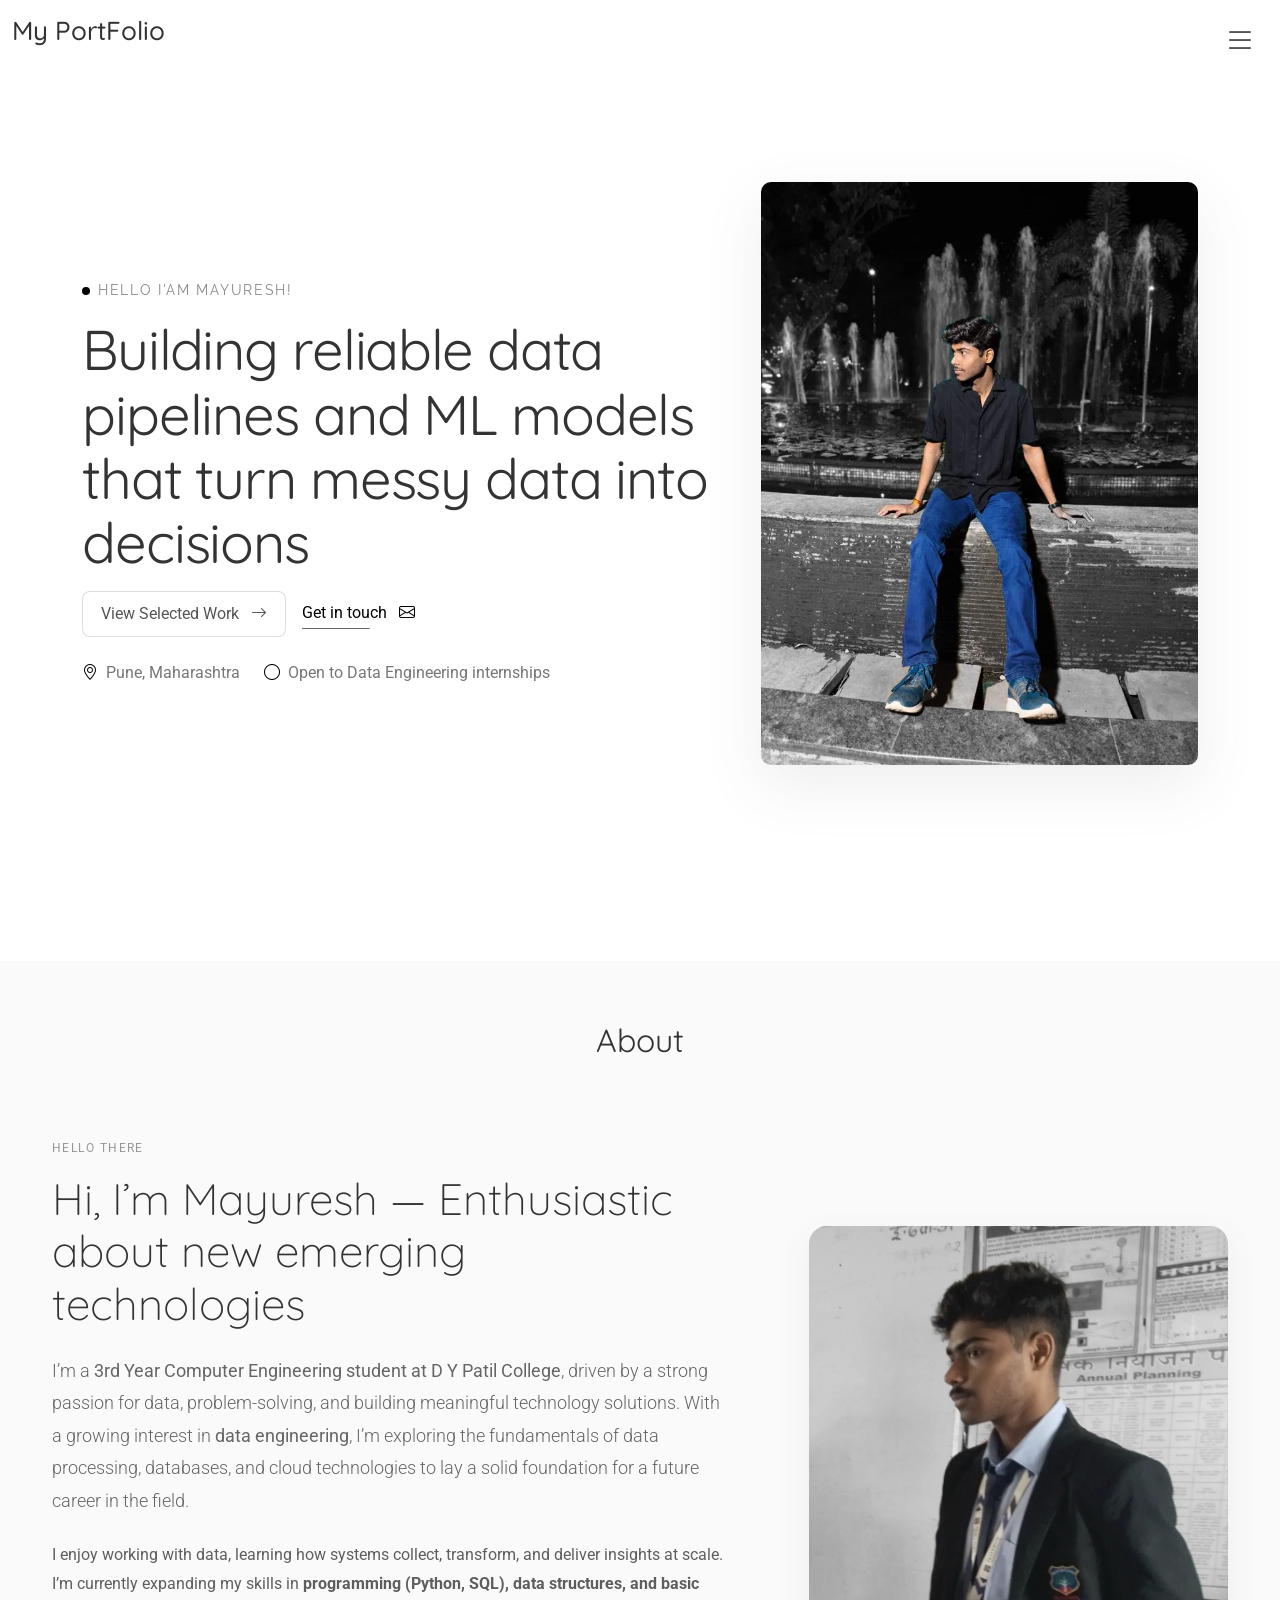
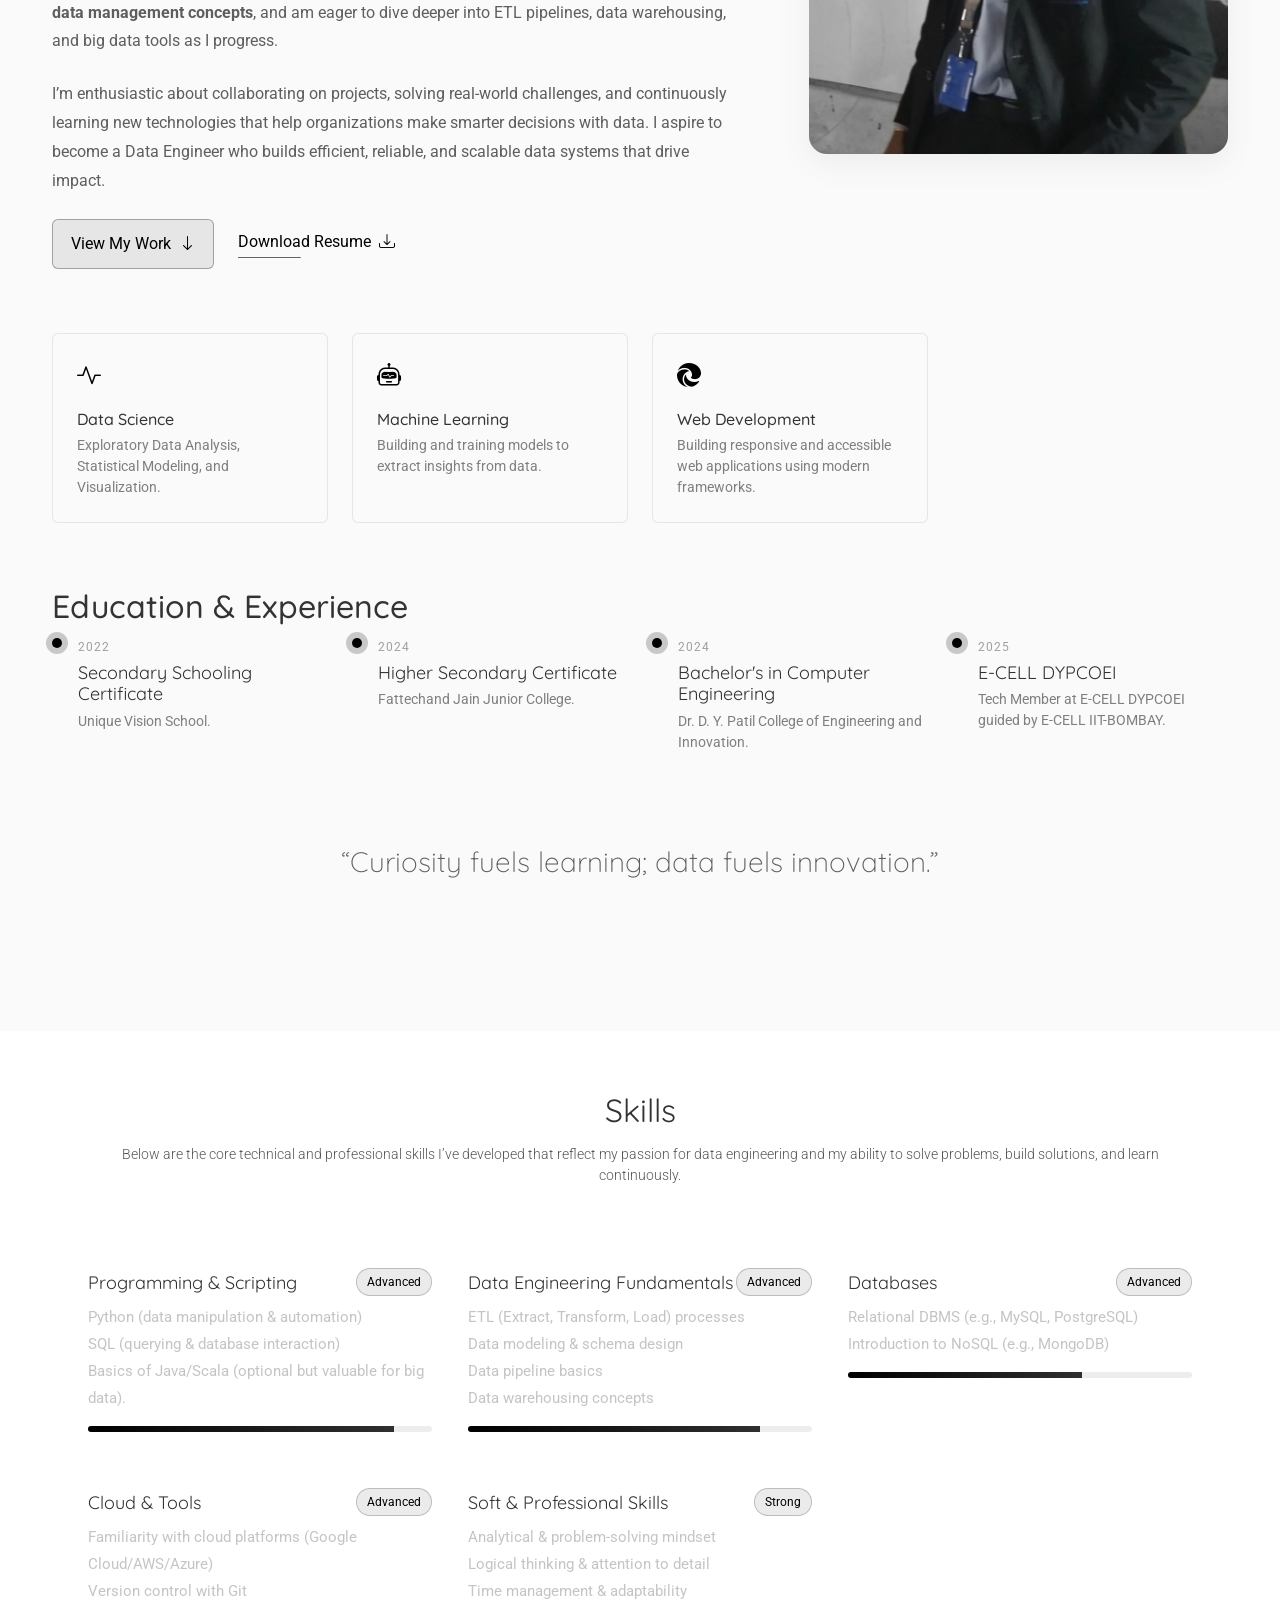
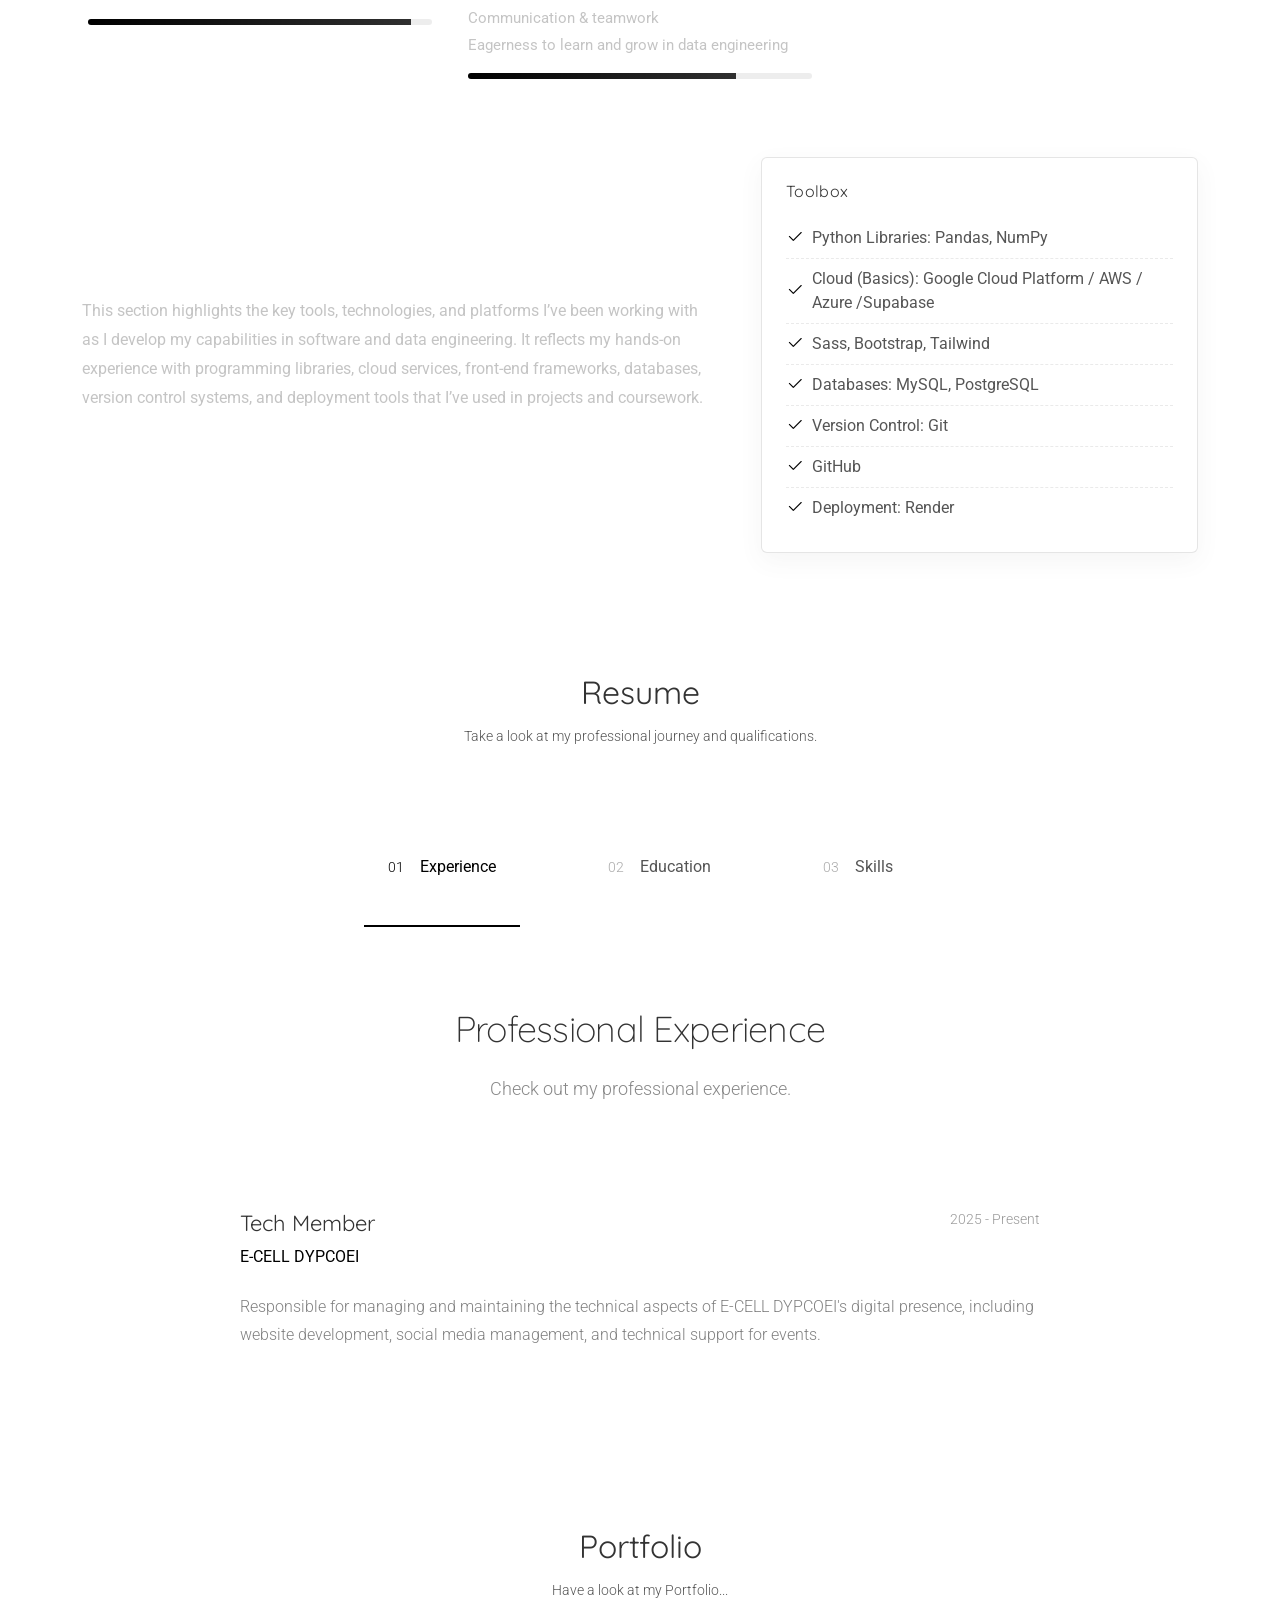
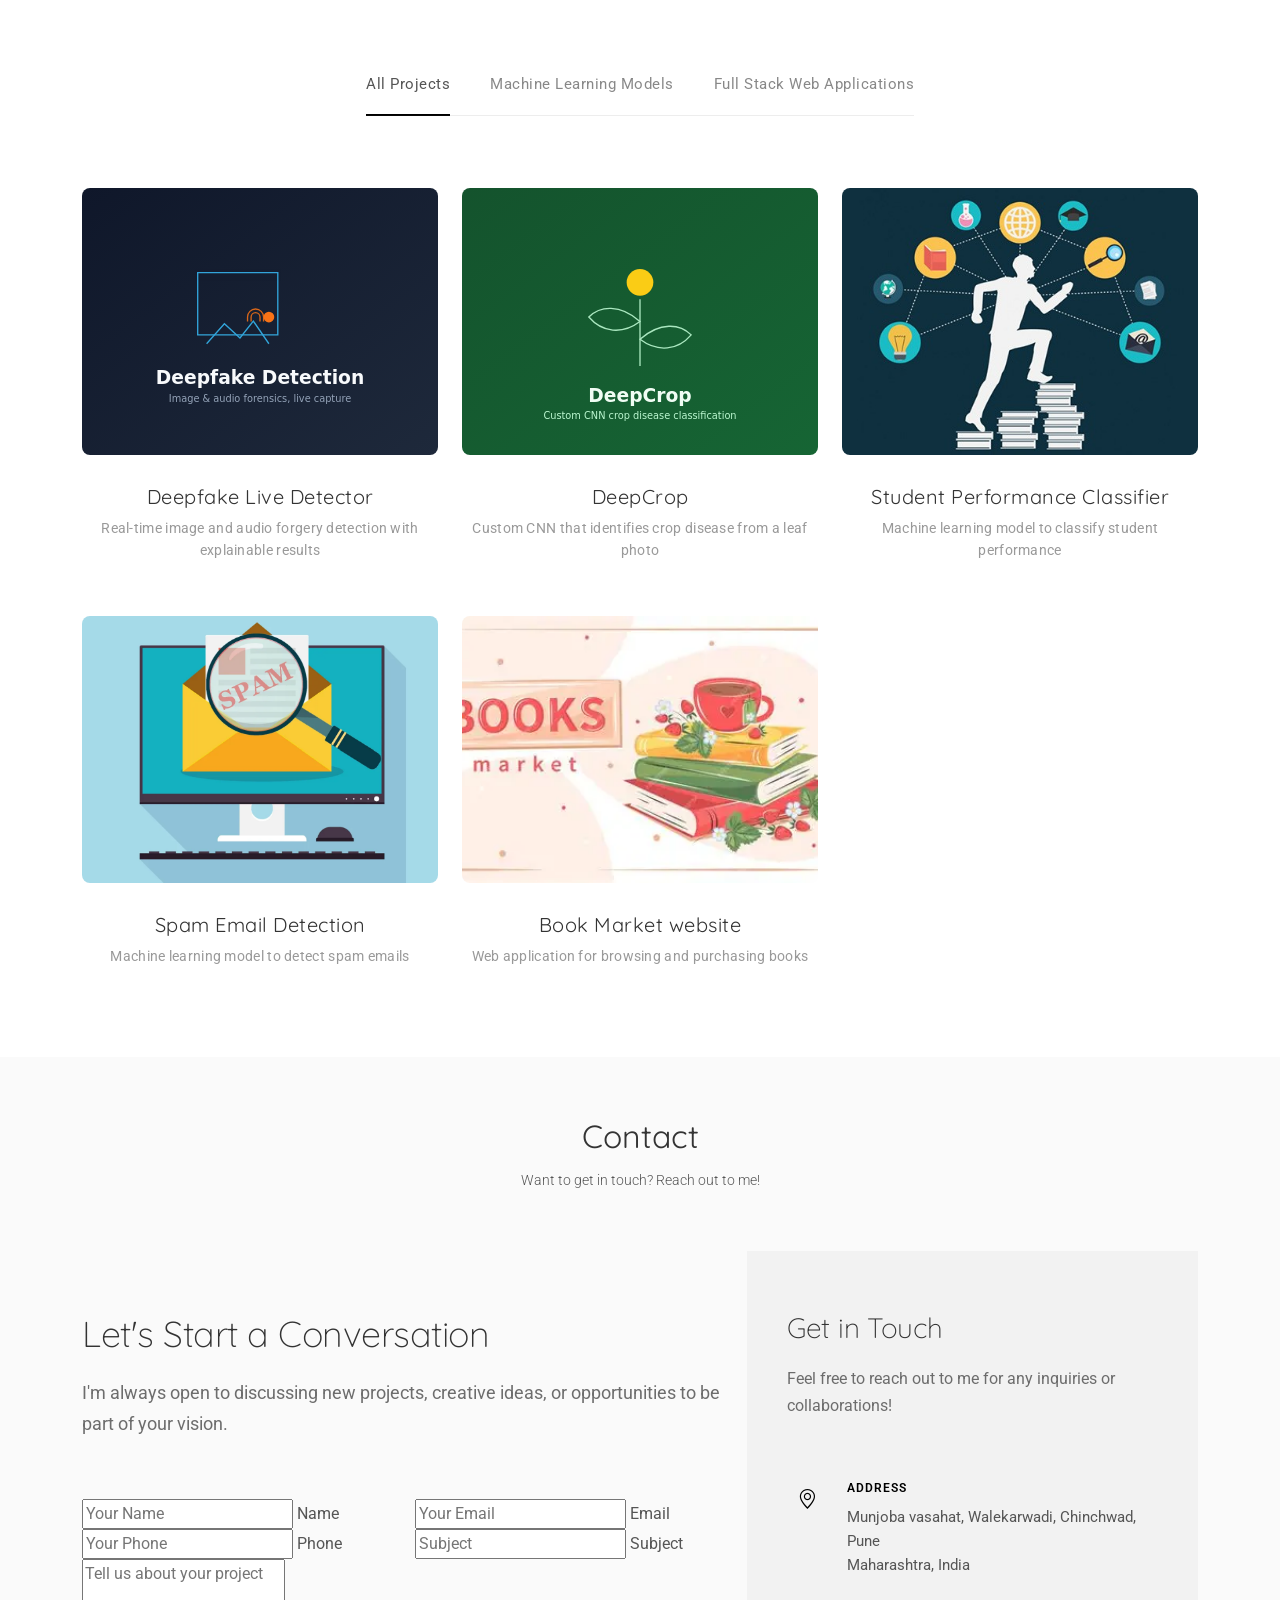
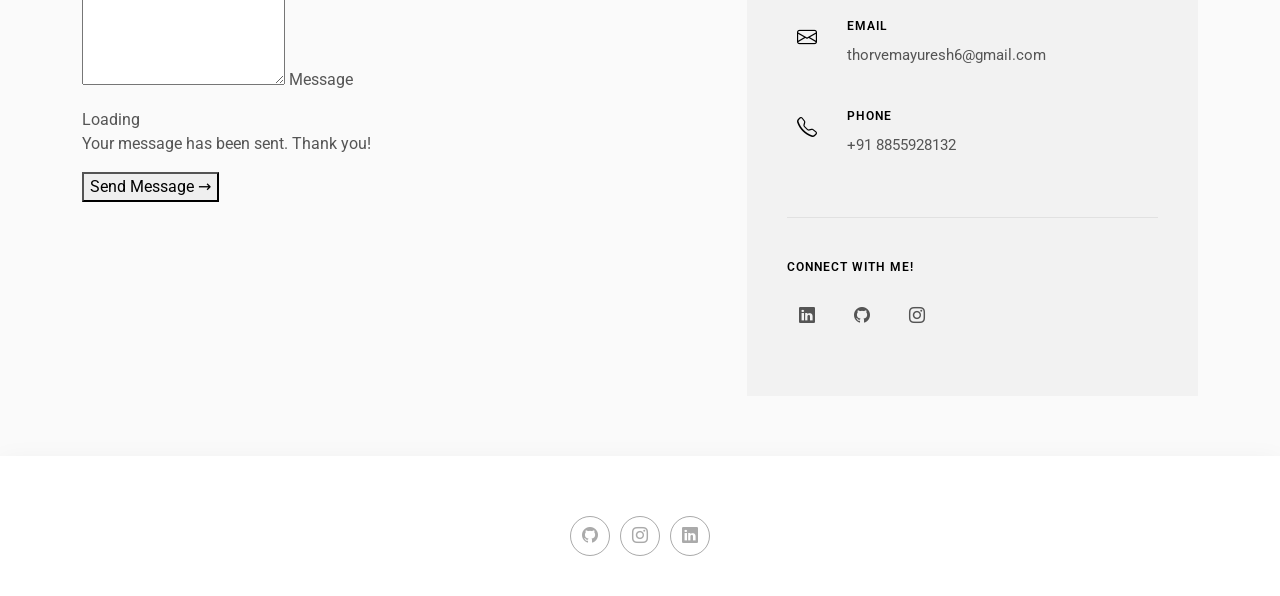
<file: index.html>
<!DOCTYPE html>
<html lang="en">

<head>
  <meta charset="utf-8">
  <meta content="width=device-width, initial-scale=1.0" name="viewport">
  <title>Mayuresh Thorve | Data Engineering &amp; Machine Learning Portfolio</title>
  <meta name="description" content="Portfolio of Mayuresh Thorve, a Computer Engineering student at Dr. D. Y. Patil College of Engineering and Innovation working on data engineering, machine learning and computer vision.">
  <link rel="canonical" href="https://mayuresh-portfolio.onrender.com/">
  <meta property="og:type" content="profile">
  <meta property="og:title" content="Mayuresh Thorve | Data Engineering &amp; Machine Learning">
  <meta property="og:description" content="Data pipelines, machine learning models and computer vision projects by Mayuresh Thorve.">
  <meta property="og:url" content="https://mayuresh-portfolio.onrender.com/">
  <meta property="og:image" content="https://mayuresh-portfolio.onrender.com/assets/img/profile/portrait-hero.webp">
  <meta name="twitter:card" content="summary_large_image">
  <meta name="google-site-verification" content="3MATs6XAEeKwX1gHBbcw1UhDrYw-JZIZGClc1vETygA" />

  <script type="application/ld+json">
  {
    "@context": "https://schema.org",
    "@type": "Person",
    "name": "Mayuresh Thorve",
    "url": "https://mayuresh-portfolio.onrender.com/",
    "image": "https://mayuresh-portfolio.onrender.com/assets/img/profile/portrait-hero.webp",
    "email": "mailto:thorvemayuresh6@gmail.com",
    "jobTitle": "Data Engineering Student",
    "alumniOf": {
      "@type": "CollegeOrUniversity",
      "name": "Dr. D. Y. Patil College of Engineering and Innovation"
    },
    "address": {
      "@type": "PostalAddress",
      "addressLocality": "Pune",
      "addressRegion": "Maharashtra",
      "addressCountry": "IN"
    },
    "sameAs": [
      "https://github.com/Mayurroro",
      "https://www.linkedin.com/in/mayuresh-thorve-762656309"
    ],
    "knowsAbout": [
      "Data Engineering",
      "Machine Learning",
      "Computer Vision",
      "Python",
      "SQL",
      "ETL"
    ]
  }
  </script>
  <!-- Favicons -->
  <link href="assets/img/Zoro_fevicon.jpg" rel="apple-touch-icon">
  <link href="assets/img/zoro-jolly-roger-joaks.jpg" rel="icon">

  <!-- Fonts -->
  <link href="https://fonts.googleapis.com" rel="preconnect">
  <link href="https://fonts.gstatic.com" rel="preconnect" crossorigin>
  <link
    href="https://fonts.googleapis.com/css2?family=Roboto:ital,wght@0,100;0,300;0,400;0,500;0,700;0,900;1,100;1,300;1,400;1,500;1,700;1,900&family=Raleway:ital,wght@0,100;0,200;0,300;0,400;0,500;0,600;0,700;0,800;0,900;1,100;1,200;1,300;1,400;1,500;1,600;1,700;1,800;1,900&family=Quicksand:wght@300;400;500;600;700&display=swap"
    rel="stylesheet">

  <!-- Vendor CSS Files -->
  <link href="assets/vendor/bootstrap/css/bootstrap.min.css" rel="stylesheet">
  <link href="assets/vendor/bootstrap-icons/bootstrap-icons.css" rel="stylesheet">
  <link href="assets/vendor/aos/aos.css" rel="stylesheet">
  <link href="assets/vendor/glightbox/css/glightbox.min.css" rel="stylesheet">
  <link href="assets/vendor/swiper/swiper-bundle.min.css" rel="stylesheet">

  <!-- Main CSS File -->
  <link href="assets/css/main.css" rel="stylesheet">

</head>

<body class="index-page">

  <header id="header" class="header d-flex align-items-center position-relative">
    <div class="container-fluid position-relative d-flex align-items-center justify-content-between">

      <a href="index.html" class="logo d-flex align-items-center">
        <!-- Uncomment the line below if you also wish to use an image logo -->
        <!-- <img src="assets/img/logo.webp" alt=""> -->
        <h1 class="sitename">My PortFolio</h1>
      </a>

      <nav id="navmenu" class="navmenu">
        <ul>
          <li><a href="#hero" class="active">Home</a></li>
          <li><a href="#about">About</a></li>
          <li><a href="#resume">Resume</a></li>
          <li><a href="#portfolio">Portfolio</a></li>
          <li><a href="#contact">Contact</a></li>
        </ul>
        <i class="mobile-nav-toggle d-xl-none bi bi-list"></i>
      </nav>

    </div>
  </header>

  <main class="main">

    <!-- Hero Section -->
    <section id="hero" class="hero section">

      <div class="container" data-aos="fade-up" data-aos-delay="100">

        <div class="row align-items-center gx-5 gy-5">

          <div class="col-lg-7">
            <div class="intro" data-aos="fade-right" data-aos-delay="150">
              <div class="eyebrow d-inline-flex align-items-center gap-2 mb-3">
                <span class="dot"></span>
                <span class="text">Hello I'am Mayuresh!</span>
              </div>

              <h1 class="display-heading mb-3">
                <strong>Building reliable data pipelines and ML models that turn messy data into decisions</strong>
              </h1>

              <div class="cta-group d-flex flex-wrap align-items-center gap-3" data-aos="zoom-in" data-aos-delay="250">
                <a href="#portfolio" class="btn btn-ghost">
                  View Selected Work
                  <i class="bi bi-arrow-right ms-2"></i>
                </a>
                <a href="#contact" class="link-underline">
                  Get in touch
                  <i class="bi bi-envelope ms-2"></i>
                </a>
              </div>

              <div class="meta mt-4 d-flex flex-wrap align-items-center gap-4" data-aos="fade-up" data-aos-delay="300">
                <div class="meta-item d-flex align-items-center gap-2">
                  <i class="bi bi-geo-alt"></i>
                  <span>Pune, Maharashtra</span>
                </div>
                <div class="meta-item d-flex align-items-center gap-2">
                  <i class="bi bi-circle"></i>
                  <span>Open to Data Engineering internships</span>
                </div>
              </div>
            </div>
          </div>

          <div class="col-lg-5">
            <figure class="portrait-wrap position-relative" data-aos="fade-left" data-aos-delay="200">
              <img src="assets/img/profile/portrait-hero.webp" alt="Profile Portrait" width="700" height="934"
                class="img-fluid portrait-img">
              <figcaption class="visually-hidden">Mayuresh Thorve</figcaption>
            </figure>
          </div>

        </div>

      </div>

    </section><!-- /Hero Section -->

    <!-- About Section -->
    <section id="about" class="about section light-background">

      <!-- Section Title -->
      <div class="container section-title" data-aos="fade-up">
        <h2>About</h2>
      </div><!-- End Section Title -->

      <div class="container" data-aos="fade-up" data-aos-delay="100">

        <!-- Intro + Photo -->
        <div class="row align-items-center justify-content-between intro-wrap gy-5">
          <div class="col-lg-7" data-aos="fade-right" data-aos-delay="150">
            <div class="intro-content">
              <span class="eyebrow">Hello there</span>
              <h2 class="headline">Hi, I’m Mayuresh — Enthusiastic about new emerging technologies</h2>
              <p class="lead">
                I’m a <strong>3rd Year Computer Engineering student at D Y Patil College</strong>, driven by a strong
                passion for data, problem-solving, and building meaningful technology solutions. With a growing interest
                in <strong>data engineering</strong>, I’m exploring the fundamentals of data processing, databases, and
                cloud technologies to lay a solid foundation for a future career in the field.
              </p>
              <p>
                I enjoy working with data, learning how systems collect, transform, and deliver insights at scale. I’m
                currently expanding my skills in <strong>programming (Python, SQL), data structures, and basic data
                  management concepts</strong>, and am eager to dive deeper into ETL pipelines, data warehousing, and
                big data tools as I progress.
              </p>
              <p>
                I’m enthusiastic about collaborating on projects, solving real-world challenges, and continuously
                learning new technologies that help organizations make smarter decisions with data. I aspire to become a
                Data Engineer who builds efficient, reliable, and scalable data systems that drive impact.
              </p>


              <div class="cta-group">
                <a href="#portfolio" class="btn-ghost">
                  View My Work <i class="bi bi-arrow-down"></i>
                </a>
                <a href="assets/resume.pdf" class="link-underline" download>
                  Download Resume <i class="bi bi-download"></i>
                </a>
              </div>
            </div>
          </div>

          <div class="col-lg-5" data-aos="zoom-in" data-aos-delay="250">
            <figure class="profile-figure text-center text-lg-end">
              <img src="assets/img/profile/portrait.webp" alt="Portrait of Mayuresh" width="900" height="1134"
                class="img-fluid profile-photo">
              <figcaption class="profile-caption d-flex justify-content-end">
              </figcaption>
            </figure>
          </div>
        </div>
        <!-- End Intro + Photo -->

        <!-- Skills Grid -->
        <div class="skills-wrap">
          <div class="row g-4">
            <div class="col-6 col-md-4 col-lg-3" data-aos="fade-up" data-aos-delay="120">
              <div class="skill-item">
                <i class="bi bi-activity"></i>
                <h3>Data Science</h3>
                <p>Exploratory Data Analysis, Statistical Modeling, and Visualization.</p>
              </div>
            </div>
            <div class="col-6 col-md-4 col-lg-3" data-aos="fade-up" data-aos-delay="180">
              <div class="skill-item">
                <i class="bi bi-robot"></i>
                <h3>Machine Learning</h3>
                <p>Building and training models to extract insights from data.</p>
              </div>
            </div>
            <div class="col-6 col-md-4 col-lg-3" data-aos="fade-up" data-aos-delay="240">
              <div class="skill-item">
                <i class="bi bi-browser-edge"></i>
                <h3>Web Development</h3>
                <p>Building responsive and accessible web applications using modern frameworks.</p>
              </div>
            </div>
          </div>
        </div>
        <!-- End Skills Grid -->

        <!-- Journey Timeline -->
        <div class="journey-wrap">
          <h2 class="journey-title" data-aos="fade-up" data-aos-delay="100">Education & Experience</h2>
          <div class="row g-4">
            <div class="col-md-6 col-lg-3" data-aos="fade-up" data-aos-delay="120">
              <article class="timeline-item">
                <span class="dot"></span>
                <time>2022</time>
                <h4>Secondary Schooling Certificate</h4>
                <p>Unique Vision School.</p>
              </article>
            </div>
            <div class="col-md-6 col-lg-3" data-aos="fade-up" data-aos-delay="180">
              <article class="timeline-item">
                <span class="dot"></span>
                <time>2024</time>
                <h4>Higher Secondary Certificate</h4>
                <p>Fattechand Jain Junior College.</p>
              </article>
            </div>
            <div class="col-md-6 col-lg-3" data-aos="fade-up" data-aos-delay="240">
              <article class="timeline-item">
                <span class="dot"></span>
                <time>2024</time>
                <h4>Bachelor's in Computer Engineering</h4>
                <p>Dr. D. Y. Patil College of Engineering and Innovation.</p>
              </article>
            </div>
            <div class="col-md-6 col-lg-3" data-aos="fade-up" data-aos-delay="300">
              <article class="timeline-item">
                <span class="dot"></span>
                <time>2025</time>
                <h4>E-CELL DYPCOEI</h4>
                <p>Tech Member at E-CELL DYPCOEI guided by E-CELL IIT-BOMBAY.</p>
              </article>
            </div>
          </div>
        </div>
        <!-- End Journey Timeline -->

        <!-- Quote -->
        <blockquote class="personal-quote" data-aos="fade-down" data-aos-delay="200">
          <p>“Curiosity fuels learning; data fuels innovation.”</p>
        </blockquote>
        <!-- End Quote -->
      </div>

    </section><!-- /About Section -->

    <!-- Skills Section -->
    <section id="skills" class="skills section">

      <!-- Section Title -->
      <div class="container section-title" data-aos="fade-up">
        <h2>Skills</h2>
        <p>Below are the core technical and professional skills I’ve developed that reflect my passion for data
          engineering and my ability to solve problems, build solutions, and learn continuously.</p>
      </div><!-- End Section Title -->

      <div class="container" data-aos="fade-up" data-aos-delay="100">

        <div class="row gy-4">
          <div class="col-lg-4" data-aos="fade-up" data-aos-delay="150">
            <article class="skill-block skills-animation">
              <header class="d-flex align-items-center justify-content-between mb-2">
                <h3 class="skill-title">Programming & Scripting</h3>
                <span class="skill-badge">Advanced</span>
              </header>
              <p class="skill-desc">Python (data manipulation & automation)<br>SQL (querying & database
                interaction)<br>Basics of Java/Scala (optional but valuable for big data).</p>
              <div class="progress slim">
                <div class="progress-bar" role="progressbar" aria-valuenow="89" aria-valuemin="0" aria-valuemax="100">
                </div>
              </div>
            </article>
          </div>

          <div class="col-lg-4" data-aos="fade-up" data-aos-delay="200">
            <article class="skill-block skills-animation">
              <header class="d-flex align-items-center justify-content-between mb-2">
                <h3 class="skill-title">Data Engineering Fundamentals</h3>
                <span class="skill-badge">Advanced</span>
              </header>
              <p class="skill-desc">ETL (Extract, Transform, Load) processes<br>Data modeling & schema design<br>Data
                pipeline basics<br>Data warehousing concepts</p>
              <div class="progress slim">
                <div class="progress-bar" role="progressbar" aria-valuenow="85" aria-valuemin="0" aria-valuemax="100">
                </div>
              </div>
            </article>
          </div>

          <div class="col-lg-4" data-aos="fade-up" data-aos-delay="250">
            <article class="skill-block skills-animation">
              <header class="d-flex align-items-center justify-content-between mb-2">
                <h3 class="skill-title">Databases</h3>
                <span class="skill-badge">Advanced</span>
              </header>
              <p class="skill-desc">Relational DBMS (e.g., MySQL, PostgreSQL)<br>Introduction to NoSQL (e.g., MongoDB)
              </p>
              <div class="progress slim">
                <div class="progress-bar" role="progressbar" aria-valuenow="68" aria-valuemin="0" aria-valuemax="100">
                </div>
              </div>
            </article>
          </div>
        </div><!-- End Skill Row 1 -->

        <div class="row gy-4 mt-1">
          <div class="col-lg-4" data-aos="fade-up" data-aos-delay="150">
            <article class="skill-block skills-animation">
              <header class="d-flex align-items-center justify-content-between mb-2">
                <h3 class="skill-title">Cloud & Tools</h3>
                <span class="skill-badge">Advanced</span>
              </header>
              <p class="skill-desc">Familiarity with cloud platforms (Google Cloud/AWS/Azure)<br>Version control with
                Git</p>
              <div class="progress slim">
                <div class="progress-bar" role="progressbar" aria-valuenow="94" aria-valuemin="0" aria-valuemax="100">
                </div>
              </div>
            </article>
          </div>

          <div class="col-lg-4" data-aos="fade-up" data-aos-delay="200">
            <article class="skill-block skills-animation">
              <header class="d-flex align-items-center justify-content-between mb-2">
                <h3 class="skill-title">Soft & Professional Skills</h3>
                <span class="skill-badge">Strong</span>
              </header>
              <p class="skill-desc">Analytical & problem-solving mindset<br>Logical thinking & attention to
                detail<br>Time management & adaptability <br>Communication & teamwork<br>Eagerness to learn and grow in
                data engineering</p>
              <div class="progress slim">
                <div class="progress-bar" role="progressbar" aria-valuenow="78" aria-valuemin="0" aria-valuemax="100">
                </div>
              </div>
            </article>
          </div>
        </div><!-- End Skill Row 2 -->

        <div class="row gx-5 gy-4 mt-5 align-items-center alt-grid">
          <div class="col-lg-5 order-lg-2" data-aos="fade-left" data-aos-delay="150">
            <div class="soft-card p-4 rounded-2">
              <h4 class="mini-head mb-3">Toolbox</h4>
              <ul class="list-unstyled tool-list mb-0">
                <li class="d-flex align-items-center gap-2"><i class="bi bi-check2"></i><span>Python Libraries: Pandas,
                    NumPy</span></li>
                <li class="d-flex align-items-center gap-2"><i class="bi bi-check2"></i><span>Cloud (Basics): Google
                    Cloud Platform / AWS / Azure /Supabase</span></li>
                <li class="d-flex align-items-center gap-2"><i class="bi bi-check2"></i><span>Sass, Bootstrap,
                    Tailwind</span></li>
                <li class="d-flex align-items-center gap-2"><i class="bi bi-check2"></i><span>Databases: MySQL,
                    PostgreSQL</span></li>
                <li class="d-flex align-items-center gap-2"><i class="bi bi-check2"></i><span>Version Control:
                    Git</span></li>
                <li class="d-flex align-items-center gap-2"><i class="bi bi-check2"></i><span>GitHub</span></li>
                <li class="d-flex align-items-center gap-2"><i class="bi bi-check2"></i><span>Deployment: Render</span>
                </li>
              </ul>
            </div>
          </div>

          <div class="col-lg-7 order-lg-1" data-aos="fade-up" data-aos-delay="200">
            <div class="note">
              <p class="mb-0">This section highlights the key tools, technologies, and platforms I’ve been working with
                as I develop my capabilities in software and data engineering. It reflects my hands-on experience with
                programming libraries, cloud services, front-end frameworks, databases, version control systems, and
                deployment tools that I’ve used in projects and coursework.</p>
            </div>
          </div>
        </div>

      </div>

    </section><!-- /Skills Section -->

    <!-- Resume Section -->
    <section id="resume" class="resume section">

      <!-- Section Title -->
      <div class="container section-title" data-aos="fade-up">
        <h2>Resume</h2>
        <p>Take a look at my professional journey and qualifications.</p>
      </div><!-- End Section Title -->

      <div class="container" data-aos="fade-up" data-aos-delay="100">

        <div class="row">
          <div class="col-lg-12">
            <ul class="nav nav-pills resume-navigation justify-content-center" id="resume-resume-tabs" role="tablist"
              data-aos="fade-up" data-aos-delay="200">
              <li class="nav-item" role="presentation">
                <button class="nav-link active" id="resume-experience-tab" data-bs-toggle="pill"
                  data-bs-target="#resume-experience" type="button" role="tab" aria-controls="resume-experience"
                  aria-selected="true">
                  <span class="nav-number">01</span>
                  <span class="nav-label">Experience</span>
                </button>
              </li>
              <li class="nav-item" role="presentation">
                <button class="nav-link" id="resume-education-tab" data-bs-toggle="pill"
                  data-bs-target="#resume-education" type="button" role="tab" aria-controls="resume-education"
                  aria-selected="false">
                  <span class="nav-number">02</span>
                  <span class="nav-label">Education</span>
                </button>
              </li>
              <li class="nav-item" role="presentation">
                <button class="nav-link" id="resume-skills-tab" data-bs-toggle="pill" data-bs-target="#resume-skills"
                  type="button" role="tab" aria-controls="resume-skills" aria-selected="false">
                  <span class="nav-number">03</span>
                  <span class="nav-label">Skills</span>
                </button>
              </li>
            </ul>
          </div>
        </div>

        <div class="tab-content resume-content" id="resume-resume-tabContent">
          <div class="tab-pane fade show active" id="resume-experience" role="tabpanel"
            aria-labelledby="resume-experience-tab" tabindex="0" data-aos="fade-up" data-aos-delay="300">
            <div class="section-intro">
              <h2>Professional Experience</h2>
              <p>Check out my professional experience.</p>
            </div>

            <div class="experience-grid">
              <div class="experience-item" data-aos="fade-up" data-aos-delay="400">
                <div class="item-header">
                  <div class="position-info">
                    <h3>Tech Member</h3>
                    <div class="company">E-CELL DYPCOEI</div>
                  </div>
                  <div class="period">2025 - Present</div>
                </div>
                <div class="item-content">
                  <p>Responsible for managing and maintaining the technical aspects of E-CELL DYPCOEI's digital
                    presence, including website development, social media management, and technical support for events.
                  </p>
                </div>
              </div>
            </div>
          </div>

          <div class="tab-pane fade" id="resume-education" role="tabpanel" aria-labelledby="resume-education-tab"
            tabindex="0" data-aos="fade-up" data-aos-delay="300">
            <div class="section-intro">
              <h2>Check out my Educational Background</h2>
              <p></p>
            </div>

            <div class="education-list">
              <div class="education-entry" data-aos="fade-up" data-aos-delay="400">
                <div class="degree-year">2022</div>
                <div class="degree-details">
                  <h3>Secondary Education</h3>
                  <div class="institution">Unique Vision School</div>
                  <p>Completed my secondary education with a focus on science and mathematics.</p>
                </div>
              </div>

              <div class="education-entry" data-aos="fade-up" data-aos-delay="450">
                <div class="degree-year">2024</div>
                <div class="degree-details">
                  <h3>Higher Secondary Education</h3>
                  <div class="institution">Fattechand Jain Junior College</div>
                  <p>Completed my higher secondary education with a focus on science and mathematics.</p>
                </div>
              </div>

              <div class="education-entry" data-aos="fade-up" data-aos-delay="500">
                <div class="row">
                  <div class="degree-year">2024</div>
                  <div class="period">Present</div>
                </div>
                <div class="degree-details">
                  <h3>Bachelor of Engineering, Computer Engineering</h3>
                  <div class="institution">Dr. D. Y. Patil College of Engineering and Innovation</div>
                  <p>Currently pursuing a Bachelor of Engineering degree with a focus on computer science and
                    engineering principles.</p>
                </div>
              </div>
            </div>
          </div>

          <div class="tab-pane fade" id="resume-skills" role="tabpanel" aria-labelledby="resume-skills-tab" tabindex="0"
            data-aos="fade-up" data-aos-delay="300">
            <div class="section-intro">
              <h2>Core Skills</h2>
              <p>Take a sneak peek at my core skills.</p>
            </div>

            <div class="skills-categories">
              <div class="skill-category" data-aos="fade-up" data-aos-delay="400">
                <h3>Languages</h3>
                <div class="skill-tags">
                  <span class="skill-tag">Python</span>
                  <span class="skill-tag">JavaScript</span>
                  <span class="skill-tag">Java</span>
                  <span class="skill-tag">SQL</span>
                  <span class="skill-tag">HTML</span>
                  <span class="skill-tag">CSS</span>
                </div>
              </div>

              <div class="skill-category" data-aos="fade-up" data-aos-delay="450">
                <h3>Machine Learning &amp; AI</h3>
                <div class="skill-tags">
                  <span class="skill-tag">PyTorch</span>
                  <span class="skill-tag">Computer Vision</span>
                  <span class="skill-tag">Audio ML</span>
                  <span class="skill-tag">Grad-CAM</span>
                  <span class="skill-tag">ONNX</span>
                  <span class="skill-tag">Jupyter</span>
                  <span class="skill-tag">Claude AI</span>
                </div>
              </div>

              <div class="skill-category" data-aos="fade-up" data-aos-delay="500">
                <h3>Backend &amp; Tools</h3>
                <div class="skill-tags">
                  <span class="skill-tag">FastAPI</span>
                  <span class="skill-tag">REST APIs</span>
                  <span class="skill-tag">Streamlit</span>
                  <span class="skill-tag">OpenCV</span>
                  <span class="skill-tag">Docker</span>
                  <span class="skill-tag">Git &amp; GitHub</span>
                  <span class="skill-tag">Power BI</span>
                  <span class="skill-tag">Tableau</span>
                  <span class="skill-tag">Antigravity</span>
                </div>
              </div>

              <div class="skill-category" data-aos="fade-up" data-aos-delay="550">
                <h3>Collaboration</h3>
                <div class="skill-tags">
                  <span class="skill-tag">Leadership &amp; Teamwork</span>
                </div>
              </div>
            </div>
          </div>
        </div>

      </div>

    </section><!-- /Resume Section -->

    <!-- Portfolio Section -->
    <section id="portfolio" class="portfolio section">

      <!-- Section Title -->
      <div class="container section-title" data-aos="fade-up">
        <h2>Portfolio</h2>
        <p>Have a look at my Portfolio...</p>
      </div><!-- End Section Title -->

      <div class="container" data-aos="fade-up" data-aos-delay="100">

        <div class="isotope-layout" data-default-filter="*" data-layout="fitRows" data-sort="original-order">

          <div class="portfolio-filters-wrapper" data-aos="fade-up" data-aos-delay="100">
            <ul class="portfolio-filters isotope-filters">
              <li data-filter="*" class="filter-active">All Projects</li>
              <li data-filter=".filter-ml">Machine Learning Models</li>
              <li data-filter=".filter-web">Full Stack Web Applications</li>
            </ul>
          </div>

          <div class="row gy-4 portfolio-grid isotope-container" data-aos="fade-up" data-aos-delay="200">

            <div class="col-lg-4 col-md-6 portfolio-item isotope-item filter-ml">
              <div class="portfolio-card">
                <div class="image-container">
                  <img src="assets/img/portfolio/project-deepfake.svg" class="img-fluid"
                    alt="Deepfake Live Detector" loading="lazy">
                  <div class="overlay">
                    <div class="overlay-content">
                      <a href="portfolio-deepfake.html" class="glightbox zoom-link"
                        title="Deepfake Live Detector Project">
                        <i class="bi bi-zoom-in"></i>
                      </a>
                      <a href="portfolio-deepfake.html" class="details-link"
                        title="View Project Details">
                        <i class="bi bi-arrow-right"></i>
                      </a>
                    </div>
                  </div>
                </div>
                <div class="content">
                  <h3>Deepfake Live Detector</h3>
                  <p>Real-time image and audio forgery detection with explainable results</p>
                </div>
              </div>
            </div><!-- End Portfolio Item -->

            <div class="col-lg-4 col-md-6 portfolio-item isotope-item filter-ml">
              <div class="portfolio-card">
                <div class="image-container">
                  <img src="assets/img/portfolio/project-cropdisease.svg" class="img-fluid"
                    alt="DeepCrop crop disease detection" loading="lazy">
                  <div class="overlay">
                    <div class="overlay-content">
                      <a href="portfolio-cropdisease.html" class="glightbox zoom-link"
                        title="DeepCrop Project">
                        <i class="bi bi-zoom-in"></i>
                      </a>
                      <a href="portfolio-cropdisease.html" class="details-link"
                        title="View Project Details">
                        <i class="bi bi-arrow-right"></i>
                      </a>
                    </div>
                  </div>
                </div>
                <div class="content">
                  <h3>DeepCrop</h3>
                  <p>Custom CNN that identifies crop disease from a leaf photo</p>
                </div>
              </div>
            </div><!-- End Portfolio Item -->

            <div class="col-lg-4 col-md-6 portfolio-item isotope-item filter-ml">
              <div class="portfolio-card">
                <div class="image-container">
                  <img src="assets/img/portfolio/student_performance_classifier.jpg" class="img-fluid"
                    alt="Student Performance Classifier" loading="lazy">
                  <div class="overlay">
                    <div class="overlay-content">
                      <a href="portfolio-detailsstudentperformance.html" class="glightbox zoom-link"
                        title="Student Performance Classifier Project">
                        <i class="bi bi-zoom-in"></i>
                      </a>
                      <a href="portfolio-detailsstudentperformance.html" class="details-link"
                        title="View Project Details">
                        <i class="bi bi-arrow-right"></i>
                      </a>
                    </div>
                  </div>
                </div>
                <div class="content">
                  <h3>Student Performance Classifier</h3>
                  <p>Machine learning model to classify student performance</p>
                </div>
              </div>
            </div><!-- End Portfolio Item -->

              <div class="col-lg-4 col-md-6 portfolio-item isotope-item filter-ml">
                <div class="portfolio-card">
                  <div class="image-container">
                    <img src="assets/img/portfolio/spam-email.webp" class="img-fluid" alt="Spam Email Detection"
                    loading="lazy">
                  <div class="overlay">
                    <div class="overlay-content">
                      <a href="portfolio-spamemail.html" class="glightbox zoom-link"
                        title="Spam Email Detection Project">
                        <i class="bi bi-zoom-in"></i>
                      </a>
                      <a href="portfolio-spamemail.html" class="details-link" title="View Project Details">
                        <i class="bi bi-arrow-right"></i>
                      </a>
                    </div>
                  </div>
                </div>
                <div class="content">
                  <h3>Spam Email Detection</h3>
                  <p>Machine learning model to detect spam emails</p>
                </div>
              </div>
            </div><!-- End Portfolio Item -->

              <div class="col-lg-4 col-md-6 portfolio-item isotope-item filter-web">
              <div class="portfolio-card">
                <div class="image-container">
                  <img src="assets/img/portfolio/bookmarket.webp" class="img-fluid" alt="Book Market web application interface"
                    loading="lazy">
                  <div class="overlay">
                    <div class="overlay-content">
                      <a href="portfolio-bookmarket.html" class="glightbox zoom-link" title="bookmarket">
                        <i class="bi bi-zoom-in"></i>
                      </a>
                      <a href="portfolio-bookmarket.html" class="details-link" title="View Project Details">
                        <i class="bi bi-arrow-right"></i>
                      </a>
                    </div>
                  </div>
                </div>
                <div class="content">
                  <h3>Book Market website</h3>
                  <p>Web application for browsing and purchasing books</p>
                </div>
              </div>
            </div><!-- End Portfolio Item -->
          </div><!-- End Portfolio Grid -->
        </div><!-- End Isotope Layout -->
      </div><!-- End Container -->
    </section><!-- /Portfolio Section -->

    <!-- Contact Section -->
    <section id="contact" class="contact section light-background">
      <!-- Section Title -->
      <div class="container section-title" data-aos="fade-up">
        <h2>Contact</h2>
        <p>Want to get in touch? Reach out to me!</p>
      </div><!-- End Section Title -->

      <div class="container" data-aos="fade-up" data-aos-delay="100">
        <div class="row align-items-stretch">
          <div class="col-lg-7 order-lg-1 order-2" data-aos="fade-right" data-aos-delay="200">
            <div class="contact-form-container">
              <div class="form-intro">
                <h2>Let's Start a Conversation</h2>
                <p>I'm always open to discussing new projects, creative ideas, or opportunities to be part of your
                  vision.</p>
              </div>

              <form action="https://formspree.io/f/mvzlwdky" method="POST">
                <div class="row">
                  <div class="col-md-6">
                    <div class="form-field">
                      <input type="text" name="name" class="form-input" id="userName" placeholder="Your Name"
                        required="">
                      <label for="userName" class="field-label">Name</label>
                    </div>
                  </div>

                  <div class="col-md-6">
                    <div class="form-field">
                      <input type="email" class="form-input" name="email" id="userEmail" placeholder="Your Email"
                        required="">
                      <label for="userEmail" class="field-label">Email</label>
                    </div>
                  </div>
                </div>

                <div class="row">
                  <div class="col-md-6">
                    <div class="form-field">
                      <input type="tel" class="form-input" name="phone" id="userPhone" placeholder="Your Phone">
                      <label for="userPhone" class="field-label">Phone</label>
                    </div>
                  </div>

                  <div class="col-md-6">
                    <div class="form-field">
                      <input type="text" class="form-input" name="subject" id="messageSubject" placeholder="Subject"
                        required="">
                      <label for="messageSubject" class="field-label">Subject</label>
                    </div>
                  </div>
                </div>

                <div class="form-field message-field">
                  <textarea class="form-input message-input" name="message" id="userMessage" rows="5"
                    placeholder="Tell us about your project" required=""></textarea>
                  <label for="userMessage" class="field-label">Message</label>
                </div>

                <div class="my-3">
                  <div class="loading">Loading</div>
                  <div class="error-message"></div>
                  <div class="sent-message">Your message has been sent. Thank you!</div>
                </div>

                <button type="submit" class="send-button">
                  Send Message
                  <span class="button-arrow">→</span>
                </button>
              </form>
            </div>
          </div>

          <div class="col-lg-5 order-lg-2 order-1" data-aos="fade-left" data-aos-delay="300">
            <div class="contact-sidebar">
              <div class="contact-header">
                <h3>Get in Touch</h3>
                <p>Feel free to reach out to me for any inquiries or collaborations!</p>
              </div>

              <div class="contact-methods">
                <div class="contact-method" data-aos="fade-in" data-aos-delay="350">
                  <div class="contact-icon">
                    <i class="bi bi-geo-alt"></i>
                  </div>
                  <div class="contact-details">
                    <span class="method-label">Address</span>
                    <p>Munjoba vasahat, Walekarwadi, Chinchwad, Pune<br>Maharashtra, India</p>
                  </div>
                </div>

                <div class="contact-method" data-aos="fade-in" data-aos-delay="400">
                  <div class="contact-icon">
                    <i class="bi bi-envelope"></i>
                  </div>
                  <div class="contact-details">
                    <span class="method-label">Email</span>
                    <p>thorvemayuresh6@gmail.com</p>
                  </div>
                </div>

                <div class="contact-method" data-aos="fade-in" data-aos-delay="450">
                  <div class="contact-icon">
                    <i class="bi bi-telephone"></i>
                  </div>
                  <div class="contact-details">
                    <span class="method-label">Phone</span>
                    <p>+91 8855928132</p>
                  </div>
                </div>
              </div>

              <div class="connect-section" data-aos="fade-up" data-aos-delay="550">
                <span class="connect-label">Connect with me!</span>
                <div class="social-links">
                  <a href="https://www.linkedin.com/in/mayuresh-thorve-762656309" class="social-link">
                    <i class="bi bi-linkedin"></i>
                  </a>
                  <a href="https://github.com/Mayurroro" class="social-link">
                    <i class="bi bi-github"></i>
                  </a>
                  <a href="https://www.instagram.com/mayuresh348/" class="social-link">
                    <i class="bi bi-instagram"></i>
                  </a>
                </div>
              </div>
            </div>
          </div>
        </div>
      </div>
    </section><!-- /Contact Section -->

  </main>

  <footer id="footer" class="footer">

    <div class="container">
      <div class="social-links d-flex justify-content-center">
        <a href="https://github.com/Mayurroro"><i class="bi bi-github"></i></a>
        <a href="https://www.instagram.com/mayuresh348/"><i class="bi bi-instagram"></i></a>
        <a href="https://www.linkedin.com/in/mayuresh-thorve-762656309"><i class="bi bi-linkedin"></i></a>
      </div>
    </div>

  </footer>

  <!-- Scroll Top -->
  <a href="#" id="scroll-top" class="scroll-top d-flex align-items-center justify-content-center"><i
      class="bi bi-arrow-up-short"></i></a>

  <!-- Preloader -->
  <div id="preloader">
    <div></div>
    <div></div>
    <div></div>
    <div></div>
  </div>

  <!-- Vendor JS Files -->
  <script src="assets/vendor/bootstrap/js/bootstrap.bundle.min.js"></script>
  <script src="assets/vendor/aos/aos.js"></script>
  <script src="assets/vendor/waypoints/noframework.waypoints.js"></script>
  <script src="assets/vendor/imagesloaded/imagesloaded.pkgd.min.js"></script>
  <script src="assets/vendor/isotope-layout/isotope.pkgd.min.js"></script>
  <script src="assets/vendor/glightbox/js/glightbox.min.js"></script>
  <script src="assets/vendor/swiper/swiper-bundle.min.js"></script>

  <!-- Main JS File -->
  <script src="assets/js/main.js"></script>
  <!--Start of Tawk.to Script-->
  <script type="text/javascript">
    var Tawk_API = Tawk_API || {}, Tawk_LoadStart = new Date();
    (function () {
      var s1 = document.createElement("script"), s0 = document.getElementsByTagName("script")[0];
      s1.async = true;
      s1.src = 'https://embed.tawk.to/69a292f19d76e61c3879627a/1jihgs0gf';
      s1.charset = 'UTF-8';
      s1.setAttribute('crossorigin', '*');
      s0.parentNode.insertBefore(s1, s0);
    })();
  </script>
  <!-- Google tag (gtag.js) -->
  <script async src="https://www.googletagmanager.com/gtag/js?id=G-5RP12611H8"></script>
  <script>
    window.dataLayer = window.dataLayer || [];
    function gtag() { dataLayer.push(arguments); }
    gtag('js', new Date());

    gtag('config', 'G-5RP12611H8');
  </script>
  <!--End of Tawk.to Script-->
</body>

</html>
</file>
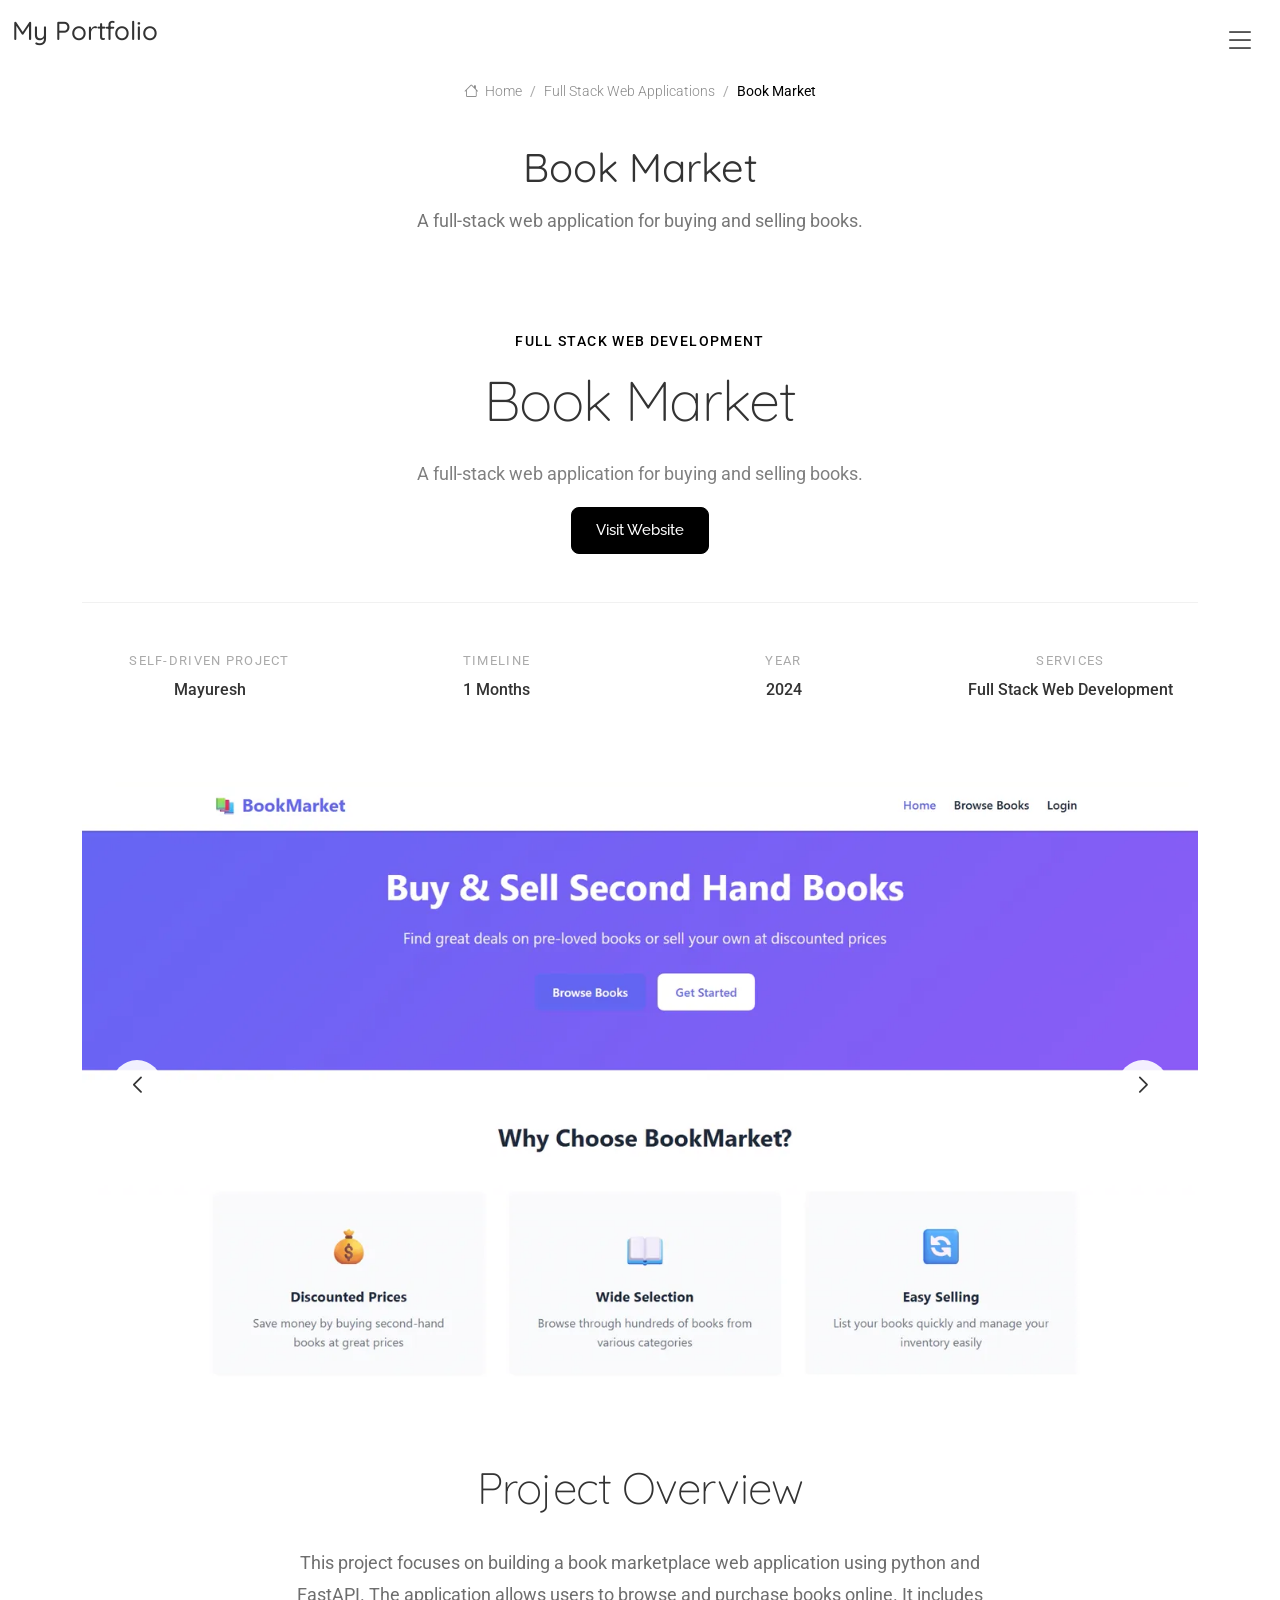
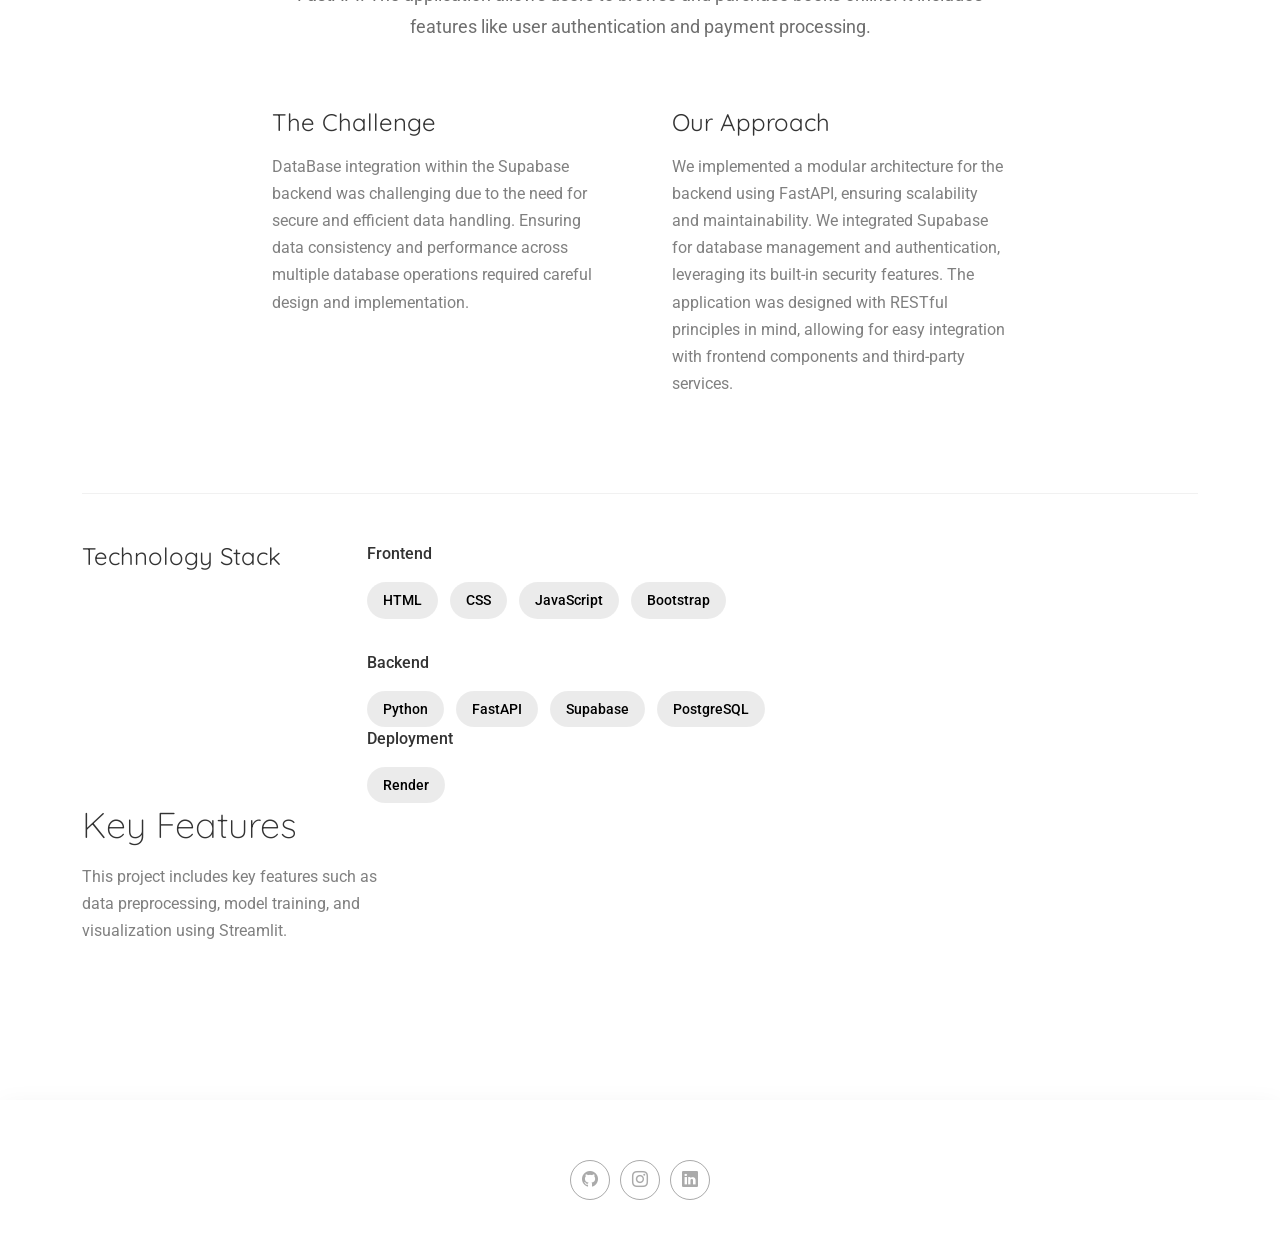
<file: portfolio-bookmarket.html>
<!DOCTYPE html>
<html lang="en">

<head>
  <meta charset="utf-8">
  <meta content="width=device-width, initial-scale=1.0" name="viewport">
  <title>Book Market | Full-Stack Web App by Mayuresh Thorve</title>
  <meta name="description" content="A full-stack web application for buying and selling books, with a responsive frontend, backend API and database, deployed on Render.">
  <link rel="canonical" href="https://mayuresh-portfolio.onrender.com/portfolio-bookmarket.html">
  <meta property="og:type" content="article">
  <meta property="og:title" content="Book Market">
  <meta property="og:description" content="A full-stack web application for buying and selling books.">
  <meta property="og:url" content="https://mayuresh-portfolio.onrender.com/portfolio-bookmarket.html">
  <meta property="og:image" content="https://mayuresh-portfolio.onrender.com/assets/img/portfolio/bookmarket.webp">
  <meta name="twitter:card" content="summary_large_image">

  <!-- Favicons -->
  <link href="assets/img/Zoro_fevicon.jpg" rel="icon">
  <link href="assets/img/zoro-jolly-roger-joaks.jpg" rel="apple-touch-icon">

  <!-- Fonts -->
  <link href="https://fonts.googleapis.com" rel="preconnect">
  <link href="https://fonts.gstatic.com" rel="preconnect" crossorigin>
  <link
    href="https://fonts.googleapis.com/css2?family=Roboto:ital,wght@0,100;0,300;0,400;0,500;0,700;0,900;1,100;1,300;1,400;1,500;1,700;1,900&family=Raleway:ital,wght@0,100;0,200;0,300;0,400;0,500;0,600;0,700;0,800;0,900;1,100;1,200;1,300;1,400;1,500;1,600;1,700;1,800;1,900&family=Quicksand:wght@300;400;500;600;700&display=swap"
    rel="stylesheet">

  <!-- Vendor CSS Files -->
  <link href="assets/vendor/bootstrap/css/bootstrap.min.css" rel="stylesheet">
  <link href="assets/vendor/bootstrap-icons/bootstrap-icons.css" rel="stylesheet">
  <link href="assets/vendor/aos/aos.css" rel="stylesheet">
  <link href="assets/vendor/glightbox/css/glightbox.min.css" rel="stylesheet">
  <link href="assets/vendor/swiper/swiper-bundle.min.css" rel="stylesheet">
  <!-- Main CSS File -->
  <link href="assets/css/main.css" rel="stylesheet">

</head>

<body class="portfolio-details-page">

  <header id="header" class="header d-flex align-items-center position-relative">
    <div class="container-fluid position-relative d-flex align-items-center justify-content-between">

      <a href="index.html" class="logo d-flex align-items-center">
        <!-- Uncomment the line below if you also wish to use an image logo -->
        <!-- <img src="assets/img/logo.webp" alt=""> -->
        <h1 class="sitename">My Portfolio</h1>
      </a>

      <nav id="navmenu" class="navmenu">
        <ul>
          <li><a href="index.html#hero">Home</a></li>
          <li><a href="index.html#about">About</a></li>
          <li><a href="index.html#resume">Resume</a></li>
          <li><a href="index.html#portfolio">Portfolio</a></li>
          <li><a href="index.html#contact">Contact</a></li>
        </ul>
        <i class="mobile-nav-toggle d-xl-none bi bi-list"></i>
      </nav>

    </div>
  </header>

  <main class="main">

    <!-- Page Title -->
    <div class="page-title">
      <div class="breadcrumbs">
        <nav aria-label="breadcrumb">
          <ol class="breadcrumb">
            <li class="breadcrumb-item"><a href="index.html"><i class="bi bi-house"></i> Home</a></li>
            <li class="breadcrumb-item"><a href="index.html#portfolio">Full Stack Web Applications</a></li>
            <li class="breadcrumb-item active current">Book Market</li>
          </ol>
        </nav>
      </div>

      <div class="title-wrapper">
          <h1>Book Market</h1>
          <p>A full-stack web application for buying and selling books.</p>
      </div>
    </div><!-- End Page Title -->

    <!-- Portfolio Details Section -->
    <section id="portfolio-details" class="portfolio-details section">

      <div class="container" data-aos="fade-up" data-aos-delay="100">

        <div class="project-hero">
          <div class="hero-content" data-aos="fade-up">
            <div class="project-category">Full Stack Web Development</div>
            <h1 class="project-title">Book Market</h1>
            <p class="project-subtitle">A full-stack web application for buying and selling books.</p>
            <a href="https://bookmarket-mayurroro.onrender.com/" class="visit-website-btn" target="_blank"
              rel="noopener">Visit Website</a>
          </div>

          <div class="project-meta-grid" data-aos="fade-up" data-aos-delay="200">
            <div class="meta-column">
              <div class="meta-label">Self-driven project</div>
              <div class="meta-value">Mayuresh</div>
            </div>
            <div class="meta-column">
              <div class="meta-label">Timeline</div>
              <div class="meta-value">1 Months</div>
            </div>
            <div class="meta-column">
              <div class="meta-label">Year</div>
              <div class="meta-value">2024</div>
            </div>
            <div class="meta-column">
              <div class="meta-label">Services</div>
              <div class="meta-value">Full Stack Web Development</div>
            </div>
          </div>
        </div>

        <div class="visual-showcase" data-aos="zoom-in" data-aos-delay="100">
          <div class="main-visual">
            <div class="portfolio-details-slider swiper init-swiper">
              <script type="application/json" class="swiper-config">
                {
                  "loop": true,
                  "speed": 600,
                  "autoplay": {
                    "delay": 4000
                  },
                  "effect": "creative",
                  "creativeEffect": {
                    "prev": {
                      "shadow": false,
                      "translate": ["-120%", 0, -500]
                    },
                    "next": {
                      "shadow": false,
                      "translate": ["120%", 0, -500]
                    }
                  },
                  "slidesPerView": 1,
                  "navigation": {
                    "nextEl": ".swiper-button-next",
                    "prevEl": ".swiper-button-prev"
                  }
                }
              </script>
              <div class="swiper-wrapper">
                <div class="swiper-slide">
                  <img src="assets/img/portfolio/bookmarket-1.webp" alt="Book Market web application interface, screenshot 1 of 5"
                    class="img-fluid" loading="lazy">
                </div>
                <div class="swiper-slide">
                  <img src="assets/img/portfolio/bookmarket-2.webp" alt="Book Market web application interface, screenshot 2 of 5"
                    class="img-fluid" loading="lazy">
                </div>
                <div class="swiper-slide">
                  <img src="assets/img/portfolio/bookmarket-mayurroro.onrender.com3.jpeg" alt="Book Market web application interface, screenshot 3 of 5"
                    class="img-fluid" loading="lazy">
                </div>
                <div class="swiper-slide">
                  <img src="assets/img/portfolio/bookmarket-mayurroro.onrender.com4.jpeg" alt="Book Market web application interface, screenshot 4 of 5"
                    class="img-fluid" loading="lazy">
                </div>
                <div class="swiper-slide">
                  <img src="assets/img/portfolio/bookmarket-mayurroro.onrender.com5.jpeg" alt="Book Market web application interface, screenshot 5 of 5"
                    class="img-fluid" loading="lazy">
                </div>
              </div>
              <div class="swiper-button-next"></div>
              <div class="swiper-button-prev"></div>
            </div>
          </div>
        </div>

      <div class="content-section">
        <div class="row">
          <div class="col-lg-8 offset-lg-2">
            <div class="project-overview" data-aos="fade-up">
              <h2>Project Overview</h2>
              <p class="overview-text">This project focuses on building a book marketplace web application using python
                and FastAPI. The application allows users to browse and purchase books online. It includes features like
                user authentication and payment processing.</p>

              <div class="challenge-solution">
                <div class="challenge-block" data-aos="fade-up" data-aos-delay="100">
                  <h3>The Challenge</h3>
                  <p>DataBase integration within the Supabase backend was challenging due to the need for secure and
                    efficient data handling. Ensuring data consistency and performance across multiple database
                    operations required careful design and implementation.</p>
                </div>

                <div class="solution-block" data-aos="fade-up" data-aos-delay="200">
                  <h3>Our Approach</h3>
                  <p>We implemented a modular architecture for the backend using FastAPI, ensuring scalability and
                    maintainability. We integrated Supabase for database management and authentication, leveraging its
                    built-in security features. The application was designed with RESTful principles in mind, allowing
                    for easy integration with frontend components and third-party services.</p>
                </div>
              </div>
            </div>
          </div>
        </div>
      </div>

      <div class="technology-stack" data-aos="fade-up" data-aos-delay="100">
        <div class="row">
          <div class="col-lg-3">
            <h3>Technology Stack</h3>
          </div>
          <div class="col-lg-9">
            <div class="tech-categories">
              <div class="tech-category" data-aos="fade-up" data-aos-delay="150">
                <div class="category-title">Frontend</div>
                <div class="tech-list">
                  <span class="tech-item">HTML</span>
                  <span class="tech-item">CSS</span>
                  <span class="tech-item">JavaScript</span>
                  <span class="tech-item">Bootstrap</span>
                </div>
              </div>
              <div class="tech-category" data-aos="fade-up" data-aos-delay="150">
                <div class="category-title">Backend</div>
                <div class="tech-list">
                  <span class="tech-item">Python</span>
                  <span class="tech-item">FastAPI</span>
                  <span class="tech-item">Supabase</span>
                  <span class="tech-item">PostgreSQL</span>
                </div>
                <div class="tech-category" data-aos="fade-up" data-aos-delay="150">
                  <div class="category-title">Deployment</div>
                  <div class="tech-list">
                    <span class="tech-item">Render</span>
                  </div>
                </div>
              </div>
            </div>
          </div>
        </div>

        <div class="key-features-section" data-aos="fade-up" data-aos-delay="100">
          <div class="row">
            <div class="col-lg-4">
              <div class="features-intro">
                <h3>Key Features</h3>
                <p>This project includes key features such as data preprocessing, model training, and visualization
                  using Streamlit.</p>
              </div>
            </div>
          </div>
        </div>
        </div>

      </div>

    </section><!-- /Portfolio Details Section -->
  </main>

  <footer id="footer" class="footer">

    <div class="container">
      <div class="social-links d-flex justify-content-center">
        <a href="https://github.com/Mayurroro"><i class="bi bi-github"></i></a>
        <a href="https://www.instagram.com/mayuresh348/"><i class="bi bi-instagram"></i></a>
        <a href="https://www.linkedin.com/in/mayuresh-thorve-762656309"><i class="bi bi-linkedin"></i></a>
      </div>
    </div>

  </footer>

  <!-- Scroll Top -->
  <a href="#" id="scroll-top" class="scroll-top d-flex align-items-center justify-content-center"><i
      class="bi bi-arrow-up-short"></i></a>

  <!-- Preloader -->
  <div id="preloader">
    <div></div>
    <div></div>
    <div></div>
    <div></div>
  </div>

  <!-- Vendor JS Files -->
  <script src="assets/vendor/bootstrap/js/bootstrap.bundle.min.js"></script>
  <script src="assets/vendor/aos/aos.js"></script>
  <script src="assets/vendor/waypoints/noframework.waypoints.js"></script>
  <script src="assets/vendor/imagesloaded/imagesloaded.pkgd.min.js"></script>
  <script src="assets/vendor/isotope-layout/isotope.pkgd.min.js"></script>
  <script src="assets/vendor/glightbox/js/glightbox.min.js"></script>
  <script src="assets/vendor/swiper/swiper-bundle.min.js"></script>

  <!-- Main JS File -->
  <script src="assets/js/main.js"></script>
  <!-- Google tag (gtag.js) -->
  <script async src="https://www.googletagmanager.com/gtag/js?id=G-5RP12611H8"></script>
  <script>
    window.dataLayer = window.dataLayer || [];
    function gtag() { dataLayer.push(arguments); }
    gtag('js', new Date());

    gtag('config', 'G-5RP12611H8');
  </script>

</body>

</html>
</file>
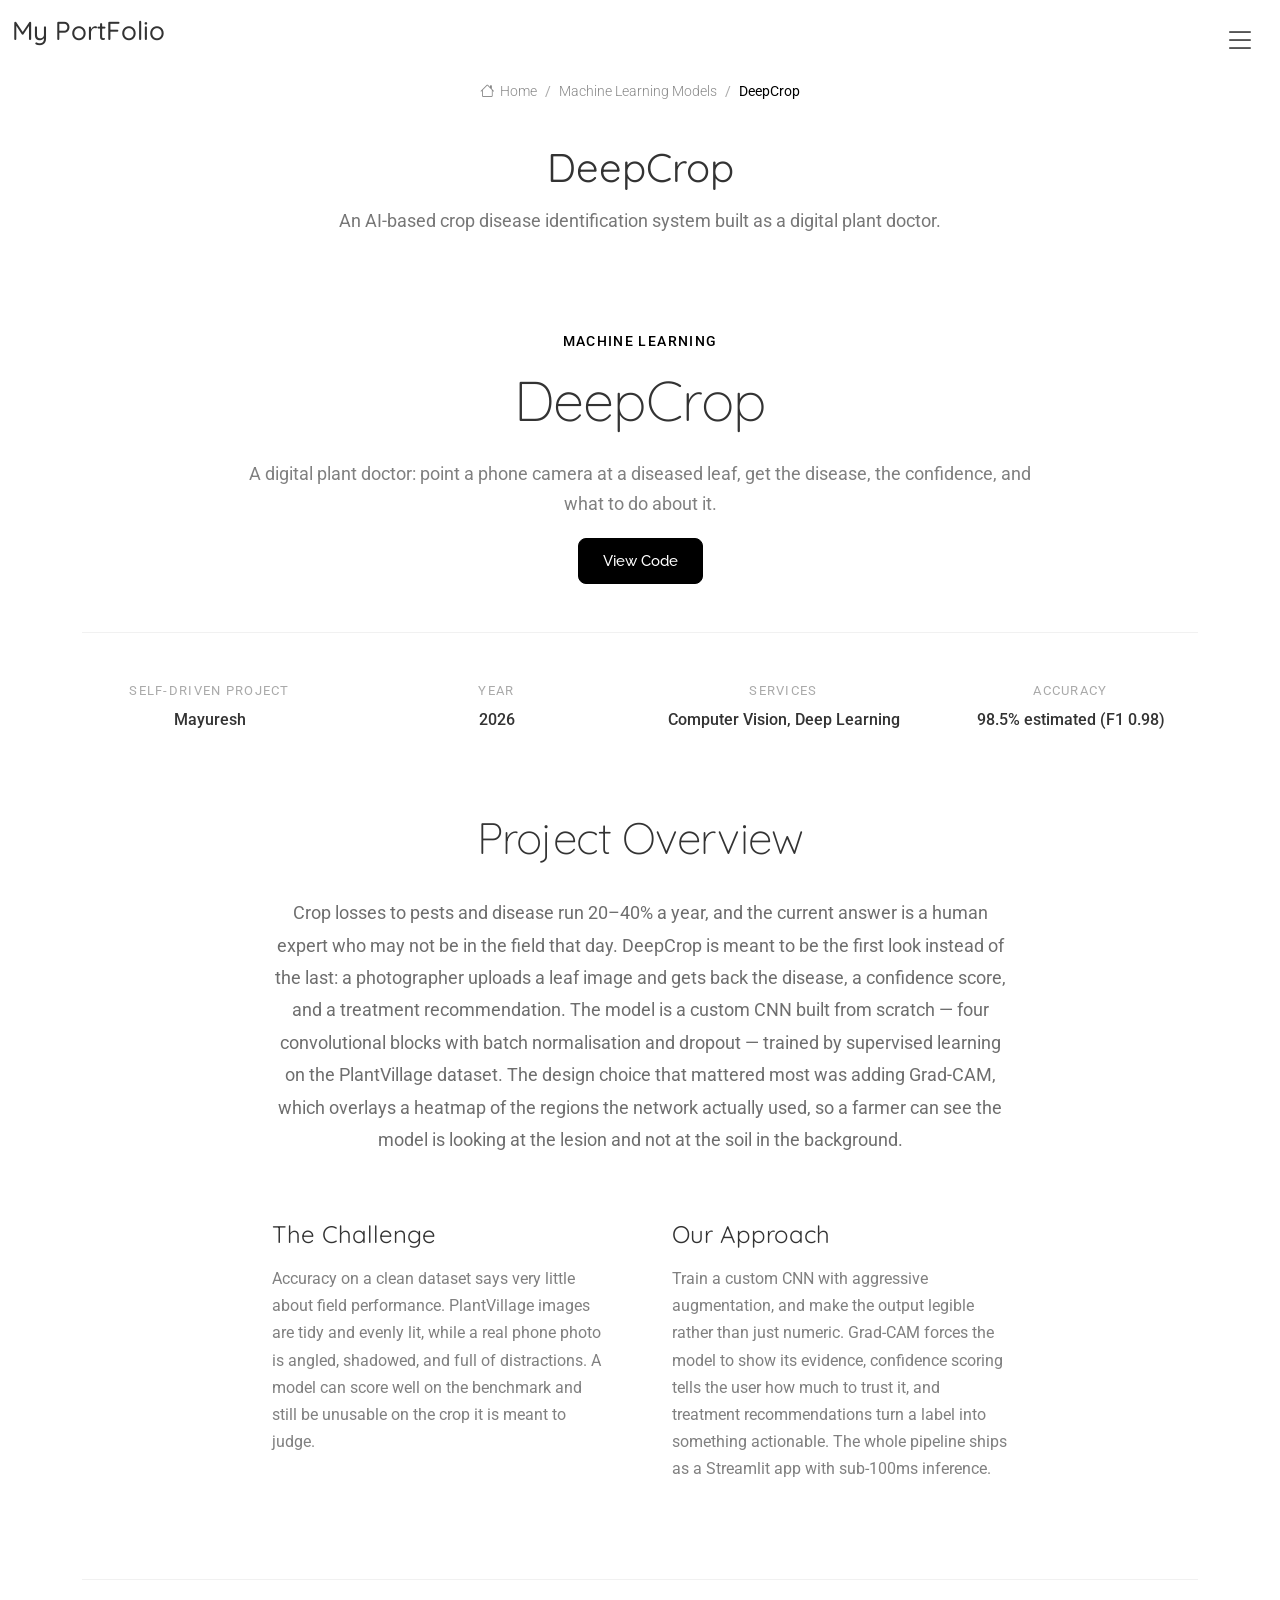
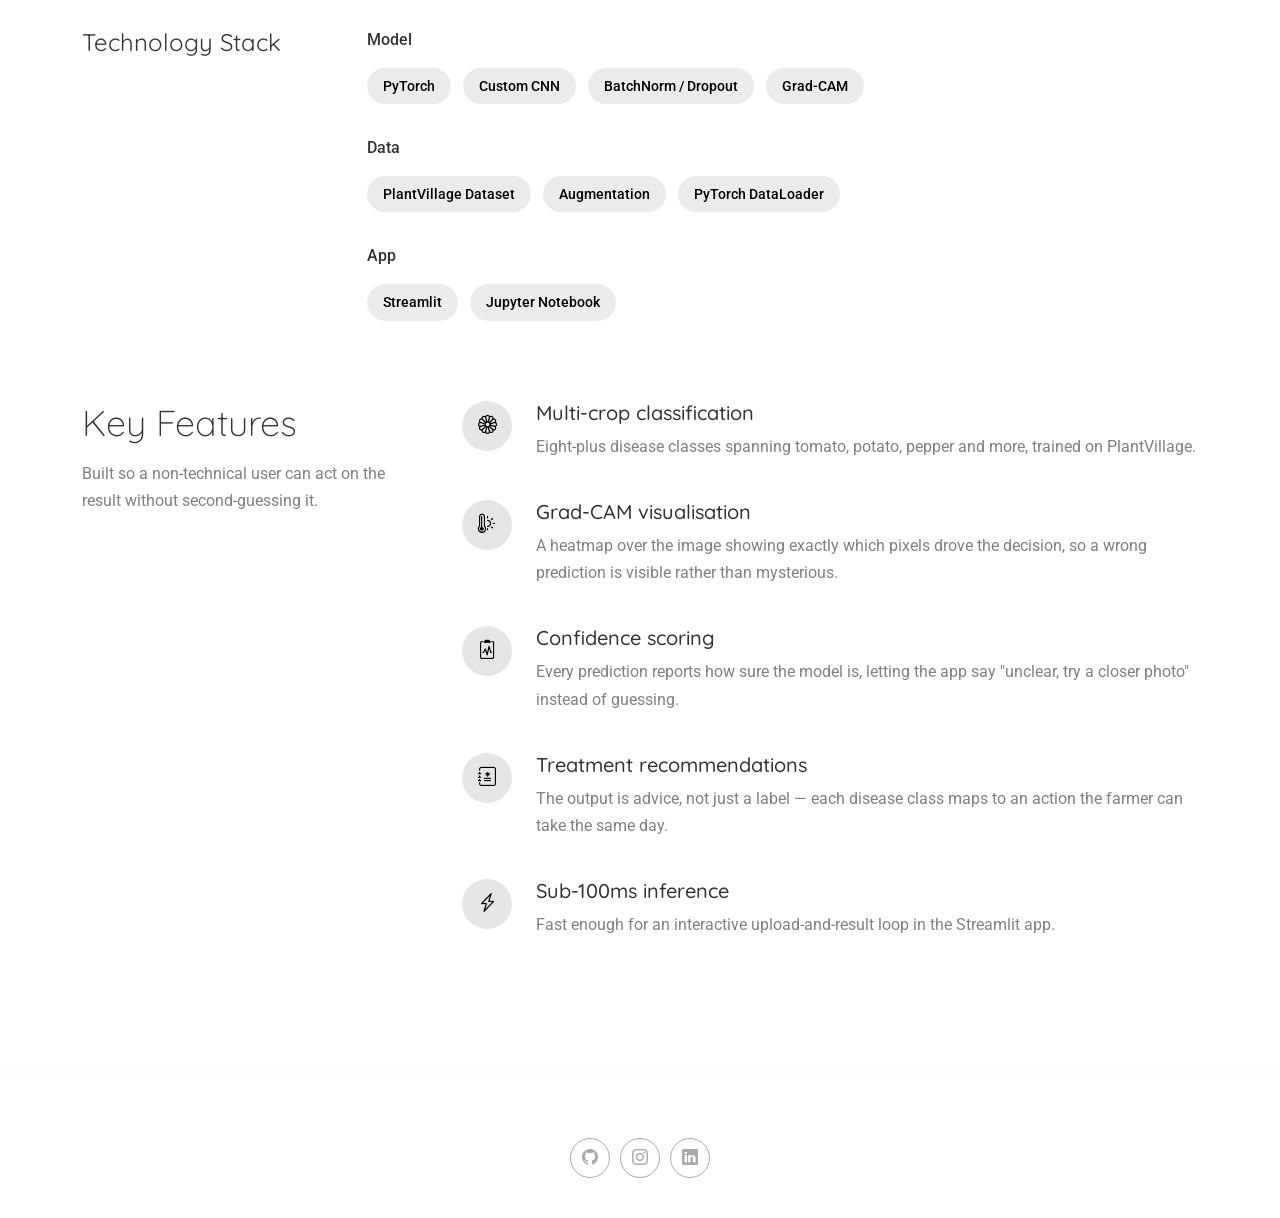
<file: portfolio-cropdisease.html>
<!DOCTYPE html>
<html lang="en">

<head>
  <meta charset="utf-8">
  <meta content="width=device-width, initial-scale=1.0" name="viewport">
  <title>DeepCrop Crop Disease Detection | Mayuresh Thorve</title>
  <meta name="description" content="A custom CNN trained from scratch on the PlantVillage dataset to classify crop diseases, with Grad-CAM visualisation and a Streamlit app. Estimated 98.5% accuracy.">
  <link rel="canonical" href="https://mayuresh-portfolio.onrender.com/portfolio-cropdisease.html">
  <meta property="og:type" content="article">
  <meta property="og:title" content="DeepCrop: Crop Disease Identification">
  <meta property="og:description" content="A custom CNN trained from scratch on PlantVillage, with Grad-CAM heatmaps and treatment recommendations.">
  <meta property="og:url" content="https://mayuresh-portfolio.onrender.com/portfolio-cropdisease.html">
  <meta property="og:image" content="https://mayuresh-portfolio.onrender.com/assets/img/portfolio/project-cropdisease.svg">
  <meta name="twitter:card" content="summary_large_image">

  <!-- Favicons -->
  <link href="assets/img/Zoro_fevicon.jpg" rel="icon">
  <link href="assets/img/zoro-jolly-roger-joaks.jpg" rel="apple-touch-icon">

  <!-- Fonts -->
  <link href="https://fonts.googleapis.com" rel="preconnect">
  <link href="https://fonts.gstatic.com" rel="preconnect" crossorigin>
  <link
    href="https://fonts.googleapis.com/css2?family=Roboto:ital,wght@0,100;0,300;0,400;0,500;0,700;0,900;1,100;1,300;1,400;1,500;1,700;1,900&family=Raleway:ital,wght@0,100;0,200;0,300;0,400;0,500;0,600;0,700;0,800;0,900;1,100;1,200;1,300;1,400;1,500;1,600;1,700;1,800;1,900&family=Quicksand:wght@300;400;500;600;700&display=swap"
    rel="stylesheet">

  <!-- Vendor CSS Files -->
  <link href="assets/vendor/bootstrap/css/bootstrap.min.css" rel="stylesheet">
  <link href="assets/vendor/bootstrap-icons/bootstrap-icons.css" rel="stylesheet">
  <link href="assets/vendor/aos/aos.css" rel="stylesheet">
  <link href="assets/vendor/glightbox/css/glightbox.min.css" rel="stylesheet">
  <link href="assets/vendor/swiper/swiper-bundle.min.css" rel="stylesheet">
  <!-- Main CSS File -->
  <link href="assets/css/main.css" rel="stylesheet">

</head>

<body class="portfolio-details-page">

  <header id="header" class="header d-flex align-items-center position-relative">
    <div class="container-fluid position-relative d-flex align-items-center justify-content-between">

      <a href="index.html" class="logo d-flex align-items-center">
        <h1 class="sitename">My PortFolio</h1>
      </a>

      <nav id="navmenu" class="navmenu">
        <ul>
          <li><a href="index.html#hero">Home</a></li>
          <li><a href="index.html#about">About</a></li>
          <li><a href="index.html#resume">Resume</a></li>
          <li><a href="index.html#portfolio">Portfolio</a></li>
          <li><a href="index.html#contact">Contact</a></li>
        </ul>
        <i class="mobile-nav-toggle d-xl-none bi bi-list"></i>
      </nav>

    </div>
  </header>

  <main class="main">

    <!-- Page Title -->
    <div class="page-title">
      <div class="breadcrumbs">
        <nav aria-label="breadcrumb">
          <ol class="breadcrumb">
            <li class="breadcrumb-item"><a href="index.html"><i class="bi bi-house"></i> Home</a></li>
            <li class="breadcrumb-item"><a href="index.html#portfolio">Machine Learning Models</a></li>
            <li class="breadcrumb-item active current">DeepCrop</li>
          </ol>
        </nav>
      </div>

      <div class="title-wrapper">
        <h1>DeepCrop</h1>
        <p>An AI-based crop disease identification system built as a digital plant doctor.</p>
      </div><!-- End Page Title -->
    </div>

    <section class="portfolio-details section">
      <div class="container" data-aos="fade-up" data-aos-delay="100">

        <div class="project-hero">
          <div class="hero-content" data-aos="fade-up">
            <div class="project-category">Machine Learning</div>
            <h2 class="project-title">DeepCrop</h2>
            <p class="project-subtitle">A digital plant doctor: point a phone camera at a diseased leaf, get the
              disease, the confidence, and what to do about it.</p>
            <a href="https://github.com/Mayurroro/Crop-Disease-Detection" class="visit-website-btn" target="_blank"
              rel="noopener">View Code</a>
          </div>

          <div class="project-meta-grid" data-aos="fade-up" data-aos-delay="200">
            <div class="meta-column">
              <div class="meta-label">Self-driven project</div>
              <div class="meta-value">Mayuresh</div>
            </div>
            <div class="meta-column">
              <div class="meta-label">Year</div>
              <div class="meta-value">2026</div>
            </div>
            <div class="meta-column">
              <div class="meta-label">Services</div>
              <div class="meta-value">Computer Vision, Deep Learning</div>
            </div>
            <div class="meta-column">
              <div class="meta-label">Accuracy</div>
              <div class="meta-value">98.5% estimated (F1 0.98)</div>
            </div>
          </div>
        </div>

        <div class="content-section">
          <div class="row">
            <div class="col-lg-8 offset-lg-2">
              <div class="project-overview" data-aos="fade-up">
                <h2>Project Overview</h2>
                <p class="overview-text">Crop losses to pests and disease run 20–40% a year, and the current answer
                  is a human expert who may not be in the field that day. DeepCrop is meant to be the first look
                  instead of the last: a photographer uploads a leaf image and gets back the disease, a confidence
                  score, and a treatment recommendation. The model is a custom CNN built from scratch — four
                  convolutional blocks with batch normalisation and dropout — trained by supervised learning on the
                  PlantVillage dataset. The design choice that mattered most was adding Grad-CAM, which overlays a
                  heatmap of the regions the network actually used, so a farmer can see the model is looking at the
                  lesion and not at the soil in the background.</p>

                <div class="challenge-solution">
                  <div class="challenge-block" data-aos="fade-up" data-aos-delay="100">
                    <h3>The Challenge</h3>
                    <p>Accuracy on a clean dataset says very little about field performance. PlantVillage images are
                      tidy and evenly lit, while a real phone photo is angled, shadowed, and full of distractions. A
                      model can score well on the benchmark and still be unusable on the crop it is meant to judge.</p>
                  </div>

                  <div class="solution-block" data-aos="fade-up" data-aos-delay="200">
                    <h3>Our Approach</h3>
                    <p>Train a custom CNN with aggressive augmentation, and make the output legible rather than
                      just numeric. Grad-CAM forces the model to show its evidence, confidence scoring tells the user
                      how much to trust it, and treatment recommendations turn a label into something actionable.
                      The whole pipeline ships as a Streamlit app with sub-100ms inference.</p>
                  </div>
                </div>
              </div>
            </div>
          </div>
        </div>

        <div class="technology-stack" data-aos="fade-up" data-aos-delay="100">
          <div class="row">
            <div class="col-lg-3">
              <h3>Technology Stack</h3>
            </div>
            <div class="col-lg-9">
              <div class="tech-categories">
                <div class="tech-category" data-aos="fade-up" data-aos-delay="150">
                  <div class="category-title">Model</div>
                  <div class="tech-list">
                    <span class="tech-item">PyTorch</span>
                    <span class="tech-item">Custom CNN</span>
                    <span class="tech-item">BatchNorm / Dropout</span>
                    <span class="tech-item">Grad-CAM</span>
                  </div>
                </div>
                <div class="tech-category" data-aos="fade-up" data-aos-delay="200">
                  <div class="category-title">Data</div>
                  <div class="tech-list">
                    <span class="tech-item">PlantVillage Dataset</span>
                    <span class="tech-item">Augmentation</span>
                    <span class="tech-item">PyTorch DataLoader</span>
                  </div>
                </div>
                <div class="tech-category" data-aos="fade-up" data-aos-delay="250">
                  <div class="category-title">App</div>
                  <div class="tech-list">
                    <span class="tech-item">Streamlit</span>
                    <span class="tech-item">Jupyter Notebook</span>
                  </div>
                </div>
              </div>
            </div>
          </div>
        </div>

        <div class="key-features-section" data-aos="fade-up" data-aos-delay="100">
          <div class="row">
            <div class="col-lg-4">
              <div class="features-intro">
                <h3>Key Features</h3>
                <p>Built so a non-technical user can act on the result without second-guessing it.</p>
              </div>
            </div>
            <div class="col-lg-8">
              <div class="features-list">
                <div class="feature-row">
                  <div class="feature-icon"><i class="bi bi-flower1"></i></div>
                  <div class="feature-content">
                    <h4>Multi-crop classification</h4>
                    <p>Eight-plus disease classes spanning tomato, potato, pepper and more, trained on PlantVillage.</p>
                  </div>
                </div>
                <div class="feature-row">
                  <div class="feature-icon"><i class="bi bi-thermometer-sun"></i></div>
                  <div class="feature-content">
                    <h4>Grad-CAM visualisation</h4>
                    <p>A heatmap over the image showing exactly which pixels drove the decision, so a wrong
                      prediction is visible rather than mysterious.</p>
                  </div>
                </div>
                <div class="feature-row">
                  <div class="feature-icon"><i class="bi bi-clipboard2-pulse"></i></div>
                  <div class="feature-content">
                    <h4>Confidence scoring</h4>
                    <p>Every prediction reports how sure the model is, letting the app say "unclear, try a closer
                      photo" instead of guessing.</p>
                  </div>
                </div>
                <div class="feature-row">
                  <div class="feature-icon"><i class="bi bi-journal-medical"></i></div>
                  <div class="feature-content">
                    <h4>Treatment recommendations</h4>
                    <p>The output is advice, not just a label — each disease class maps to an action the farmer can
                      take the same day.</p>
                  </div>
                </div>
                <div class="feature-row">
                  <div class="feature-icon"><i class="bi bi-lightning-charge"></i></div>
                  <div class="feature-content">
                    <h4>Sub-100ms inference</h4>
                    <p>Fast enough for an interactive upload-and-result loop in the Streamlit app.</p>
                  </div>
                </div>
              </div>
            </div>
          </div>
        </div>

      </div>
    </section><!-- /Portfolio Details Section -->
  </main>

  <footer id="footer" class="footer">

    <div class="container">
      <div class="social-links d-flex justify-content-center">
        <a href="https://github.com/Mayurroro"><i class="bi bi-github"></i></a>
        <a href="https://www.instagram.com/mayuresh348/"><i class="bi bi-instagram"></i></a>
        <a href="https://www.linkedin.com/in/mayuresh-thorve-762656309"><i class="bi bi-linkedin"></i></a>
      </div>
    </div>

  </footer>

  <!-- Scroll Top -->
  <a href="#" id="scroll-top" class="scroll-top d-flex align-items-center justify-content-center"><i
      class="bi bi-arrow-up-short"></i></a>

  <!-- Preloader -->
  <div id="preloader">
    <div></div>
    <div></div>
    <div></div>
    <div></div>
  </div>

  <!-- Vendor JS Files -->
  <script src="assets/vendor/bootstrap/js/bootstrap.bundle.min.js"></script>
  <script src="assets/vendor/aos/aos.js"></script>
  <script src="assets/vendor/waypoints/noframework.waypoints.js"></script>
  <script src="assets/vendor/glightbox/js/glightbox.min.js"></script>

  <!-- Main JS File -->
  <script src="assets/js/main.js"></script>
  <!-- Google tag (gtag.js) -->
  <script async src="https://www.googletagmanager.com/gtag/js?id=G-5RP12611H8"></script>
  <script>
    window.dataLayer = window.dataLayer || [];
    function gtag() { dataLayer.push(arguments); }
    gtag('js', new Date());

    gtag('config', 'G-5RP12611H8');
  </script>

</body>

</html>
</file>
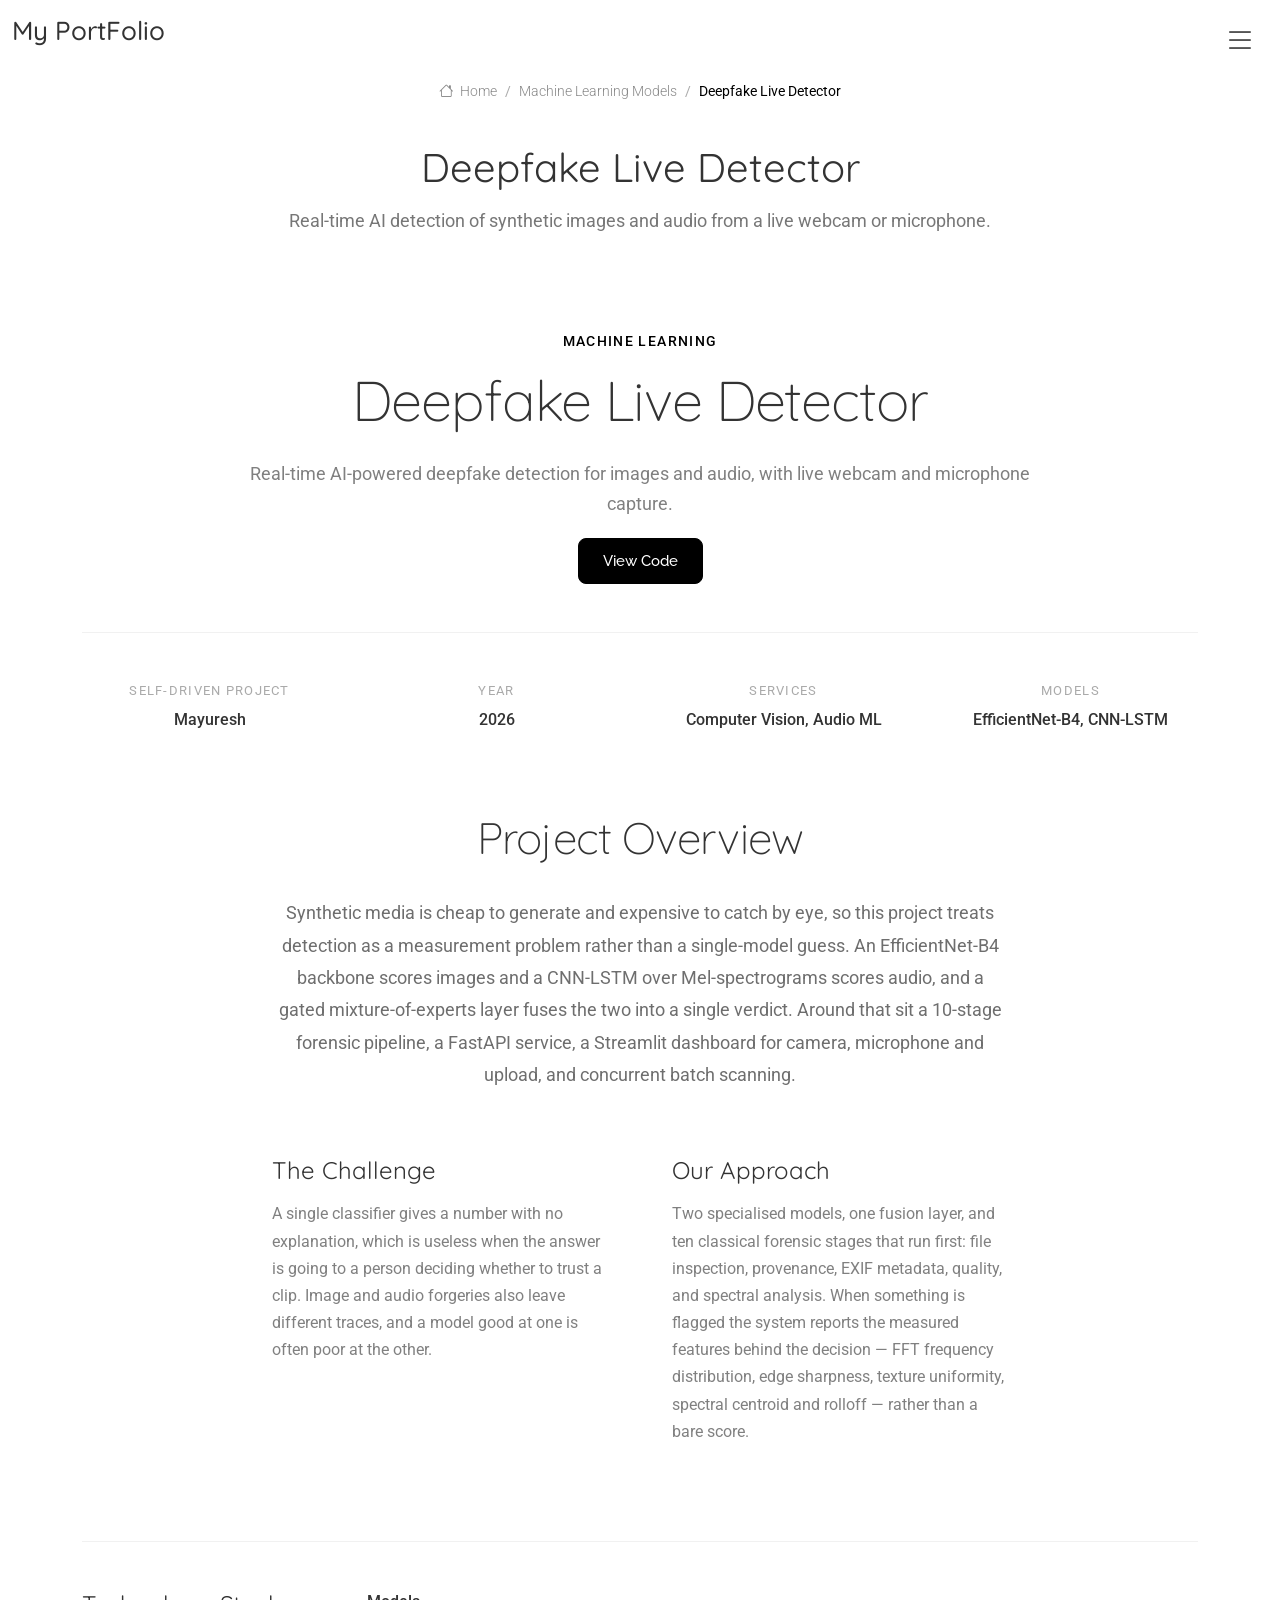
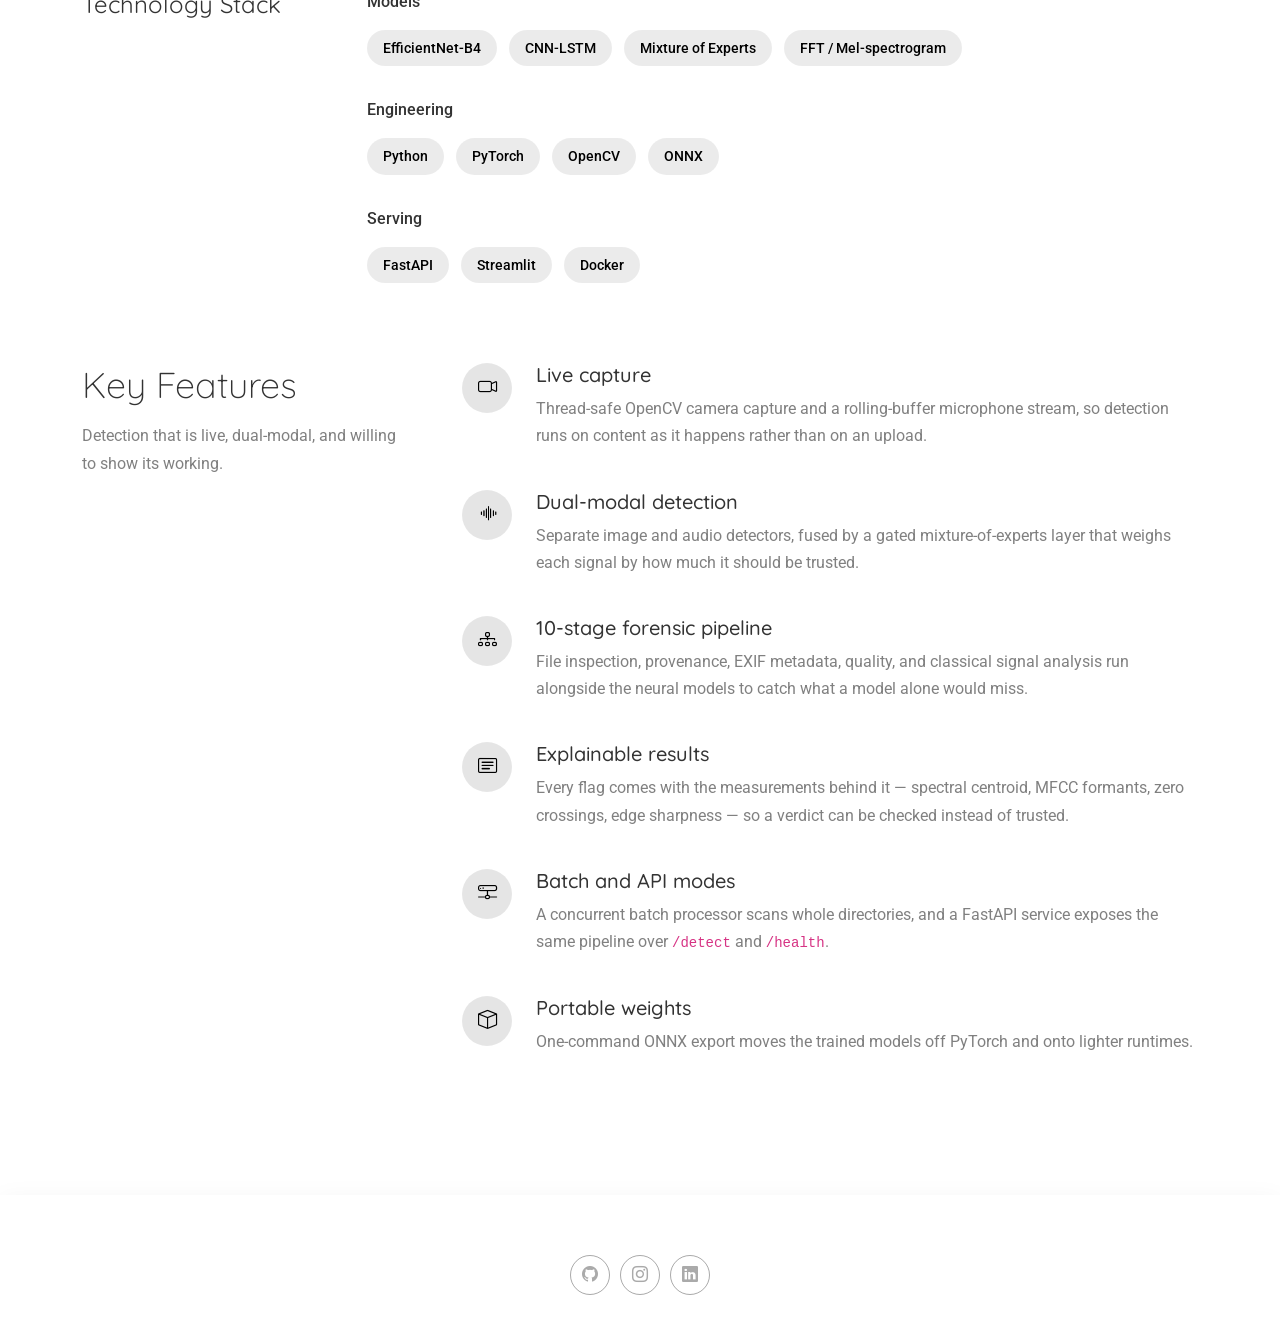
<file: portfolio-deepfake.html>
<!DOCTYPE html>
<html lang="en">

<head>
  <meta charset="utf-8">
  <meta content="width=device-width, initial-scale=1.0" name="viewport">
  <title>Deepfake Live Detector | Mayuresh Thorve</title>
  <meta name="description" content="Real-time AI deepfake detection for images and audio, built with EfficientNet-B4, CNN-LSTM and gated mixture-of-experts fusion. FastAPI, Streamlit and Docker.">
  <link rel="canonical" href="https://mayuresh-portfolio.onrender.com/portfolio-deepfake.html">
  <meta property="og:type" content="article">
  <meta property="og:title" content="Deepfake Live Detector">
  <meta property="og:description" content="Real-time image and audio deepfake detection with a 10-stage forensic pipeline and explainable flags.">
  <meta property="og:url" content="https://mayuresh-portfolio.onrender.com/portfolio-deepfake.html">
  <meta property="og:image" content="https://mayuresh-portfolio.onrender.com/assets/img/portfolio/project-deepfake.svg">
  <meta name="twitter:card" content="summary_large_image">

  <!-- Favicons -->
  <link href="assets/img/Zoro_fevicon.jpg" rel="icon">
  <link href="assets/img/zoro-jolly-roger-joaks.jpg" rel="apple-touch-icon">

  <!-- Fonts -->
  <link href="https://fonts.googleapis.com" rel="preconnect">
  <link href="https://fonts.gstatic.com" rel="preconnect" crossorigin>
  <link
    href="https://fonts.googleapis.com/css2?family=Roboto:ital,wght@0,100;0,300;0,400;0,500;0,700;0,900;1,100;1,300;1,400;1,500;1,700;1,900&family=Raleway:ital,wght@0,100;0,200;0,300;0,400;0,500;0,600;0,700;0,800;0,900;1,100;1,200;1,300;1,400;1,500;1,600;1,700;1,800;1,900&family=Quicksand:wght@300;400;500;600;700&display=swap"
    rel="stylesheet">

  <!-- Vendor CSS Files -->
  <link href="assets/vendor/bootstrap/css/bootstrap.min.css" rel="stylesheet">
  <link href="assets/vendor/bootstrap-icons/bootstrap-icons.css" rel="stylesheet">
  <link href="assets/vendor/aos/aos.css" rel="stylesheet">
  <link href="assets/vendor/glightbox/css/glightbox.min.css" rel="stylesheet">
  <link href="assets/vendor/swiper/swiper-bundle.min.css" rel="stylesheet">
  <!-- Main CSS File -->
  <link href="assets/css/main.css" rel="stylesheet">

</head>

<body class="portfolio-details-page">

  <header id="header" class="header d-flex align-items-center position-relative">
    <div class="container-fluid position-relative d-flex align-items-center justify-content-between">

      <a href="index.html" class="logo d-flex align-items-center">
        <h1 class="sitename">My PortFolio</h1>
      </a>

      <nav id="navmenu" class="navmenu">
        <ul>
          <li><a href="index.html#hero">Home</a></li>
          <li><a href="index.html#about">About</a></li>
          <li><a href="index.html#resume">Resume</a></li>
          <li><a href="index.html#portfolio">Portfolio</a></li>
          <li><a href="index.html#contact">Contact</a></li>
        </ul>
        <i class="mobile-nav-toggle d-xl-none bi bi-list"></i>
      </nav>

    </div>
  </header>

  <main class="main">

    <!-- Page Title -->
    <div class="page-title">
      <div class="breadcrumbs">
        <nav aria-label="breadcrumb">
          <ol class="breadcrumb">
            <li class="breadcrumb-item"><a href="index.html"><i class="bi bi-house"></i> Home</a></li>
            <li class="breadcrumb-item"><a href="index.html#portfolio">Machine Learning Models</a></li>
            <li class="breadcrumb-item active current">Deepfake Live Detector</li>
          </ol>
        </nav>
      </div>

      <div class="title-wrapper">
        <h1>Deepfake Live Detector</h1>
        <p>Real-time AI detection of synthetic images and audio from a live webcam or microphone.</p>
      </div><!-- End Page Title -->
    </div>

    <section class="portfolio-details section">
      <div class="container" data-aos="fade-up" data-aos-delay="100">

        <div class="project-hero">
          <div class="hero-content" data-aos="fade-up">
            <div class="project-category">Machine Learning</div>
            <h2 class="project-title">Deepfake Live Detector</h2>
            <p class="project-subtitle">Real-time AI-powered deepfake detection for images and audio, with live
              webcam and microphone capture.</p>
            <a href="https://github.com/Mayurroro/DeepFake" class="visit-website-btn" target="_blank"
              rel="noopener">View Code</a>
          </div>

          <div class="project-meta-grid" data-aos="fade-up" data-aos-delay="200">
            <div class="meta-column">
              <div class="meta-label">Self-driven project</div>
              <div class="meta-value">Mayuresh</div>
            </div>
            <div class="meta-column">
              <div class="meta-label">Year</div>
              <div class="meta-value">2026</div>
            </div>
            <div class="meta-column">
              <div class="meta-label">Services</div>
              <div class="meta-value">Computer Vision, Audio ML</div>
            </div>
            <div class="meta-column">
              <div class="meta-label">Models</div>
              <div class="meta-value">EfficientNet-B4, CNN-LSTM</div>
            </div>
          </div>
        </div>

        <div class="content-section">
          <div class="row">
            <div class="col-lg-8 offset-lg-2">
              <div class="project-overview" data-aos="fade-up">
                <h2>Project Overview</h2>
                <p class="overview-text">Synthetic media is cheap to generate and expensive to catch by eye, so this
                  project treats detection as a measurement problem rather than a single-model guess. An
                  EfficientNet-B4 backbone scores images and a CNN-LSTM over Mel-spectrograms scores audio, and a
                  gated mixture-of-experts layer fuses the two into a single verdict. Around that sit a 10-stage
                  forensic pipeline, a FastAPI service, a Streamlit dashboard for camera, microphone and upload, and
                  concurrent batch scanning.</p>

                <div class="challenge-solution">
                  <div class="challenge-block" data-aos="fade-up" data-aos-delay="100">
                    <h3>The Challenge</h3>
                    <p>A single classifier gives a number with no explanation, which is useless when the answer is
                      going to a person deciding whether to trust a clip. Image and audio forgeries also leave
                      different traces, and a model good at one is often poor at the other.</p>
                  </div>

                  <div class="solution-block" data-aos="fade-up" data-aos-delay="200">
                    <h3>Our Approach</h3>
                    <p>Two specialised models, one fusion layer, and ten classical forensic stages that run first:
                      file inspection, provenance, EXIF metadata, quality, and spectral analysis. When something is
                      flagged the system reports the measured features behind the decision — FFT frequency
                      distribution, edge sharpness, texture uniformity, spectral centroid and rolloff — rather than
                      a bare score.</p>
                  </div>
                </div>
              </div>
            </div>
          </div>
        </div>

        <div class="technology-stack" data-aos="fade-up" data-aos-delay="100">
          <div class="row">
            <div class="col-lg-3">
              <h3>Technology Stack</h3>
            </div>
            <div class="col-lg-9">
              <div class="tech-categories">
                <div class="tech-category" data-aos="fade-up" data-aos-delay="150">
                  <div class="category-title">Models</div>
                  <div class="tech-list">
                    <span class="tech-item">EfficientNet-B4</span>
                    <span class="tech-item">CNN-LSTM</span>
                    <span class="tech-item">Mixture of Experts</span>
                    <span class="tech-item">FFT / Mel-spectrogram</span>
                  </div>
                </div>
                <div class="tech-category" data-aos="fade-up" data-aos-delay="200">
                  <div class="category-title">Engineering</div>
                  <div class="tech-list">
                    <span class="tech-item">Python</span>
                    <span class="tech-item">PyTorch</span>
                    <span class="tech-item">OpenCV</span>
                    <span class="tech-item">ONNX</span>
                  </div>
                </div>
                <div class="tech-category" data-aos="fade-up" data-aos-delay="250">
                  <div class="category-title">Serving</div>
                  <div class="tech-list">
                    <span class="tech-item">FastAPI</span>
                    <span class="tech-item">Streamlit</span>
                    <span class="tech-item">Docker</span>
                  </div>
                </div>
              </div>
            </div>
          </div>
        </div>

        <div class="key-features-section" data-aos="fade-up" data-aos-delay="100">
          <div class="row">
            <div class="col-lg-4">
              <div class="features-intro">
                <h3>Key Features</h3>
                <p>Detection that is live, dual-modal, and willing to show its working.</p>
              </div>
            </div>
            <div class="col-lg-8">
              <div class="features-list">
                <div class="feature-row">
                  <div class="feature-icon"><i class="bi bi-camera-video"></i></div>
                  <div class="feature-content">
                    <h4>Live capture</h4>
                    <p>Thread-safe OpenCV camera capture and a rolling-buffer microphone stream, so detection runs on
                      content as it happens rather than on an upload.</p>
                  </div>
                </div>
                <div class="feature-row">
                  <div class="feature-icon"><i class="bi bi-soundwave"></i></div>
                  <div class="feature-content">
                    <h4>Dual-modal detection</h4>
                    <p>Separate image and audio detectors, fused by a gated mixture-of-experts layer that weighs
                      each signal by how much it should be trusted.</p>
                  </div>
                </div>
                <div class="feature-row">
                  <div class="feature-icon"><i class="bi bi-diagram-3"></i></div>
                  <div class="feature-content">
                    <h4>10-stage forensic pipeline</h4>
                    <p>File inspection, provenance, EXIF metadata, quality, and classical signal analysis run
                      alongside the neural models to catch what a model alone would miss.</p>
                  </div>
                </div>
                <div class="feature-row">
                  <div class="feature-icon"><i class="bi bi-card-text"></i></div>
                  <div class="feature-content">
                    <h4>Explainable results</h4>
                    <p>Every flag comes with the measurements behind it — spectral centroid, MFCC formants, zero
                      crossings, edge sharpness — so a verdict can be checked instead of trusted.</p>
                  </div>
                </div>
                <div class="feature-row">
                  <div class="feature-icon"><i class="bi bi-hdd-network"></i></div>
                  <div class="feature-content">
                    <h4>Batch and API modes</h4>
                    <p>A concurrent batch processor scans whole directories, and a FastAPI service exposes the same
                      pipeline over <code>/detect</code> and <code>/health</code>.</p>
                  </div>
                </div>
                <div class="feature-row">
                  <div class="feature-icon"><i class="bi bi-box"></i></div>
                  <div class="feature-content">
                    <h4>Portable weights</h4>
                    <p>One-command ONNX export moves the trained models off PyTorch and onto lighter runtimes.</p>
                  </div>
                </div>
              </div>
            </div>
          </div>
        </div>

      </div>
    </section><!-- /Portfolio Details Section -->
  </main>

  <footer id="footer" class="footer">

    <div class="container">
      <div class="social-links d-flex justify-content-center">
        <a href="https://github.com/Mayurroro"><i class="bi bi-github"></i></a>
        <a href="https://www.instagram.com/mayuresh348/"><i class="bi bi-instagram"></i></a>
        <a href="https://www.linkedin.com/in/mayuresh-thorve-762656309"><i class="bi bi-linkedin"></i></a>
      </div>
    </div>

  </footer>

  <!-- Scroll Top -->
  <a href="#" id="scroll-top" class="scroll-top d-flex align-items-center justify-content-center"><i
      class="bi bi-arrow-up-short"></i></a>

  <!-- Preloader -->
  <div id="preloader">
    <div></div>
    <div></div>
    <div></div>
    <div></div>
  </div>

  <!-- Vendor JS Files -->
  <script src="assets/vendor/bootstrap/js/bootstrap.bundle.min.js"></script>
  <script src="assets/vendor/aos/aos.js"></script>
  <script src="assets/vendor/waypoints/noframework.waypoints.js"></script>
  <script src="assets/vendor/glightbox/js/glightbox.min.js"></script>

  <!-- Main JS File -->
  <script src="assets/js/main.js"></script>
  <!-- Google tag (gtag.js) -->
  <script async src="https://www.googletagmanager.com/gtag/js?id=G-5RP12611H8"></script>
  <script>
    window.dataLayer = window.dataLayer || [];
    function gtag() { dataLayer.push(arguments); }
    gtag('js', new Date());

    gtag('config', 'G-5RP12611H8');
  </script>

</body>

</html>
</file>
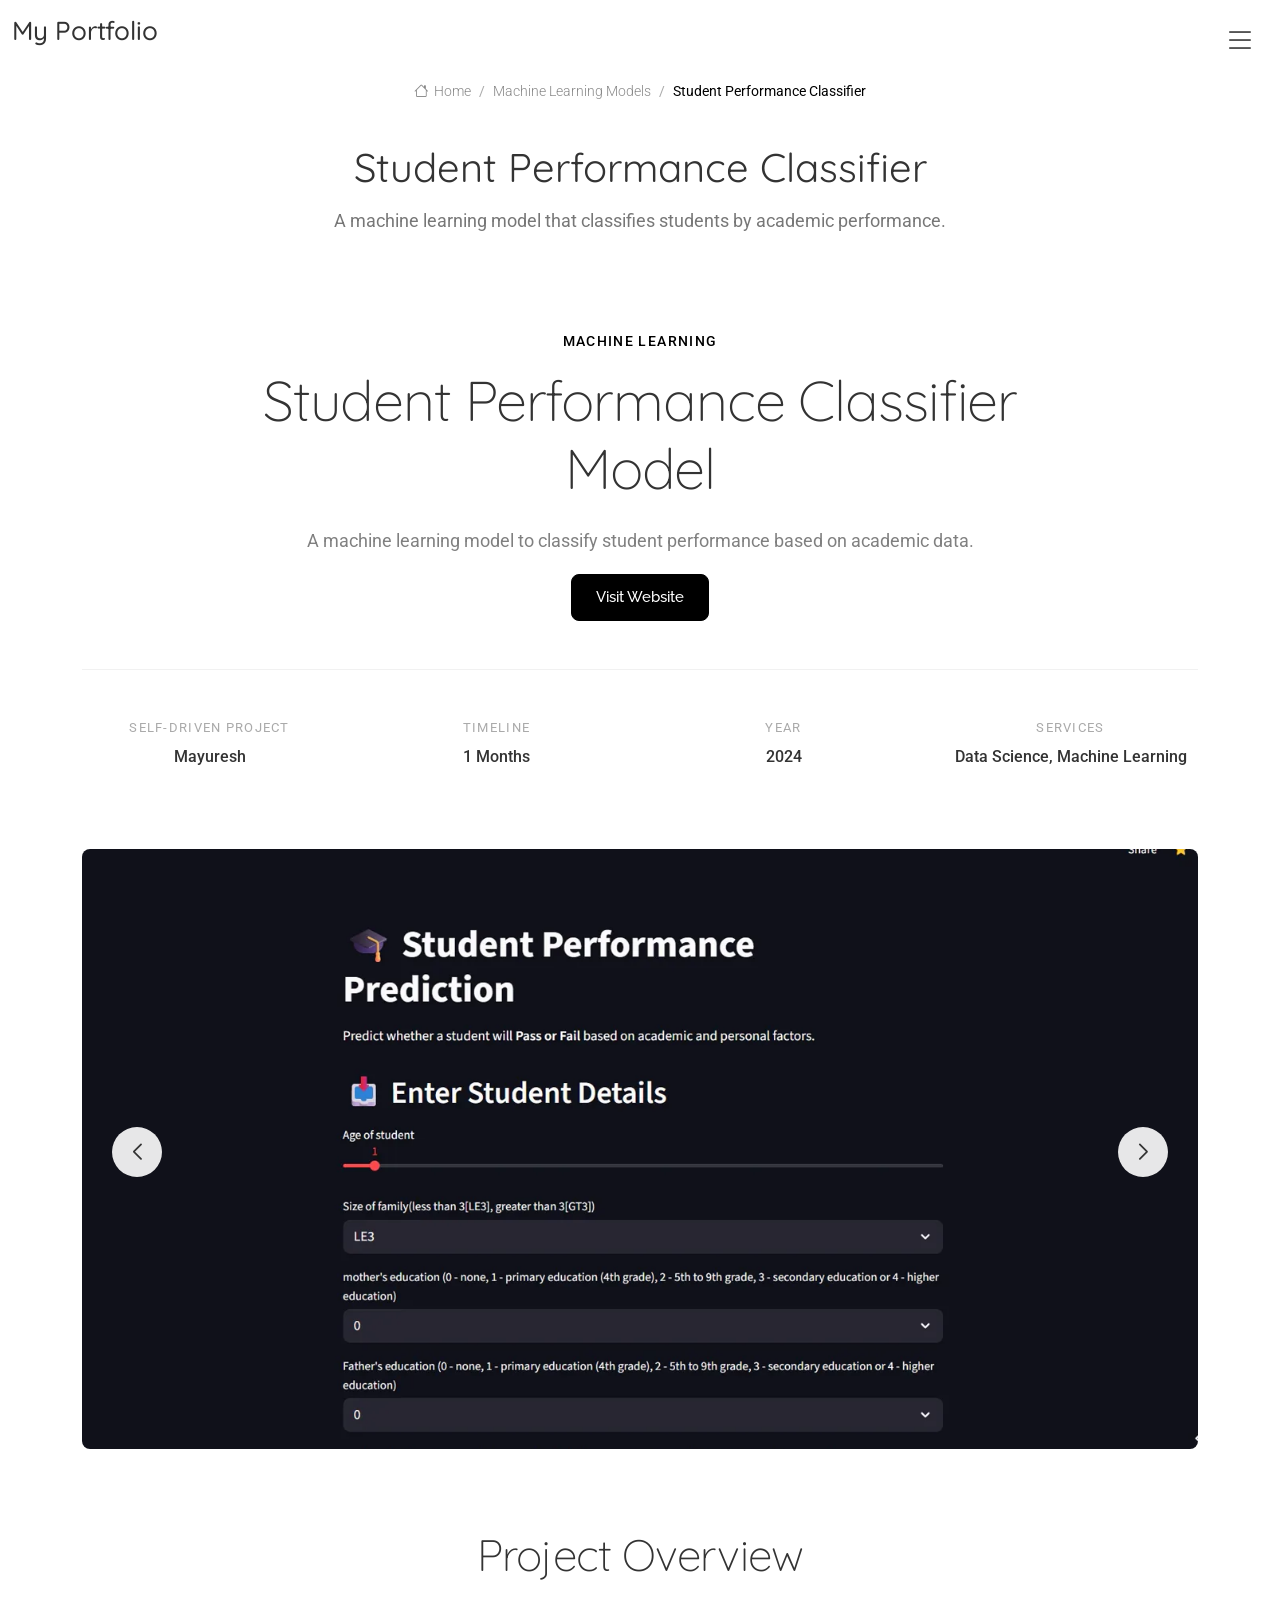
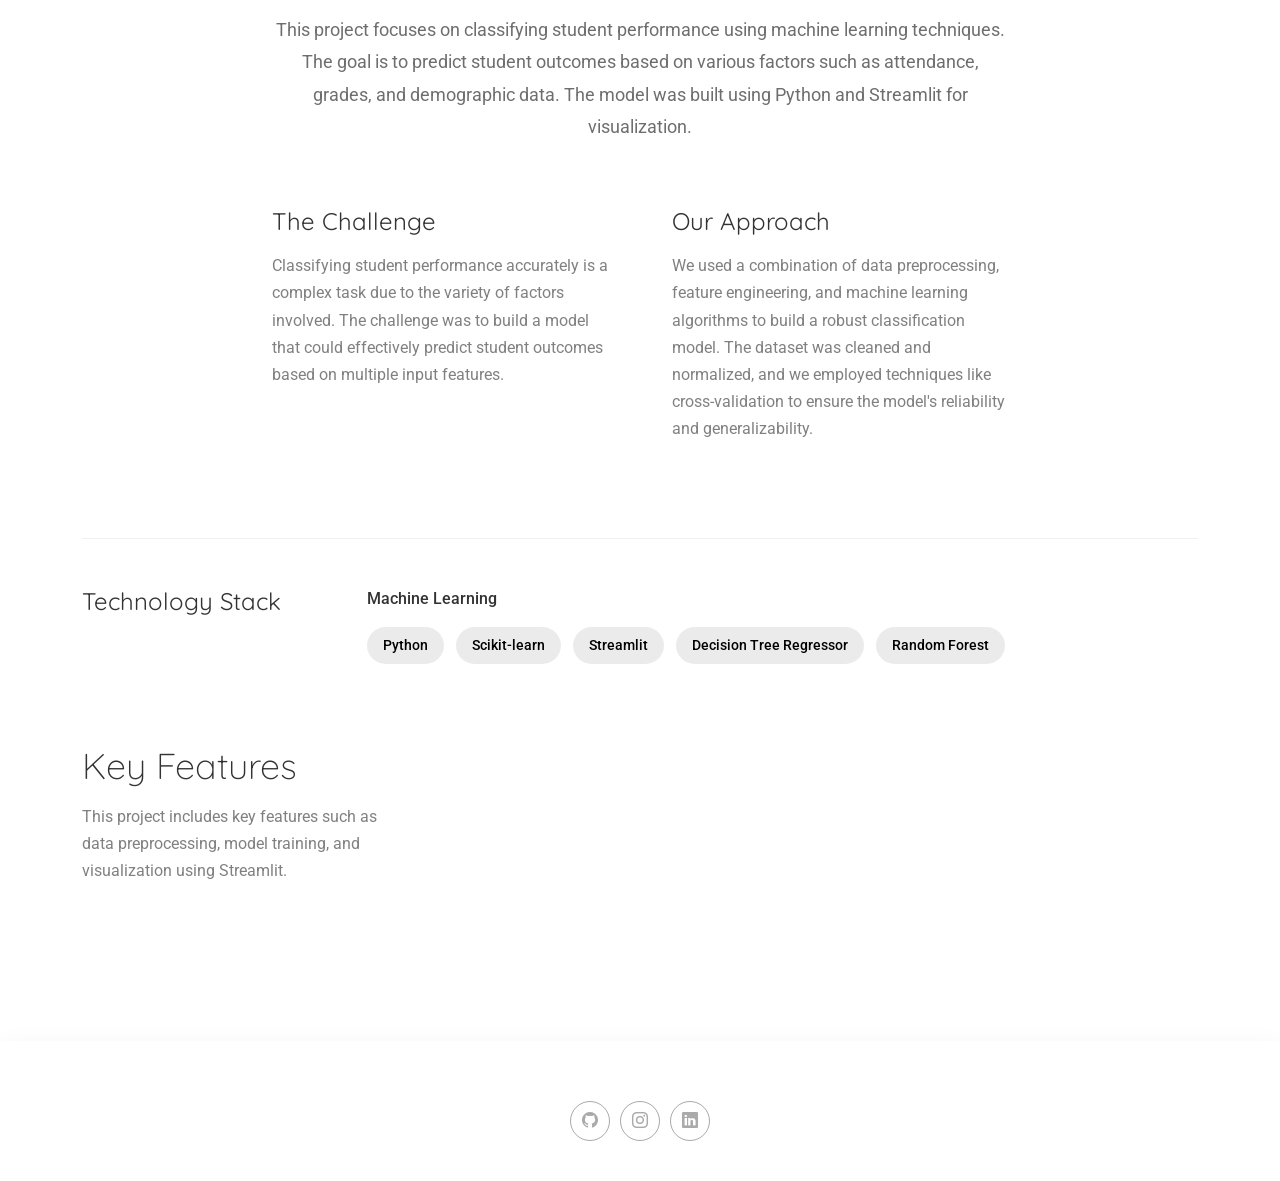
<file: portfolio-detailsstudentperformance.html>
<!DOCTYPE html>
<html lang="en">

<head>
  <meta charset="utf-8">
  <meta content="width=device-width, initial-scale=1.0" name="viewport">
  <title>Student Performance Classifier | Mayuresh Thorve</title>
  <meta name="description" content="A machine learning model that classifies students into performance bands from academic data, with an interactive Streamlit app.">
  <link rel="canonical" href="https://mayuresh-portfolio.onrender.com/portfolio-detailsstudentperformance.html">
  <meta property="og:type" content="article">
  <meta property="og:title" content="Student Performance Classifier">
  <meta property="og:description" content="A machine learning model that classifies students into performance bands from academic data.">
  <meta property="og:url" content="https://mayuresh-portfolio.onrender.com/portfolio-detailsstudentperformance.html">
  <meta property="og:image" content="https://mayuresh-portfolio.onrender.com/assets/img/portfolio/student_performance_classifier.jpg">
  <meta name="twitter:card" content="summary_large_image">

  <!-- Favicons -->
  <link href="assets/img/Zoro_fevicon.jpg" rel="icon">
  <link href="assets/img/zoro-jolly-roger-joaks.jpg" rel="apple-touch-icon">

  <!-- Fonts -->
  <link href="https://fonts.googleapis.com" rel="preconnect">
  <link href="https://fonts.gstatic.com" rel="preconnect" crossorigin>
  <link
    href="https://fonts.googleapis.com/css2?family=Roboto:ital,wght@0,100;0,300;0,400;0,500;0,700;0,900;1,100;1,300;1,400;1,500;1,700;1,900&family=Raleway:ital,wght@0,100;0,200;0,300;0,400;0,500;0,600;0,700;0,800;0,900;1,100;1,200;1,300;1,400;1,500;1,600;1,700;1,800;1,900&family=Quicksand:wght@300;400;500;600;700&display=swap"
    rel="stylesheet">

  <!-- Vendor CSS Files -->
  <link href="assets/vendor/bootstrap/css/bootstrap.min.css" rel="stylesheet">
  <link href="assets/vendor/bootstrap-icons/bootstrap-icons.css" rel="stylesheet">
  <link href="assets/vendor/aos/aos.css" rel="stylesheet">
  <link href="assets/vendor/glightbox/css/glightbox.min.css" rel="stylesheet">
  <link href="assets/vendor/swiper/swiper-bundle.min.css" rel="stylesheet">
  <!-- Main CSS File -->
  <link href="assets/css/main.css" rel="stylesheet">

</head>

<body class="portfolio-details-page">

  <header id="header" class="header d-flex align-items-center position-relative">
    <div class="container-fluid position-relative d-flex align-items-center justify-content-between">

      <a href="index.html" class="logo d-flex align-items-center">
        <!-- Uncomment the line below if you also wish to use an image logo -->
        <!-- <img src="assets/img/logo.webp" alt=""> -->
        <h1 class="sitename">My Portfolio</h1>
      </a>

      <nav id="navmenu" class="navmenu">
        <ul>
          <li><a href="index.html#hero">Home</a></li>
          <li><a href="index.html#about">About</a></li>
          <li><a href="index.html#resume">Resume</a></li>
          <li><a href="index.html#portfolio">Portfolio</a></li>
          <li><a href="index.html#contact">Contact</a></li>
        </ul>
        <i class="mobile-nav-toggle d-xl-none bi bi-list"></i>
      </nav>

    </div>
  </header>

  <main class="main">

    <!-- Page Title -->
    <div class="page-title">
      <div class="breadcrumbs">
        <nav aria-label="breadcrumb">
          <ol class="breadcrumb">
            <li class="breadcrumb-item"><a href="index.html"><i class="bi bi-house"></i> Home</a></li>
            <li class="breadcrumb-item"><a href="index.html#portfolio">Machine Learning Models</a></li>
            <li class="breadcrumb-item active current">Student Performance Classifier</li>
          </ol>
        </nav>
      </div>

      <div class="title-wrapper">
          <h1>Student Performance Classifier</h1>
          <p>A machine learning model that classifies students by academic performance.</p>
      </div>
    </div><!-- End Page Title -->

    <!-- Portfolio Details Section -->
    <section id="portfolio-details" class="portfolio-details section">

      <div class="container" data-aos="fade-up" data-aos-delay="100">

        <div class="project-hero">
          <div class="hero-content" data-aos="fade-up">
            <div class="project-category">Machine Learning</div>
            <h1 class="project-title">Student Performance Classifier Model</h1>
            <p class="project-subtitle">A machine learning model to classify student performance based on academic
              data.</p>
            <a href="https://student-performance-classification.streamlit.app/" class="visit-website-btn"
              target="_blank" rel="noopener">Visit Website</a>
          </div>

          <div class="project-meta-grid" data-aos="fade-up" data-aos-delay="200">
            <div class="meta-column">
              <div class="meta-label">Self-driven project</div>
              <div class="meta-value">Mayuresh</div>
            </div>
            <div class="meta-column">
              <div class="meta-label">Timeline</div>
              <div class="meta-value">1 Months</div>
            </div>
            <div class="meta-column">
              <div class="meta-label">Year</div>
              <div class="meta-value">2024</div>
            </div>
            <div class="meta-column">
              <div class="meta-label">Services</div>
              <div class="meta-value">Data Science, Machine Learning</div>
            </div>
          </div>
        </div>

        <div class="visual-showcase" data-aos="zoom-in" data-aos-delay="100">
          <div class="main-visual">
            <div class="portfolio-details-slider swiper init-swiper">
              <script type="application/json" class="swiper-config">
                {
                  "loop": true,
                  "speed": 600,
                  "autoplay": {
                    "delay": 4000
                  },
                  "effect": "creative",
                  "creativeEffect": {
                    "prev": {
                      "shadow": false,
                      "translate": ["-120%", 0, -500]
                    },
                    "next": {
                      "shadow": false,
                      "translate": ["120%", 0, -500]
                    }
                  },
                  "slidesPerView": 1,
                  "navigation": {
                    "nextEl": ".swiper-button-next",
                    "prevEl": ".swiper-button-prev"
                  }
                }
              </script>
              <div class="swiper-wrapper">
                <div class="swiper-slide">
                  <img src="assets/img/portfolio/student-perf-1.webp"
                    alt="Student performance classifier interface, screenshot 1 of 2" class="img-fluid" loading="lazy">
                </div>
                <div class="swiper-slide">
                  <img src="assets/img/portfolio/student-performance-classification.streamlit.app2.jpeg"
                    alt="Student performance classifier interface, screenshot 2 of 2" class="img-fluid" loading="lazy">
                </div>
              </div>
              <div class="swiper-button-next"></div>
              <div class="swiper-button-prev"></div>
            </div>
          </div>
        </div>

        <div class="content-section">
          <div class="row">
            <div class="col-lg-8 offset-lg-2">
              <div class="project-overview" data-aos="fade-up">
                <h2>Project Overview</h2>
                <p class="overview-text">This project focuses on classifying student performance using machine learning
                  techniques. The goal is to predict student outcomes based on various factors such as attendance,
                  grades, and demographic data. The model was built using Python and Streamlit for visualization.</p>

                <div class="challenge-solution">
                  <div class="challenge-block" data-aos="fade-up" data-aos-delay="100">
                    <h3>The Challenge</h3>
                    <p>Classifying student performance accurately is a complex task due to the variety of factors
                      involved. The challenge was to build a model that could effectively predict student outcomes based
                      on multiple input features.</p>
                  </div>

                  <div class="solution-block" data-aos="fade-up" data-aos-delay="200">
                    <h3>Our Approach</h3>
                    <p>We used a combination of data preprocessing, feature engineering, and machine learning algorithms
                      to build a robust classification model. The dataset was cleaned and normalized, and we employed
                      techniques like cross-validation to ensure the model's reliability and generalizability.</p>
                  </div>
                </div>
              </div>
            </div>
          </div>
        </div>

        <div class="technology-stack" data-aos="fade-up" data-aos-delay="100">
          <div class="row">
            <div class="col-lg-3">
              <h3>Technology Stack</h3>
            </div>
            <div class="col-lg-9">
              <div class="tech-categories">
                <div class="tech-category" data-aos="fade-up" data-aos-delay="150">
                  <div class="category-title">Machine Learning</div>
                  <div class="tech-list">
                    <span class="tech-item">Python</span>
                    <span class="tech-item">Scikit-learn</span>
                    <span class="tech-item">Streamlit</span>
                    <span class="tech-item">Decision Tree Regressor</span>
                    <span class="tech-item">Random Forest</span>
                  </div>
                </div>
              </div>
            </div>
          </div>
        </div>

        <div class="key-features-section" data-aos="fade-up" data-aos-delay="100">
          <div class="row">
            <div class="col-lg-4">
              <div class="features-intro">
                <h3>Key Features</h3>
                <p>This project includes key features such as data preprocessing, model training, and visualization
                  using Streamlit.</p>
              </div>
            </div>
          </div>
        </div>

      </div>

    </section><!-- /Portfolio Details Section -->
  </main>

  <footer id="footer" class="footer">

    <div class="container">
      <div class="social-links d-flex justify-content-center">
        <a href="https://github.com/Mayurroro"><i class="bi bi-github"></i></a>
        <a href="https://www.instagram.com/mayuresh348/"><i class="bi bi-instagram"></i></a>
        <a href="https://www.linkedin.com/in/mayuresh-thorve-762656309"><i class="bi bi-linkedin"></i></a>
      </div>
    </div>

  </footer>

  <!-- Scroll Top -->
  <a href="#" id="scroll-top" class="scroll-top d-flex align-items-center justify-content-center"><i
      class="bi bi-arrow-up-short"></i></a>

  <!-- Preloader -->
  <div id="preloader">
    <div></div>
    <div></div>
    <div></div>
    <div></div>
  </div>

  <!-- Vendor JS Files -->
  <script src="assets/vendor/bootstrap/js/bootstrap.bundle.min.js"></script>
  <script src="assets/vendor/aos/aos.js"></script>
  <script src="assets/vendor/waypoints/noframework.waypoints.js"></script>
  <script src="assets/vendor/imagesloaded/imagesloaded.pkgd.min.js"></script>
  <script src="assets/vendor/isotope-layout/isotope.pkgd.min.js"></script>
  <script src="assets/vendor/glightbox/js/glightbox.min.js"></script>
  <script src="assets/vendor/swiper/swiper-bundle.min.js"></script>

  <!-- Main JS File -->
  <script src="assets/js/main.js"></script>
  <!-- Google tag (gtag.js) -->
  <script async src="https://www.googletagmanager.com/gtag/js?id=G-5RP12611H8"></script>
  <script>
    window.dataLayer = window.dataLayer || [];
    function gtag() { dataLayer.push(arguments); }
    gtag('js', new Date());

    gtag('config', 'G-5RP12611H8');
  </script>

</body>

</html>
</file>
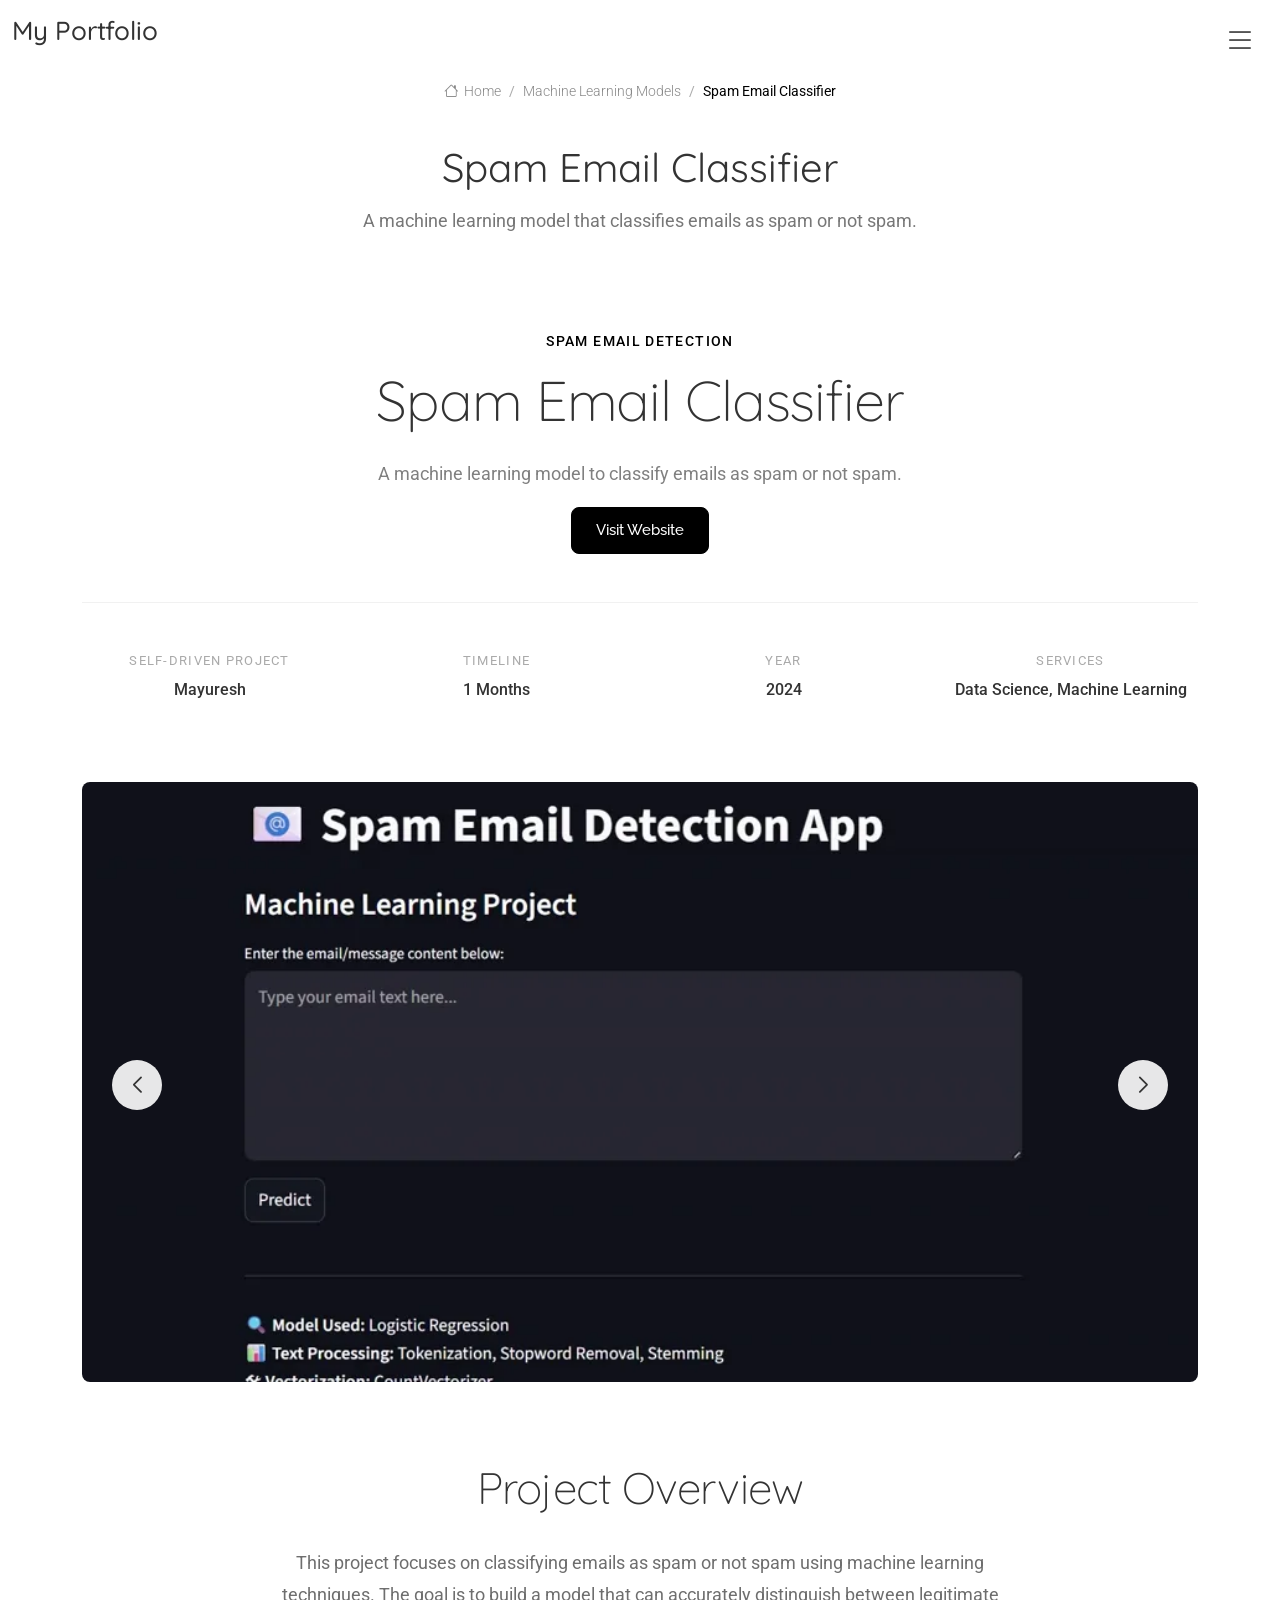
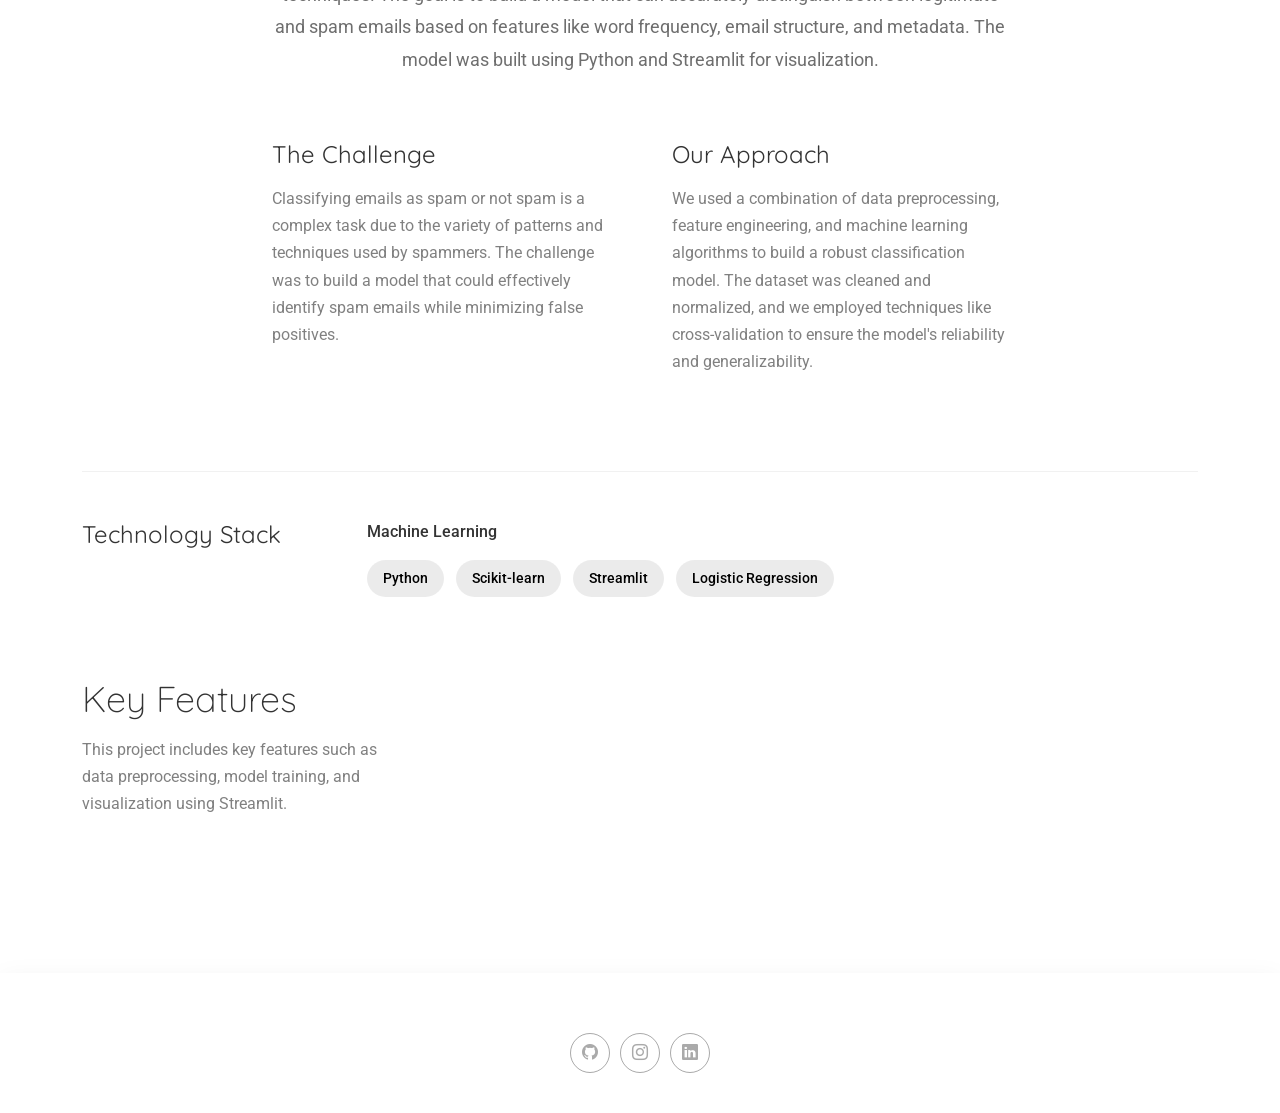
<file: portfolio-spamemail.html>
<!DOCTYPE html>
<html lang="en">

<head>
  <meta charset="utf-8">
  <meta content="width=device-width, initial-scale=1.0" name="viewport">
  <title>Spam Email Classifier | Mayuresh Thorve</title>
  <meta name="description" content="A machine learning model that classifies emails as spam or not spam, built with Python and scikit-learn and deployed as a Streamlit app.">
  <link rel="canonical" href="https://mayuresh-portfolio.onrender.com/portfolio-spamemail.html">
  <meta property="og:type" content="article">
  <meta property="og:title" content="Spam Email Classifier">
  <meta property="og:description" content="A machine learning model that classifies emails as spam or not spam.">
  <meta property="og:url" content="https://mayuresh-portfolio.onrender.com/portfolio-spamemail.html">
  <meta property="og:image" content="https://mayuresh-portfolio.onrender.com/assets/img/portfolio/spam-email.webp">
  <meta name="twitter:card" content="summary_large_image">

  <!-- Favicons -->
  <link href="assets/img/Zoro_fevicon.jpg" rel="icon">
  <link href="assets/img/zoro-jolly-roger-joaks.jpg" rel="apple-touch-icon">

  <!-- Fonts -->
  <link href="https://fonts.googleapis.com" rel="preconnect">
  <link href="https://fonts.gstatic.com" rel="preconnect" crossorigin>
  <link
    href="https://fonts.googleapis.com/css2?family=Roboto:ital,wght@0,100;0,300;0,400;0,500;0,700;0,900;1,100;1,300;1,400;1,500;1,700;1,900&family=Raleway:ital,wght@0,100;0,200;0,300;0,400;0,500;0,600;0,700;0,800;0,900;1,100;1,200;1,300;1,400;1,500;1,600;1,700;1,800;1,900&family=Quicksand:wght@300;400;500;600;700&display=swap"
    rel="stylesheet">

  <!-- Vendor CSS Files -->
  <link href="assets/vendor/bootstrap/css/bootstrap.min.css" rel="stylesheet">
  <link href="assets/vendor/bootstrap-icons/bootstrap-icons.css" rel="stylesheet">
  <link href="assets/vendor/aos/aos.css" rel="stylesheet">
  <link href="assets/vendor/glightbox/css/glightbox.min.css" rel="stylesheet">
  <link href="assets/vendor/swiper/swiper-bundle.min.css" rel="stylesheet">
  <!-- Main CSS File -->
  <link href="assets/css/main.css" rel="stylesheet">

</head>

<body class="portfolio-details-page">

  <header id="header" class="header d-flex align-items-center position-relative">
    <div class="container-fluid position-relative d-flex align-items-center justify-content-between">

      <a href="index.html" class="logo d-flex align-items-center">
        <!-- Uncomment the line below if you also wish to use an image logo -->
        <!-- <img src="assets/img/logo.webp" alt=""> -->
        <h1 class="sitename">My Portfolio</h1>
      </a>

      <nav id="navmenu" class="navmenu">
        <ul>
          <li><a href="index.html#hero">Home</a></li>
          <li><a href="index.html#about">About</a></li>
          <li><a href="index.html#resume">Resume</a></li>
          <li><a href="index.html#portfolio">Portfolio</a></li>
          <li><a href="index.html#contact">Contact</a></li>
        </ul>
        <i class="mobile-nav-toggle d-xl-none bi bi-list"></i>
      </nav>

    </div>
  </header>

  <main class="main">

    <!-- Page Title -->
    <div class="page-title">
      <div class="breadcrumbs">
        <nav aria-label="breadcrumb">
          <ol class="breadcrumb">
            <li class="breadcrumb-item"><a href="index.html"><i class="bi bi-house"></i> Home</a></li>
            <li class="breadcrumb-item"><a href="index.html#portfolio">Machine Learning Models</a></li>
            <li class="breadcrumb-item active current">Spam Email Classifier</li>
          </ol>
        </nav>
      </div>

      <div class="title-wrapper">
          <h1>Spam Email Classifier</h1>
          <p>A machine learning model that classifies emails as spam or not spam.</p>
      </div>
    </div><!-- End Page Title -->

    <!-- Portfolio Details Section -->
    <section id="portfolio-details" class="portfolio-details section">

      <div class="container" data-aos="fade-up" data-aos-delay="100">

        <div class="project-hero">
          <div class="hero-content" data-aos="fade-up">
            <div class="project-category">Spam Email Detection</div>
            <h1 class="project-title">Spam Email Classifier</h1>
            <p class="project-subtitle">A machine learning model to classify emails as spam or not spam.</p>
            <a href="https://spam-email-classifier.streamlit.app/" class="visit-website-btn" target="_blank"
              rel="noopener">Visit Website</a>
          </div>

          <div class="project-meta-grid" data-aos="fade-up" data-aos-delay="200">
            <div class="meta-column">
              <div class="meta-label">Self-driven project</div>
              <div class="meta-value">Mayuresh</div>
            </div>
            <div class="meta-column">
              <div class="meta-label">Timeline</div>
              <div class="meta-value">1 Months</div>
            </div>
            <div class="meta-column">
              <div class="meta-label">Year</div>
              <div class="meta-value">2024</div>
            </div>
            <div class="meta-column">
              <div class="meta-label">Services</div>
              <div class="meta-value">Data Science, Machine Learning</div>
            </div>
          </div>
        </div>

        <div class="visual-showcase" data-aos="zoom-in" data-aos-delay="100">
          <div class="main-visual">
            <div class="portfolio-details-slider swiper init-swiper">
              <script type="application/json" class="swiper-config">
                {
                  "loop": true,
                  "speed": 600,
                  "autoplay": {
                    "delay": 4000
                  },
                  "effect": "creative",
                  "creativeEffect": {
                    "prev": {
                      "shadow": false,
                      "translate": ["-120%", 0, -500]
                    },
                    "next": {
                      "shadow": false,
                      "translate": ["120%", 0, -500]
                    }
                  },
                  "slidesPerView": 1,
                  "navigation": {
                    "nextEl": ".swiper-button-next",
                    "prevEl": ".swiper-button-prev"
                  }
                }
              </script>
              <div class="swiper-wrapper">
                <div class="swiper-slide">
                  <img src="assets/img/portfolio/spam-email-1.webp"
                    alt="Streamlit spam classifier interface" class="img-fluid" width="900" height="568"
                    loading="lazy">
                </div>
                <div class="swiper-slide">
                  <img src="assets/img/portfolio/spam-email-2.webp"
                    alt="Streamlit spam classifier prediction result" class="img-fluid" width="900" height="620"
                    loading="lazy">
                </div>
              </div>
              <div class="swiper-button-next"></div>
              <div class="swiper-button-prev"></div>
            </div>
          </div>
        </div>

        <div class="content-section">
          <div class="row">
            <div class="col-lg-8 offset-lg-2">
              <div class="project-overview" data-aos="fade-up">
                <h2>Project Overview</h2>
                <p class="overview-text">This project focuses on classifying emails as spam or not spam using machine
                  learning techniques. The goal is to build a model that can accurately distinguish between legitimate
                  and spam emails based on features like word frequency, email structure, and metadata. The model was
                  built using Python and Streamlit for visualization.</p>

                <div class="challenge-solution">
                  <div class="challenge-block" data-aos="fade-up" data-aos-delay="100">
                    <h3>The Challenge</h3>
                    <p>Classifying emails as spam or not spam is a complex task due to the variety of patterns and
                      techniques used by spammers. The challenge was to build a model that could effectively identify
                      spam emails while minimizing false positives.</p>
                  </div>

                  <div class="solution-block" data-aos="fade-up" data-aos-delay="200">
                    <h3>Our Approach</h3>
                    <p>We used a combination of data preprocessing, feature engineering, and machine learning algorithms
                      to build a robust classification model. The dataset was cleaned and normalized, and we employed
                      techniques like cross-validation to ensure the model's reliability and generalizability.</p>
                  </div>
                </div>
              </div>
            </div>
          </div>
        </div>

        <div class="technology-stack" data-aos="fade-up" data-aos-delay="100">
          <div class="row">
            <div class="col-lg-3">
              <h3>Technology Stack</h3>
            </div>
            <div class="col-lg-9">
              <div class="tech-categories">
                <div class="tech-category" data-aos="fade-up" data-aos-delay="150">
                  <div class="category-title">Machine Learning</div>
                  <div class="tech-list">
                    <span class="tech-item">Python</span>
                    <span class="tech-item">Scikit-learn</span>
                    <span class="tech-item">Streamlit</span>
                    <span class="tech-item">Logistic Regression</span>
                  </div>
                </div>
              </div>
            </div>
          </div>
        </div>

        <div class="key-features-section" data-aos="fade-up" data-aos-delay="100">
          <div class="row">
            <div class="col-lg-4">
              <div class="features-intro">
                <h3>Key Features</h3>
                <p>This project includes key features such as data preprocessing, model training, and visualization
                  using Streamlit.</p>
              </div>
            </div>
          </div>
        </div>

      </div>

    </section><!-- /Portfolio Details Section -->
  </main>

  <footer id="footer" class="footer">

    <div class="container">
      <div class="social-links d-flex justify-content-center">
        <a href="https://github.com/Mayurroro"><i class="bi bi-github"></i></a>
        <a href="https://www.instagram.com/mayuresh348/"><i class="bi bi-instagram"></i></a>
        <a href="https://www.linkedin.com/in/mayuresh-thorve-762656309"><i class="bi bi-linkedin"></i></a>
      </div>
    </div>

  </footer>

  <!-- Scroll Top -->
  <a href="#" id="scroll-top" class="scroll-top d-flex align-items-center justify-content-center"><i
      class="bi bi-arrow-up-short"></i></a>

  <!-- Preloader -->
  <div id="preloader">
    <div></div>
    <div></div>
    <div></div>
    <div></div>
  </div>

  <!-- Vendor JS Files -->
  <script src="assets/vendor/bootstrap/js/bootstrap.bundle.min.js"></script>
  <script src="assets/vendor/aos/aos.js"></script>
  <script src="assets/vendor/waypoints/noframework.waypoints.js"></script>
  <script src="assets/vendor/imagesloaded/imagesloaded.pkgd.min.js"></script>
  <script src="assets/vendor/isotope-layout/isotope.pkgd.min.js"></script>
  <script src="assets/vendor/glightbox/js/glightbox.min.js"></script>
  <script src="assets/vendor/swiper/swiper-bundle.min.js"></script>

  <!-- Main JS File -->
  <script src="assets/js/main.js"></script>
  <!-- Google tag (gtag.js) -->
  <script async src="https://www.googletagmanager.com/gtag/js?id=G-5RP12611H8"></script>
  <script>
    window.dataLayer = window.dataLayer || [];
    function gtag() { dataLayer.push(arguments); }
    gtag('js', new Date());

    gtag('config', 'G-5RP12611H8');
  </script>

</body>

</html>
</file>
<file: assets/css/main.css>
/**
* Template Name: MinimalFolio
* Template URL: https://bootstrapmade.com/minimalfolio-bootstrap-portfolio-template/
* Updated: Aug 05 2025 with Bootstrap v5.3.7
* Author: BootstrapMade.com
* License: https://bootstrapmade.com/license/
*/

/*--------------------------------------------------------------
# Font & Color Variables
# Help: https://bootstrapmade.com/color-system/
--------------------------------------------------------------*/
/* Fonts */
:root {
  --default-font: "Roboto",  system-ui, -apple-system, "Segoe UI", Roboto, "Helvetica Neue", Arial, "Noto Sans", "Liberation Sans", sans-serif, "Apple Color Emoji", "Segoe UI Emoji", "Segoe UI Symbol", "Noto Color Emoji";
  --heading-font: "Quicksand",  sans-serif;
  --nav-font: "Raleway",  sans-serif;
}

/* Global Colors - The following color variables are used throughout the website. Updating them here will change the color scheme of the entire website */
:root { 
  --background-color: #ffffff; /* Background color for the entire website, including individual sections */
  --default-color: #555555; /* Default color used for the majority of the text content across the entire website */
  --heading-color: #333333; /* Color for headings, subheadings and title throughout the website */
  --accent-color: #000000; /* Accent color that represents your brand on the website. It's used for buttons, links, and other elements that need to stand out */
  --surface-color: #ffffff; /* The surface color is used as a background of boxed elements within sections, such as cards, icon boxes, or other elements that require a visual separation from the global background. */
  --contrast-color: #ffffff; /* Contrast color for text, ensuring readability against backgrounds of accent, heading, or default colors. */
}

/* Nav Menu Colors - The following color variables are used specifically for the navigation menu. They are separate from the global colors to allow for more customization options */
:root {
  --nav-color: #555555;  /* The default color of the main navmenu links */
  --nav-hover-color: #000000; /* Applied to main navmenu links when they are hovered over or active */
  --nav-mobile-background-color: #fafafa; /* Used as the background color for mobile navigation menu */
  --nav-dropdown-background-color: #ffffff; /* Used as the background color for dropdown items that appear when hovering over primary navigation items */
  --nav-dropdown-color: #8f8f8f; /* Used for navigation links of the dropdown items in the navigation menu. */
  --nav-dropdown-hover-color: #000000; /* Similar to --nav-hover-color, this color is applied to dropdown navigation links when they are hovered over. */
}

/* Color Presets - These classes override global colors when applied to any section or element, providing reuse of the sam color scheme. */

.light-background {
  --background-color: #fafafa;
  --surface-color: #ffffff;
}

.dark-background {
  --background-color: #060606;
  --default-color: #ffffff;
  --heading-color: #ffffff;
  --surface-color: #252525;
  --contrast-color: #ffffff;
}

/* Smooth scroll */
:root {
  scroll-behavior: smooth;
}

/*--------------------------------------------------------------
# General Styling & Shared Classes
--------------------------------------------------------------*/
body {
  color: var(--default-color);
  background-color: var(--background-color);
  font-family: var(--default-font);
}

a {
  color: var(--accent-color);
  text-decoration: none;
  transition: 0.3s;
}

a:hover {
  color: color-mix(in srgb, var(--accent-color), transparent 25%);
  text-decoration: none;
}

h1,
h2,
h3,
h4,
h5,
h6 {
  color: var(--heading-color);
  font-family: var(--heading-font);
}

/* PHP Email Form Messages
------------------------------*/
.php-email-form .error-message {
  display: none;
  background: #df1529;
  color: #ffffff;
  text-align: left;
  padding: 15px;
  margin-bottom: 24px;
  font-weight: 600;
}

.php-email-form .sent-message {
  display: none;
  color: #ffffff;
  background: #059652;
  text-align: center;
  padding: 15px;
  margin-bottom: 24px;
  font-weight: 600;
}

.php-email-form .loading {
  display: none;
  background: var(--surface-color);
  text-align: center;
  padding: 15px;
  margin-bottom: 24px;
}

.php-email-form .loading:before {
  content: "";
  display: inline-block;
  border-radius: 50%;
  width: 24px;
  height: 24px;
  margin: 0 10px -6px 0;
  border: 3px solid var(--accent-color);
  border-top-color: var(--surface-color);
  animation: php-email-form-loading 1s linear infinite;
}

@keyframes php-email-form-loading {
  0% {
    transform: rotate(0deg);
  }

  100% {
    transform: rotate(360deg);
  }
}

/*--------------------------------------------------------------
# Global Header
--------------------------------------------------------------*/
.header {
  --background-color: rgba(255, 255, 255, 0);
  color: var(--default-color);
  background-color: var(--background-color);
  padding: 15px 0;
  transition: all 0.5s;
  z-index: 997;
}

.header .logo {
  line-height: 1;
}

.header .logo img {
  max-height: 32px;
  margin-right: 8px;
}

.header .logo h1 {
  font-size: 26px;
  margin: 0;
  font-weight: 500;
  color: var(--heading-color);
}

/*--------------------------------------------------------------
# Navigation Menu
--------------------------------------------------------------*/
/* Navmenu */
.mobile-nav-toggle {
  background-color: var(--background-color);
  padding: 4px;
  color: var(--nav-color);
  position: fixed;
  top: 20px;
  right: 20px;
  font-size: 32px;
  line-height: 0;
  cursor: pointer;
  display: block !important;
  z-index: 998;
  transition: 0.3s;
}

.mobile-nav-toggle:hover {
  color: var(--nav-hover-color);
}

.navmenu {
  position: fixed;
  top: 0;
  bottom: 0;
  right: -300px;
  z-index: 997;
  transition: 0.3s;
  width: 300px;
  overflow: hidden;
}

.navmenu ul {
  display: block;
  list-style: none;
  padding: 10px 0;
  margin: 0;
  overflow-y: auto;
  transition: 0.3s;
  z-index: 998;
}

.navmenu a,
.navmenu a:focus {
  color: var(--nav-dropdown-color);
  padding: 10px 20px;
  font-family: var(--nav-font);
  font-size: 15px;
  font-weight: 400;
  display: flex;
  align-items: center;
  justify-content: space-between;
  white-space: nowrap;
  transition: 0.3s;
}

.navmenu a i,
.navmenu a:focus i {
  font-size: 12px;
  line-height: 0;
  margin-left: 5px;
  width: 30px;
  height: 30px;
  display: flex;
  align-items: center;
  justify-content: center;
  border-radius: 50%;
  transition: 0.3s;
  background-color: color-mix(in srgb, var(--accent-color), transparent 90%);
}

.navmenu a i:hover,
.navmenu a:focus i:hover {
  background-color: var(--accent-color);
  color: var(--contrast-color);
}

.navmenu a:hover,
.navmenu .active,
.navmenu .active:focus {
  color: var(--nav-dropdown-hover-color);
}

.navmenu .active i,
.navmenu .active:focus i {
  background-color: var(--accent-color);
  color: var(--contrast-color);
  transform: rotate(180deg);
}

.navmenu .dropdown ul {
  position: static;
  display: none;
  z-index: 99;
  padding: 10px 0;
  margin: 10px 20px;
  box-shadow: none;
  transition: all 0.5s ease-in-out;
}

.navmenu .dropdown>.dropdown-active {
  display: block;
  background-color: var(--nav-dropdown-background-color);
  border: 1px solid color-mix(in srgb, var(--nav-dropdown-color), transparent 90%);
}

.mobile-nav-active {
  overflow: hidden;
}

.mobile-nav-active .mobile-nav-toggle {
  right: 310px;
  font-size: 36px;
}

.mobile-nav-active .navmenu {
  position: fixed;
  overflow: hidden;
  top: 0;
  bottom: 0;
  right: 0;
  background-color: var(--nav-mobile-background-color);
  transition: 0.3s;
}

/*--------------------------------------------------------------
# Global Footer
--------------------------------------------------------------*/
.footer {
  color: var(--default-color);
  background-color: var(--background-color);
  font-size: 14px;
  padding: 40px 0;
  position: relative;
  box-shadow: 0 5px 25px rgba(0, 0, 0, 0.05);
}

.footer .copyright p {
  margin-bottom: 0;
}

.footer .social-links {
  margin-top: 20px;
}

.footer .social-links a {
  display: flex;
  align-items: center;
  justify-content: center;
  width: 40px;
  height: 40px;
  border-radius: 50%;
  border: 1px solid color-mix(in srgb, var(--default-color), transparent 50%);
  font-size: 16px;
  color: color-mix(in srgb, var(--default-color), transparent 50%);
  margin: 0 5px;
  transition: 0.3s;
}

.footer .social-links a:hover {
  color: var(--accent-color);
  border-color: var(--accent-color);
}

.footer .credits {
  margin-top: 10px;
  font-size: 13px;
  text-align: center;
}

/*--------------------------------------------------------------
# Preloader
--------------------------------------------------------------*/
#preloader {
  position: fixed;
  inset: 0;
  z-index: 9999;
  overflow: hidden;
  background-color: var(--background-color);
  transition: all 0.6s ease-out;
  width: 100%;
  height: 100vh;
  display: flex;
  align-items: center;
  justify-content: center;
}

#preloader div {
  width: 13px;
  height: 13px;
  background-color: var(--accent-color);
  border-radius: 50%;
  animation-timing-function: cubic-bezier(0, 1, 1, 0);
  position: absolute;
  left: 50%;
}

#preloader div:nth-child(1) {
  left: calc(50% + 8px);
  animation: animate-preloader-1 0.6s infinite;
}

#preloader div:nth-child(2) {
  left: calc(50% + 8px);
  animation: animate-preloader-2 0.6s infinite;
}

#preloader div:nth-child(3) {
  left: calc(50% + 32px);
  animation: animate-preloader-2 0.6s infinite;
}

#preloader div:nth-child(4) {
  left: calc(50% + 56px);
  animation: animate-preloader-3 0.6s infinite;
}

@keyframes animate-preloader-1 {
  0% {
    transform: scale(0);
  }

  100% {
    transform: scale(1);
  }
}

@keyframes animate-preloader-3 {
  0% {
    transform: scale(1);
  }

  100% {
    transform: scale(0);
  }
}

@keyframes animate-preloader-2 {
  0% {
    transform: translate(0, 0);
  }

  100% {
    transform: translate(24px, 0);
  }
}

/*--------------------------------------------------------------
# Scroll Top Button
--------------------------------------------------------------*/
.scroll-top {
  position: fixed;
  visibility: hidden;
  opacity: 0;
  right: 15px;
  bottom: 15px;
  z-index: 99999;
  background-color: var(--accent-color);
  width: 40px;
  height: 40px;
  border-radius: 4px;
  transition: all 0.4s;
}

.scroll-top i {
  font-size: 24px;
  color: var(--contrast-color);
  line-height: 0;
}

.scroll-top:hover {
  background-color: color-mix(in srgb, var(--accent-color), transparent 20%);
  color: var(--contrast-color);
}

.scroll-top.active {
  visibility: visible;
  opacity: 1;
}

/*--------------------------------------------------------------
# Disable aos animation delay on mobile devices
--------------------------------------------------------------*/
@media screen and (max-width: 768px) {
  [data-aos-delay] {
    transition-delay: 0 !important;
  }
}

/*--------------------------------------------------------------
# Global Page Titles & Breadcrumbs
--------------------------------------------------------------*/
.page-title {
  text-align: center;
  padding: 20px 0;
}

.page-title .breadcrumbs {
  margin-bottom: 1.5rem;
}

.page-title .breadcrumbs .breadcrumb {
  justify-content: center;
  margin: 0;
  padding: 0;
  background: none;
}

.page-title .breadcrumbs .breadcrumb .breadcrumb-item {
  font-size: 0.9rem;
  color: color-mix(in srgb, var(--default-color), transparent 30%);
}

.page-title .breadcrumbs .breadcrumb .breadcrumb-item.active {
  color: var(--accent-color);
}

.page-title .breadcrumbs .breadcrumb .breadcrumb-item a {
  color: inherit;
  text-decoration: none;
  transition: color 0.3s ease;
  font-weight: 300;
}

.page-title .breadcrumbs .breadcrumb .breadcrumb-item a:hover {
  color: var(--accent-color);
}

.page-title .breadcrumbs .breadcrumb .breadcrumb-item a i {
  font-size: 0.9rem;
  margin-right: 0.2rem;
}

.page-title .breadcrumbs .breadcrumb .breadcrumb-item+.breadcrumb-item::before {
  color: color-mix(in srgb, var(--default-color), transparent 50%);
}

.page-title .title-wrapper {
  max-width: 800px;
  margin: 0 auto;
  padding: 1rem 0;
}

.page-title .title-wrapper h1 {
  font-size: 2.5rem;
  margin-bottom: 1rem;
  font-weight: 400;
  color: var(--heading-color);
}

.page-title .title-wrapper p {
  font-size: 1.1rem;
  color: color-mix(in srgb, var(--default-color), transparent 20%);
  margin: 0;
  line-height: 1.6;
}

@media (max-width: 768px) {
  .page-title .title-wrapper h1 {
    font-size: 2rem;
  }

  .page-title .title-wrapper p {
    font-size: 1rem;
  }
}

@media (max-width: 576px) {
  .page-title .title-wrapper h1 {
    font-size: 1.75rem;
  }
}

/*--------------------------------------------------------------
# Global Sections
--------------------------------------------------------------*/
section,
.section {
  color: var(--default-color);
  background-color: var(--background-color);
  padding: 60px 0;
  overflow: clip;
}

/*--------------------------------------------------------------
# Global Section Titles
--------------------------------------------------------------*/
.section-title {
  text-align: center;
  padding-bottom: 60px;
  position: relative;
}

.section-title h2 {
  font-size: 32px;
  font-weight: 400;
  margin-bottom: 15px;
}

.section-title p {
  margin-bottom: 0;
  font-size: 14px;
  font-weight: 300;
}

/*--------------------------------------------------------------
# Hero Section
--------------------------------------------------------------*/
.hero {
  padding-top: 60px;
  min-height: 100vh;
  display: flex;
  align-items: center;
  padding-bottom: 120px;
  /* Typographic system for hero */
  /* CTAs */
  /* Meta row */
  /* Portrait block */
  /* Gentle section visual calm */
  /* Spacing rhythm */
  /* Subtle parallax simulation for large screens */
  /* Responsive refinements */
}

.hero .intro .eyebrow .dot {
  width: 8px;
  height: 8px;
  border-radius: 50%;
  background: var(--accent-color);
  flex: 0 0 auto;
}

.hero .intro .eyebrow .text {
  font-family: var(--nav-font);
  font-size: 14px;
  letter-spacing: 0.12em;
  text-transform: uppercase;
  color: color-mix(in srgb, var(--default-color), transparent 30%);
}

.hero .intro .display-heading {
  font-family: var(--heading-font);
  font-weight: 300;
  font-size: clamp(36px, 5vw, 56px);
  line-height: 1.15;
  letter-spacing: -0.02em;
  margin-bottom: 10px;
}

.hero .intro .lead {
  font-size: 18px;
  line-height: 1.8;
  color: color-mix(in srgb, var(--default-color), transparent 10%);
  max-width: 58ch;
}

.hero .btn-ghost {
  --_border: color-mix(in srgb, var(--default-color), transparent 80%);
  --_hover: color-mix(in srgb, var(--accent-color), transparent 85%);
  border: 1px solid var(--_border);
  color: var(--default-color);
  background-color: var(--surface-color);
  padding: 10px 18px;
  border-radius: 8px;
  transition: all 0.3s ease-in-out;
}

.hero .btn-ghost:hover,
.hero .btn-ghost:focus {
  border-color: var(--accent-color);
  color: var(--accent-color);
  box-shadow: 0 6px 20px color-mix(in srgb, var(--accent-color), transparent 90%);
  outline: none;
}

.hero .btn-ghost:active {
  transform: translateY(1px);
}

.hero .link-underline {
  position: relative;
  color: var(--accent-color);
  font-weight: 400;
  padding-bottom: 2px;
  transition: color 0.3s ease-in-out;
}

.hero .link-underline:after {
  content: "";
  position: absolute;
  left: 0;
  bottom: -2px;
  width: 100%;
  height: 1px;
  background: color-mix(in srgb, var(--accent-color), transparent 40%);
  transform: scaleX(0.6);
  transform-origin: left;
  transition: transform 0.3s ease-in-out, background 0.3s ease-in-out;
}

.hero .link-underline:hover,
.hero .link-underline:focus {
  color: color-mix(in srgb, var(--accent-color), transparent 10%);
  outline: none;
  border-radius: 4px;
}

.hero .link-underline:hover:after,
.hero .link-underline:focus:after {
  transform: scaleX(1);
  background: var(--accent-color);
}

.hero .meta .meta-item {
  color: color-mix(in srgb, var(--default-color), transparent 20%);
}

.hero .meta .meta-item i {
  color: var(--accent-color);
}

.hero .portrait-wrap .portrait-img {
  width: 100%;
  height: auto;
  border-radius: 10px;
  display: block;
  box-shadow: 0 20px 60px color-mix(in srgb, var(--default-color), transparent 90%);
  transform: translateZ(0);
  transition: transform 0.4s ease-in-out, box-shadow 0.4s ease-in-out;
}

.hero .portrait-wrap:hover .portrait-img {
  transform: scale(1.015);
  box-shadow: 0 28px 80px color-mix(in srgb, var(--accent-color), transparent 90%);
}

.hero .portrait-wrap .badge.note {
  position: absolute;
  right: 12px;
  bottom: 12px;
  display: inline-flex;
  align-items: center;
  gap: 8px;
  padding: 8px 12px;
  border-radius: 999px;
  background: color-mix(in srgb, var(--accent-color), var(--surface-color) 85%);
  color: var(--default-color);
  font-size: 13px;
  backdrop-filter: blur(6px);
  box-shadow: 0 10px 30px color-mix(in srgb, var(--accent-color), transparent 88%);
}

.hero .portrait-wrap .badge.note i {
  color: var(--accent-color);
}

section .hero {
  background: var(--background-color);
}

.hero .cta-group {
  gap: 16px;
}

@media (min-width: 992px) {
  .hero .portrait-wrap {
    will-change: transform;
  }
}

@media (max-width: 992px) {
  .hero .intro .lead {
    font-size: 17px;
  }

  .hero .portrait-wrap .badge.note {
    transform: scale(0.95);
  }
}

@media (max-width: 576px) {
  .hero .intro .display-heading {
    font-size: 34px;
  }

  .hero .cta-group {
    flex-direction: column;
    align-items: flex-start;
  }
}

/*--------------------------------------------------------------
# About Section
--------------------------------------------------------------*/
.about {
  /* Layout rhythm */
  --maxw: 1200px;
  --space-1: 16px;
  --space-2: 24px;
  --space-3: 40px;
  --space-4: 64px;
  --radius-s: 6px;
  --shadow-soft: 0 10px 30px color-mix(in srgb, var(--default-color), transparent 92%);
}

.about .container {
  max-width: var(--maxw);
}

.about .intro-wrap {
  margin-bottom: var(--space-4);
}

.about .intro-content .eyebrow {
  display: inline-block;
  letter-spacing: 0.12em;
  text-transform: uppercase;
  font-size: 12px;
  color: color-mix(in srgb, var(--default-color), transparent 40%);
  margin-bottom: var(--space-1);
}

.about .intro-content .headline {
  font-family: var(--heading-font);
  font-weight: 300;
  line-height: 1.2;
  font-size: clamp(28px, 4vw, 44px);
  margin: 0 0 var(--space-2) 0;
}

.about .intro-content .lead {
  font-size: 18px;
  line-height: 1.8;
  color: color-mix(in srgb, var(--default-color), transparent 10%);
  margin-bottom: var(--space-2);
}

.about .intro-content p {
  line-height: 1.8;
  margin-bottom: var(--space-2);
  color: color-mix(in srgb, var(--default-color), transparent 5%);
}

.about .intro-content .cta-group {
  display: flex;
  gap: var(--space-2);
  align-items: center;
  margin-top: var(--space-2);
}

.about .intro-content .cta-group .btn-ghost {
  display: inline-flex;
  align-items: center;
  gap: 8px;
  padding: 12px 18px;
  border-radius: var(--radius-s);
  color: var(--accent-color);
  background: color-mix(in srgb, var(--accent-color), transparent 92%);
  border: 1px solid color-mix(in srgb, var(--accent-color), transparent 70%);
  transition: 0.3s ease-in-out;
}

.about .intro-content .cta-group .btn-ghost:hover,
.about .intro-content .cta-group .btn-ghost:focus {
  color: var(--contrast-color);
  background: var(--accent-color);
  border-color: var(--accent-color);
  outline: none;
  box-shadow: 0 0 0 3px color-mix(in srgb, var(--accent-color), transparent 70%);
}

.about .intro-content .cta-group .link-underline {
  display: inline-flex;
  align-items: center;
  gap: 8px;
  position: relative;
  color: var(--accent-color);
  padding-bottom: 4px;
  transition: 0.3s ease-in-out;
}

.about .intro-content .cta-group .link-underline::after {
  content: "";
  position: absolute;
  left: 0;
  right: 0;
  bottom: 0;
  height: 1px;
  background: color-mix(in srgb, var(--accent-color), transparent 40%);
  transform: scaleX(0.4);
  transform-origin: left;
  transition: 0.3s ease-in-out;
}

.about .intro-content .cta-group .link-underline:hover,
.about .intro-content .cta-group .link-underline:focus {
  color: color-mix(in srgb, var(--accent-color), transparent 10%);
  outline: none;
}

.about .intro-content .cta-group .link-underline:hover::after,
.about .intro-content .cta-group .link-underline:focus::after {
  transform: scaleX(1);
}

.about .profile-figure {
  margin: 0;
}

.about .profile-figure .profile-photo {
  width: 88%;
  max-width: 440px;
  border-radius: 18px;
  box-shadow: var(--shadow-soft);
  transform: translateY(0);
  transition: transform 0.3s ease-in-out;
}

.about .profile-figure .profile-caption {
  margin-top: var(--space-2);
  display: flex;
  align-items: center;
  gap: var(--space-2);
}

.about .profile-figure .profile-caption .signature {
  max-width: 160px;
  filter: grayscale(100%);
  opacity: 0.85;
}

.about .profile-figure .profile-caption .meta {
  font-size: 14px;
  color: color-mix(in srgb, var(--default-color), transparent 20%);
}

.about .profile-figure .profile-caption .meta .funfact {
  font-size: 13px;
  margin-top: 4px;
  color: color-mix(in srgb, var(--default-color), transparent 35%);
}

.about .profile-figure:hover .profile-photo {
  transform: translateY(-4px);
}

.about .skills-wrap {
  margin-top: var(--space-4);
  margin-bottom: var(--space-4);
}

.about .skills-wrap .skill-item {
  padding: var(--space-2);
  border-radius: var(--radius-s);
  transition: 0.3s ease-in-out;
  background: color-mix(in srgb, var(--surface-color), var(--accent-color) 2%);
  border: 1px solid color-mix(in srgb, var(--default-color), transparent 88%);
  height: 100%;
}

.about .skills-wrap .skill-item i {
  font-size: 24px;
  color: var(--accent-color);
  margin-bottom: var(--space-1);
  display: inline-block;
}

.about .skills-wrap .skill-item h3 {
  font-size: 16px;
  margin-bottom: 6px;
  font-weight: 500;
}

.about .skills-wrap .skill-item p {
  margin: 0;
  font-size: 14px;
  color: color-mix(in srgb, var(--default-color), transparent 25%);
}

.about .skills-wrap .skill-item:hover {
  transform: translateY(-3px);
  border-color: color-mix(in srgb, var(--accent-color), transparent 60%);
  box-shadow: var(--shadow-soft);
}

.about .journey-wrap {
  margin-bottom: var(--space-4);
}

.about .journey-wrap .timeline-item {
  position: relative;
  padding-left: 26px;
}

.about .journey-wrap .timeline-item time {
  display: inline-block;
  font-size: 12px;
  letter-spacing: 0.08em;
  text-transform: uppercase;
  color: color-mix(in srgb, var(--default-color), transparent 45%);
  margin-bottom: 6px;
}

.about .journey-wrap .timeline-item h4 {
  font-size: 18px;
  font-weight: 400;
  margin: 0 0 6px;
}

.about .journey-wrap .timeline-item p {
  font-size: 14px;
  color: color-mix(in srgb, var(--default-color), transparent 25%);
  margin: 0;
}

.about .journey-wrap .timeline-item .dot {
  position: absolute;
  left: 0;
  top: 4px;
  width: 10px;
  height: 10px;
  border-radius: 50%;
  background: var(--accent-color);
  box-shadow: 0 0 0 6px color-mix(in srgb, var(--accent-color), transparent 80%);
}

.about .personal-quote {
  margin: var(--space-3) 0 var(--space-4);
  padding: var(--space-2) 0;
  text-align: center;
}

.about .personal-quote p {
  font-family: var(--heading-font);
  font-weight: 300;
  font-size: clamp(20px, 3vw, 28px);
  line-height: 1.5;
  color: color-mix(in srgb, var(--default-color), transparent 5%);
  margin: 0 auto;
  max-width: 800px;
}

.about .facts-wrap .fact-pill {
  display: flex;
  align-items: center;
  justify-content: center;
  gap: 10px;
  padding: 10px 14px;
  border-radius: 999px;
  border: 1px solid color-mix(in srgb, var(--default-color), transparent 85%);
  background: var(--surface-color);
  color: color-mix(in srgb, var(--default-color), transparent 10%);
  transition: 0.3s ease-in-out;
}

.about .facts-wrap .fact-pill i {
  color: var(--accent-color);
}

.about .facts-wrap .fact-pill span {
  font-size: 14px;
}

.about .facts-wrap .fact-pill:hover {
  transform: translateY(-2px);
  border-color: color-mix(in srgb, var(--accent-color), transparent 60%);
  box-shadow: var(--shadow-soft);
}

.about .facts-wrap .fact-pill:focus-within {
  box-shadow: 0 0 0 3px color-mix(in srgb, var(--accent-color), transparent 70%);
}

@media (max-width: 992px) {
  .about .profile-figure {
    text-align: center !important;
  }

  .about .profile-figure .profile-photo {
    width: 72%;
  }

  .about .intro-content .cta-group {
    flex-wrap: wrap;
  }
}

@media (max-width: 576px) {
  .about .profile-figure .profile-photo {
    width: 100%;
  }

  .about .skills-wrap {
    margin-top: var(--space-3);
  }
}

/*--------------------------------------------------------------
# Skills Section
--------------------------------------------------------------*/
.skills {
  padding-top: 60px;
  padding-bottom: 60px;
  /* Design tokens for this section */
  --radius: 8px;
  --muted: color-mix(in srgb, var(--default-color), transparent 65%);
  --soft-border: color-mix(in srgb, var(--default-color), transparent 85%);
  --soft-shadow: 0 8px 24px color-mix(in srgb, var(--default-color), transparent 94%);
  --accent-soft: color-mix(in srgb, var(--accent-color), var(--background-color) 85%);
  /* Focus styles for accessibility */
  /* Subtle divider behavior via spacing rhythm */
  /* Swiper compatibility snippet (kept global for any future slider inside) */
  /* Responsive tweaks */
}

.skills .skill-block {
  padding: 22px 6px 6px 6px;
  border-radius: var(--radius);
  transition: transform 0.3s ease-in-out, box-shadow 0.3s ease-in-out;
  position: relative;
}

.skills .skill-block:hover {
  transform: translateY(-2px);
}

.skills .skill-block header .skill-title {
  font-size: 18px;
  font-weight: 400;
  margin: 0;
}

.skills .skill-block header .skill-badge {
  font-size: 12px;
  padding: 4px 10px;
  border-radius: 999px;
  color: var(--accent-color);
  background: color-mix(in srgb, var(--accent-color), transparent 92%);
  border: 1px solid color-mix(in srgb, var(--accent-color), transparent 80%);
}

.skills .skill-block .skill-desc {
  color: var(--muted);
  font-size: 15px;
  line-height: 1.8;
  margin-bottom: 14px;
}

.skills .skill-block .progress.slim {
  height: 6px;
  background-color: color-mix(in srgb, var(--default-color), transparent 90%);
  border-radius: 999px;
  overflow: hidden;
}

.skills .skill-block .progress.slim .progress-bar {
  width: 0%;
  background: linear-gradient(90deg, var(--accent-color), color-mix(in srgb, var(--accent-color), transparent 20%));
  transition: width 0.6s ease-in-out;
}

.skills .soft-card {
  background: var(--surface-color);
  border: 1px solid var(--soft-border);
  box-shadow: var(--soft-shadow);
}

.skills .soft-card .mini-head {
  font-weight: 400;
  letter-spacing: 0.3px;
  font-size: 16px;
  color: var(--heading-color);
  margin-bottom: 10px;
}

.skills .soft-card .tool-list li {
  padding: 8px 0;
  border-bottom: 1px dashed color-mix(in srgb, var(--default-color), transparent 88%);
}

.skills .soft-card .tool-list li:last-child {
  border-bottom: 0;
}

.skills .soft-card .tool-list li i {
  color: var(--accent-color);
  font-size: 18px;
  line-height: 1;
}

.skills .soft-card .tool-list li span {
  color: var(--default-color);
}

.skills .note {
  color: var(--muted);
  font-size: 16px;
  line-height: 1.8;
}

.skills a:focus-visible,
.skills button:focus-visible,
.skills .skill-block:focus-visible,
.skills .soft-card:focus-visible {
  outline: 2px solid var(--accent-color);
  outline-offset: 3px;
  border-radius: calc(var(--radius) - 2px);
}

.skills .alt-grid {
  margin-top: 60px;
}

.skills .swiper-wrapper {
  height: auto !important;
}

@media (max-width: 992px) {
  .skills .intro-wrap .headline {
    font-size: clamp(26px, 4.2vw, 36px);
  }
}

@media (max-width: 768px) {
  .skills .soft-card {
    padding: 24px !important;
  }

  .skills .skill-block {
    padding-top: 18px;
  }
}

/*--------------------------------------------------------------
# Resume Section
--------------------------------------------------------------*/
.resume .resume-navigation {
  gap: 4rem;
  margin-bottom: 5rem;
  padding: 2rem 0;
  border-bottom: 1px solid color-mix(in srgb, var(--default-color), transparent 90%);
  border: none;
}

@media (max-width: 992px) {
  .resume .resume-navigation {
    padding: 0;
  }
}

.resume .resume-navigation .nav-item .nav-link {
  background: none;
  border: none;
  display: flex;
  align-items: center;
  gap: 1rem;
  cursor: pointer;
  padding: 1rem 1.5rem;
  border-radius: 0;
  transition: all 0.3s ease;
  position: relative;
  color: var(--default-color);
}

.resume .resume-navigation .nav-item .nav-link .nav-number {
  font-size: 0.875rem;
  font-weight: 300;
  color: color-mix(in srgb, var(--default-color), transparent 50%);
  transition: color 0.3s ease;
}

.resume .resume-navigation .nav-item .nav-link .nav-label {
  font-size: 1rem;
  font-weight: 400;
  color: var(--default-color);
  transition: color 0.3s ease;
}

.resume .resume-navigation .nav-item .nav-link::after {
  content: "";
  position: absolute;
  bottom: -2rem;
  left: 50%;
  transform: translateX(-50%) scaleX(0);
  width: 100%;
  height: 2px;
  background: var(--accent-color);
  transition: transform 0.3s ease;
}

.resume .resume-navigation .nav-item .nav-link:hover,
.resume .resume-navigation .nav-item .nav-link.active {
  background: none;
  border: none;
  box-shadow: none;
}

.resume .resume-navigation .nav-item .nav-link:hover .nav-number,
.resume .resume-navigation .nav-item .nav-link.active .nav-number {
  color: var(--accent-color);
}

.resume .resume-navigation .nav-item .nav-link:hover .nav-label,
.resume .resume-navigation .nav-item .nav-link.active .nav-label {
  color: var(--accent-color);
}

.resume .resume-navigation .nav-item .nav-link:hover::after,
.resume .resume-navigation .nav-item .nav-link.active::after {
  transform: translateX(-50%) scaleX(1);
}

.resume .resume-navigation .nav-item .nav-link:focus {
  outline: none;
  box-shadow: none;
}

@media (max-width: 992px) {
  .resume .resume-navigation .nav-item .nav-link::after {
    display: none;
  }
}

.resume .resume-content .tab-pane {
  min-height: 400px;
}

.resume .resume-content .section-intro {
  text-align: center;
  max-width: 600px;
  margin: 0 auto 4rem;
}

.resume .resume-content .section-intro h2 {
  font-size: 2.25rem;
  font-weight: 300;
  margin-bottom: 1.5rem;
  letter-spacing: -0.02em;
}

.resume .resume-content .section-intro p {
  font-size: 1.125rem;
  line-height: 1.7;
  color: color-mix(in srgb, var(--default-color), transparent 30%);
  font-weight: 300;
}

.resume .experience-grid {
  max-width: 800px;
  margin: 0 auto;
}

.resume .experience-grid .experience-item {
  padding: 2.5rem 0;
  border-bottom: 1px solid color-mix(in srgb, var(--default-color), transparent 92%);
}

.resume .experience-grid .experience-item:last-child {
  border-bottom: none;
}

.resume .experience-grid .experience-item .item-header {
  display: flex;
  justify-content: space-between;
  align-items: flex-start;
  margin-bottom: 1.5rem;
}

.resume .experience-grid .experience-item .item-header .position-info h3 {
  font-size: 1.375rem;
  font-weight: 400;
  margin-bottom: 0.5rem;
  line-height: 1.3;
}

.resume .experience-grid .experience-item .item-header .position-info .company {
  font-size: 1rem;
  color: var(--accent-color);
  font-weight: 400;
}

.resume .experience-grid .experience-item .item-header .period {
  font-size: 0.9rem;
  color: color-mix(in srgb, var(--default-color), transparent 40%);
  font-weight: 300;
  white-space: nowrap;
  margin-left: 2rem;
}

.resume .experience-grid .experience-item .item-content p {
  font-size: 1rem;
  line-height: 1.7;
  color: color-mix(in srgb, var(--default-color), transparent 25%);
  margin: 0;
  font-weight: 300;
}

.resume .education-list {
  max-width: 700px;
  margin: 0 auto;
}

.resume .education-list .education-entry {
  display: flex;
  gap: 3rem;
  padding: 2rem 0;
  border-bottom: 1px solid color-mix(in srgb, var(--default-color), transparent 92%);
}

.resume .education-list .education-entry:last-child {
  border-bottom: none;
}

.resume .education-list .education-entry .degree-year {
  flex-shrink: 0;
  font-size: 1.125rem;
  font-weight: 400;
  color: var(--accent-color);
  width: 80px;
}

.resume .education-list .education-entry .degree-details {
  flex: 1;
}

.resume .education-list .education-entry .degree-details h3 {
  font-size: 1.25rem;
  font-weight: 400;
  margin-bottom: 0.5rem;
  line-height: 1.3;
}

.resume .education-list .education-entry .degree-details .institution {
  font-size: 1rem;
  color: color-mix(in srgb, var(--default-color), transparent 30%);
  margin-bottom: 1rem;
  font-weight: 300;
}

.resume .education-list .education-entry .degree-details p {
  font-size: 0.95rem;
  line-height: 1.6;
  color: color-mix(in srgb, var(--default-color), transparent 35%);
  margin: 0;
  font-weight: 300;
}

.resume .skills-categories {
  max-width: 800px;
  margin: 0 auto;
}

.resume .skills-categories .skill-category {
  margin-bottom: 3rem;
}

.resume .skills-categories .skill-category:last-child {
  margin-bottom: 0;
}

.resume .skills-categories .skill-category h3 {
  font-size: 1.25rem;
  font-weight: 400;
  margin-bottom: 1.5rem;
  text-align: center;
}

.resume .skills-categories .skill-category .skill-tags {
  display: flex;
  flex-wrap: wrap;
  gap: 1rem;
  justify-content: center;
}

.resume .skills-categories .skill-category .skill-tags .skill-tag {
  background: var(--surface-color);
  border: 1px solid color-mix(in srgb, var(--default-color), transparent 85%);
  padding: 0.75rem 1.5rem;
  font-size: 0.9rem;
  font-weight: 300;
  color: var(--default-color);
  border-radius: 0;
  transition: all 0.3s ease;
}

.resume .skills-categories .skill-category .skill-tags .skill-tag:hover {
  border-color: var(--accent-color);
  color: var(--accent-color);
}

@media (max-width: 992px) {
  .resume .resume-navigation {
    gap: 2rem;
    margin-bottom: 3rem;
  }

  .resume .resume-navigation .nav-item .nav-link {
    padding: 0.75rem 1rem;
  }

  .resume .resume-navigation .nav-item .nav-link .nav-label {
    font-size: 0.9rem;
  }

  .resume .section-intro {
    margin-bottom: 3rem;
  }

  .resume .section-intro h2 {
    font-size: 1.875rem;
  }

  .resume .section-intro p {
    font-size: 1rem;
  }

  .resume .experience-grid .experience-item .item-header {
    flex-direction: column;
    gap: 1rem;
  }

  .resume .experience-grid .experience-item .item-header .period {
    margin-left: 0;
  }

  .resume .education-list .education-entry {
    gap: 2rem;
  }

  .resume .education-list .education-entry .degree-year {
    width: 60px;
  }
}

@media (max-width: 768px) {
  .resume .resume-navigation {
    flex-direction: column;
    gap: 1rem;
    align-items: center;
  }

  .resume .resume-navigation .nav-item {
    width: 100%;
  }

  .resume .resume-navigation .nav-item .nav-link {
    justify-content: center;
    width: 100%;
  }

  .resume .education-list .education-entry {
    flex-direction: column;
    gap: 0.5rem;
  }

  .resume .skills-categories .skill-category .skill-tags {
    gap: 0.75rem;
  }

  .resume .skills-categories .skill-category .skill-tags .skill-tag {
    padding: 0.6rem 1.2rem;
    font-size: 0.85rem;
  }
}

@media (max-width: 576px) {
  .resume .section-intro h2 {
    font-size: 1.625rem;
  }

  .resume .experience-grid .experience-item {
    padding: 2rem 0;
  }

  .resume .experience-grid .experience-item .item-header .position-info h3 {
    font-size: 1.25rem;
  }

  .resume .skills-categories .skill-category .skill-tags .skill-tag {
    padding: 0.5rem 1rem;
    font-size: 0.8rem;
  }

  .resume .resume-navigation .nav-item .nav-link {
    padding: 0.5rem 1rem;
    gap: 0.5rem;
  }

  .resume .resume-navigation .nav-item .nav-link .nav-number {
    font-size: 0.75rem;
  }

  .resume .resume-navigation .nav-item .nav-link .nav-label {
    font-size: 0.85rem;
  }
}

/*--------------------------------------------------------------
# Portfolio Section
--------------------------------------------------------------*/
.portfolio .portfolio-filters-wrapper {
  text-align: center;
  margin-bottom: 80px;
}

.portfolio .portfolio-filters {
  display: inline-flex;
  align-items: center;
  gap: 40px;
  padding: 0;
  margin: 0;
  list-style: none;
  position: relative;
}

.portfolio .portfolio-filters::after {
  content: "";
  position: absolute;
  bottom: -8px;
  left: 0;
  width: 100%;
  height: 1px;
  background: color-mix(in srgb, var(--default-color), transparent 90%);
}

.portfolio .portfolio-filters li {
  position: relative;
  cursor: pointer;
  padding: 12px 0;
  font-size: 15px;
  font-weight: 400;
  color: color-mix(in srgb, var(--default-color), transparent 30%);
  transition: all 0.4s ease-out;
  letter-spacing: 0.5px;
}

.portfolio .portfolio-filters li::after {
  content: "";
  position: absolute;
  bottom: -8px;
  left: 50%;
  width: 0;
  height: 2px;
  background: var(--accent-color);
  transition: all 0.4s ease-out;
  transform: translateX(-50%);
}

.portfolio .portfolio-filters li:hover {
  color: var(--default-color);
}

.portfolio .portfolio-filters li.filter-active {
  color: var(--default-color);
}

.portfolio .portfolio-filters li.filter-active::after {
  width: 100%;
}

@media (max-width: 768px) {
  .portfolio .portfolio-filters {
    flex-wrap: wrap;
    gap: 20px;
    justify-content: center;
  }
}

.portfolio .portfolio-card {
  background: var(--surface-color);
  transition: all 0.4s ease-out;
  overflow: hidden;
}

.portfolio .portfolio-card:hover {
  transform: translateY(-8px);
}

.portfolio .portfolio-card:hover .image-container img {
  transform: scale(1.05);
}

.portfolio .portfolio-card:hover .overlay {
  opacity: 1;
  visibility: visible;
}

.portfolio .portfolio-card:hover .content h3 {
  color: var(--accent-color);
}

.portfolio .image-container {
  position: relative;
  overflow: hidden;
  aspect-ratio: 4/3;
  border-radius: 8px;
}

.portfolio .image-container img {
  width: 100%;
  height: 100%;
  object-fit: cover;
  transition: transform 0.6s ease-out;
}

.portfolio .image-container .overlay {
  position: absolute;
  top: 0;
  left: 0;
  right: 0;
  bottom: 0;
  background: color-mix(in srgb, var(--accent-color), transparent 50%);
  display: flex;
  align-items: center;
  justify-content: center;
  opacity: 0;
  visibility: hidden;
  transition: all 0.4s ease-out;
  backdrop-filter: blur(2px);
}

.portfolio .image-container .overlay-content {
  display: flex;
  gap: 20px;
  transform: translateY(20px);
  transition: transform 0.4s ease-out 0.1s;
}

.portfolio-card:hover .portfolio .image-container .overlay-content {
  transform: translateY(0);
}

.portfolio .image-container .overlay-content a {
  width: 50px;
  height: 50px;
  background: var(--surface-color);
  color: var(--heading-color);
  display: flex;
  align-items: center;
  justify-content: center;
  border-radius: 50%;
  transition: all 0.3s ease;
  font-size: 18px;
}

.portfolio .image-container .overlay-content a:hover {
  background: var(--accent-color);
  color: var(--contrast-color);
  transform: scale(1.1);
}

.portfolio .content {
  padding: 30px 0;
  text-align: center;
}

.portfolio .content h3 {
  font-size: 20px;
  font-weight: 400;
  margin-bottom: 8px;
  transition: color 0.3s ease;
  letter-spacing: 0.5px;
}

.portfolio .content p {
  color: color-mix(in srgb, var(--default-color), transparent 40%);
  font-size: 14px;
  line-height: 1.6;
  margin: 0;
  letter-spacing: 0.3px;
}

@media (min-width: 992px) {
  .portfolio .portfolio-grid {
    grid-template-columns: repeat(3, 1fr);
  }
}

@media (min-width: 1200px) {
  .portfolio .portfolio-grid {
    grid-template-columns: repeat(4, 1fr);
    gap: 50px;
  }
}

/*--------------------------------------------------------------
# Testimonials Section
--------------------------------------------------------------*/
.testimonials p {
  line-height: 1.7;
  color: var(--default-color);
}

.testimonials .testimonial {
  max-width: 500px;
  text-align: center;
  margin-bottom: 30px;
}

.testimonials .testimonial .name {
  font-size: 18px;
  color: var(--heading-color);
}

.testimonials .testimonial .img-wrap img {
  margin: 0 auto;
  width: 70px;
  height: 70px;
  border-radius: 50%;
}

.testimonials .swiper-pagination {
  position: absolute;
  bottom: 0px;
}

.testimonials .swiper-pagination .swiper-pagination-bullet {
  margin: 0 5px;
  background-color: color-mix(in srgb, var(--default-color) 65%, transparent);
  opacity: 0.3;
}

.testimonials .swiper-pagination .swiper-pagination-bullet.swiper-pagination-bullet-active {
  background: var(--accent-color);
  opacity: 1;
}

/*--------------------------------------------------------------
# Services Section
--------------------------------------------------------------*/
.services {
  padding: 100px 0 80px;
}

.services .service-grid {
  gap: 60px 0;
}

.services .service-item {
  padding: 0;
  text-align: left;
  transition: all 0.4s ease;
}

.services .service-item:hover {
  transform: translateY(-8px);
}

.services .service-item:hover .service-icon {
  transform: scale(1.05);
}

.services .service-item:hover .service-link a {
  color: var(--accent-color);
}

.services .service-item:hover .service-link a i {
  transform: translateX(5px);
}

.services .service-item .service-icon {
  width: 80px;
  height: 80px;
  margin-bottom: 40px;
  display: flex;
  align-items: center;
  justify-content: center;
  border-radius: 8px;
  background: color-mix(in srgb, var(--accent-color), transparent 92%);
  transition: all 0.4s ease;
}

.services .service-item .service-icon i {
  font-size: 32px;
  color: var(--accent-color);
  transition: all 0.3s ease;
}

.services .service-item h3 {
  font-size: 24px;
  font-weight: 300;
  margin-bottom: 24px;
  line-height: 1.3;
}

.services .service-item h3 a {
  color: var(--heading-color);
  text-decoration: none;
  transition: color 0.3s ease;
}

.services .service-item h3 a:hover {
  color: var(--accent-color);
}

.services .service-item p {
  font-size: 16px;
  line-height: 1.7;
  color: var(--default-color);
  margin-bottom: 32px;
  opacity: 0.85;
}

.services .service-item .service-link a {
  display: inline-flex;
  align-items: center;
  gap: 8px;
  font-size: 14px;
  font-weight: 500;
  color: var(--default-color);
  text-decoration: none;
  text-transform: uppercase;
  letter-spacing: 0.5px;
  transition: all 0.3s ease;
}

.services .service-item .service-link a span {
  position: relative;
}

.services .service-item .service-link a i {
  font-size: 12px;
  transition: transform 0.3s ease;
}

.services .service-item .service-link a:hover {
  color: var(--accent-color);
}

@media (max-width: 768px) {
  .services {
    padding: 60px 0;
  }

  .services .service-intro {
    font-size: 16px;
    margin-bottom: 60px;
  }

  .services .service-grid {
    gap: 50px 0;
  }

  .services .service-item .service-icon {
    width: 70px;
    height: 70px;
    margin-bottom: 30px;
  }

  .services .service-item .service-icon i {
    font-size: 28px;
  }

  .services .service-item h3 {
    font-size: 22px;
    margin-bottom: 20px;
  }

  .services .service-item p {
    margin-bottom: 28px;
  }
}

/*--------------------------------------------------------------
# Faq Section
--------------------------------------------------------------*/
.faq .faq-item {
  margin-bottom: 0;
  border-bottom: 1px solid color-mix(in srgb, var(--default-color), transparent 90%);
  transition: all 0.4s cubic-bezier(0.25, 0.46, 0.45, 0.94);
}

.faq .faq-item:last-child {
  border-bottom: none;
}

.faq .faq-item.faq-active .faq-header .faq-number {
  color: var(--accent-color);
  font-weight: 500;
}

.faq .faq-item.faq-active .faq-header h4 {
  color: var(--accent-color);
}

.faq .faq-item.faq-active .faq-header .faq-toggle {
  color: var(--accent-color);
  transform: rotate(0deg);
}

.faq .faq-item.faq-active .faq-header .faq-toggle i.bi-plus {
  opacity: 0;
  transform: rotate(90deg);
}

.faq .faq-item.faq-active .faq-header .faq-toggle i.bi-dash {
  opacity: 1;
  transform: rotate(0deg);
}

.faq .faq-item.faq-active .faq-content {
  grid-template-rows: 1fr;
  visibility: visible;
  opacity: 1;
}

.faq .faq-item:not(.faq-active) .faq-header .faq-toggle i.bi-plus {
  opacity: 1;
  transform: rotate(0deg);
}

.faq .faq-item:not(.faq-active) .faq-header .faq-toggle i.bi-dash {
  opacity: 0;
  transform: rotate(-90deg);
}

.faq .faq-item .faq-header {
  display: flex;
  align-items: center;
  padding: 40px 0;
  cursor: pointer;
  gap: 0;
  transition: all 0.3s ease;
}

.faq .faq-item .faq-header:hover .faq-number {
  transform: scale(1.1);
}

.faq .faq-item .faq-header:hover .faq-toggle {
  transform: scale(1.1);
}

.faq .faq-item .faq-header .faq-number {
  flex-shrink: 0;
  width: 80px;
  font-family: var(--heading-font);
  font-size: 1.1rem;
  font-weight: 300;
  color: color-mix(in srgb, var(--default-color), transparent 50%);
  transition: all 0.3s ease;
  letter-spacing: -0.02em;
}

.faq .faq-item .faq-header h4 {
  flex: 1;
  margin: 0;
  font-family: var(--heading-font);
  font-size: 1.25rem;
  font-weight: 300;
  color: var(--heading-color);
  transition: all 0.3s ease;
  line-height: 1.5;
  letter-spacing: -0.01em;
  margin-right: 20px;
}

.faq .faq-item .faq-header .faq-toggle {
  flex-shrink: 0;
  width: 24px;
  height: 24px;
  display: flex;
  align-items: center;
  justify-content: center;
  color: color-mix(in srgb, var(--default-color), transparent 40%);
  font-size: 18px;
  transition: all 0.3s ease;
  position: relative;
}

.faq .faq-item .faq-header .faq-toggle i {
  position: absolute;
  transition: all 0.3s cubic-bezier(0.25, 0.46, 0.45, 0.94);
}

.faq .faq-item .faq-content {
  display: grid;
  grid-template-rows: 0fr;
  transition: 0.4s cubic-bezier(0.25, 0.46, 0.45, 0.94);
  visibility: hidden;
  opacity: 0;
}

.faq .faq-item .faq-content .content-inner {
  padding: 0 80px 40px 80px;
  overflow: hidden;
}

.faq .faq-item .faq-content .content-inner p {
  margin: 0;
  color: color-mix(in srgb, var(--default-color), transparent 25%);
  line-height: 1.8;
  font-size: 1rem;
  font-weight: 300;
}

@media (max-width: 768px) {
  .faq .faq-item .faq-header {
    padding: 30px 0;
  }

  .faq .faq-item .faq-header .faq-number {
    width: 60px;
    font-size: 1rem;
  }

  .faq .faq-item .faq-header h4 {
    font-size: 1.1rem;
    margin-right: 15px;
  }

  .faq .faq-item .faq-header .faq-toggle {
    width: 20px;
    height: 20px;
    font-size: 16px;
  }

  .faq .faq-item .faq-content .content-inner {
    padding: 0 60px 30px 60px;
  }

  .faq .faq-item .faq-content .content-inner p {
    font-size: 0.95rem;
  }
}

@media (max-width: 576px) {
  .faq .faq-item .faq-header {
    padding: 25px 0;
  }

  .faq .faq-item .faq-header .faq-number {
    width: 50px;
    font-size: 0.9rem;
  }

  .faq .faq-item .faq-header h4 {
    font-size: 1rem;
    margin-right: 10px;
  }

  .faq .faq-item .faq-content .content-inner {
    padding: 0 50px 25px 50px;
  }

  .faq .faq-item .faq-content .content-inner p {
    font-size: 0.9rem;
  }
}

/*--------------------------------------------------------------
# Contact Section
--------------------------------------------------------------*/
.contact .contact-form-container {
  padding: 60px 0;
}

.contact .contact-form-container .form-intro {
  margin-bottom: 60px;
}

.contact .contact-form-container .form-intro h2 {
  font-size: 36px;
  font-weight: 300;
  line-height: 1.3;
  margin-bottom: 20px;
  color: var(--heading-color);
  letter-spacing: -0.5px;
}

@media (max-width: 768px) {
  .contact .contact-form-container .form-intro h2 {
    font-size: 28px;
  }
}

.contact .contact-form-container .form-intro p {
  font-size: 18px;
  line-height: 1.7;
  color: var(--default-color);
  margin-bottom: 0;
  opacity: 0.85;
}

.contact .contact-form-container .contact-form .row {
  margin-bottom: 40px;
}

.contact .contact-form-container .contact-form .row:last-of-type {
  margin-bottom: 0;
}

.contact .contact-form-container .contact-form .form-field {
  position: relative;
  margin-bottom: 40px;
}

.contact .contact-form-container .contact-form .form-field.message-field {
  margin-bottom: 50px;
}

.contact .contact-form-container .contact-form .form-field .field-label {
  position: absolute;
  top: -10px;
  left: 0;
  font-size: 13px;
  font-weight: 500;
  color: var(--heading-color);
  letter-spacing: 0.5px;
  text-transform: uppercase;
  opacity: 0.8;
}

.contact .contact-form-container .contact-form .form-field .form-input {
  width: 100%;
  border: none;
  border-bottom: 1px solid color-mix(in srgb, var(--default-color), transparent 80%);
  background: transparent;
  padding: 20px 0 15px 0;
  font-size: 16px;
  color: var(--default-color);
  transition: all 0.3s ease;
}

.contact .contact-form-container .contact-form .form-field .form-input:focus {
  outline: none;
  border-bottom-color: var(--accent-color);
  background: transparent;
}

.contact .contact-form-container .contact-form .form-field .form-input::placeholder {
  color: color-mix(in srgb, var(--default-color), transparent 60%);
  opacity: 1;
}

.contact .contact-form-container .contact-form .form-field .message-input {
  resize: vertical;
  min-height: 120px;
  font-family: inherit;
  padding-top: 25px;
}

.contact .contact-form-container .contact-form .send-button {
  background: transparent;
  border: 1px solid var(--accent-color);
  color: var(--accent-color);
  padding: 18px 40px;
  font-size: 14px;
  font-weight: 500;
  letter-spacing: 1px;
  text-transform: uppercase;
  display: inline-flex;
  align-items: center;
  gap: 15px;
  transition: all 0.3s ease;
  cursor: pointer;
}

.contact .contact-form-container .contact-form .send-button .button-arrow {
  font-size: 18px;
  transition: transform 0.3s ease;
}

.contact .contact-form-container .contact-form .send-button:hover {
  background: var(--accent-color);
  color: var(--contrast-color);
}

.contact .contact-form-container .contact-form .send-button:hover .button-arrow {
  transform: translateX(5px);
}

.contact .contact-sidebar {
  background: color-mix(in srgb, var(--accent-color), transparent 97%);
  height: 100%;
  padding: 60px 40px;
}

.contact .contact-sidebar .contact-header {
  margin-bottom: 60px;
}

.contact .contact-sidebar .contact-header h3 {
  font-size: 28px;
  font-weight: 300;
  margin-bottom: 20px;
  color: var(--heading-color);
  letter-spacing: -0.3px;
}

.contact .contact-sidebar .contact-header p {
  font-size: 16px;
  line-height: 1.7;
  color: var(--default-color);
  margin-bottom: 0;
  opacity: 0.85;
}

.contact .contact-sidebar .contact-methods {
  margin-bottom: 60px;
}

.contact .contact-sidebar .contact-method {
  display: flex;
  align-items: flex-start;
  gap: 20px;
  margin-bottom: 40px;
}

.contact .contact-sidebar .contact-method:last-child {
  margin-bottom: 0;
}

.contact .contact-sidebar .contact-method .contact-icon {
  width: 40px;
  height: 40px;
  flex-shrink: 0;
  display: flex;
  align-items: center;
  justify-content: center;
  color: var(--accent-color);
}

.contact .contact-sidebar .contact-method .contact-icon i {
  font-size: 20px;
}

.contact .contact-sidebar .contact-method .contact-details {
  flex: 1;
}

.contact .contact-sidebar .contact-method .contact-details .method-label {
  font-size: 12px;
  font-weight: 600;
  color: var(--accent-color);
  letter-spacing: 1px;
  text-transform: uppercase;
  display: block;
  margin-bottom: 8px;
}

.contact .contact-sidebar .contact-method .contact-details p {
  font-size: 15px;
  line-height: 1.6;
  color: var(--default-color);
  margin-bottom: 0;
}

.contact .contact-sidebar .connect-section {
  border-top: 1px solid color-mix(in srgb, var(--default-color), transparent 90%);
  padding-top: 40px;
}

.contact .contact-sidebar .connect-section .connect-label {
  font-size: 12px;
  font-weight: 600;
  color: var(--accent-color);
  letter-spacing: 1px;
  text-transform: uppercase;
  display: block;
  margin-bottom: 20px;
}

.contact .contact-sidebar .connect-section .social-links {
  display: flex;
  gap: 15px;
}

.contact .contact-sidebar .connect-section .social-links .social-link {
  display: flex;
  align-items: center;
  justify-content: center;
  width: 40px;
  height: 40px;
  color: var(--default-color);
  text-decoration: none;
  transition: all 0.3s ease;
}

.contact .contact-sidebar .connect-section .social-links .social-link i {
  font-size: 16px;
}

.contact .contact-sidebar .connect-section .social-links .social-link:hover {
  color: var(--accent-color);
  transform: translateY(-2px);
}

@media (max-width: 992px) {
  .contact .contact-form-container {
    padding: 40px 0;
  }

  .contact .contact-sidebar {
    padding: 40px 30px;
    margin-bottom: 40px;
  }
}

@media (max-width: 768px) {
  .contact .contact-form-container .form-intro {
    margin-bottom: 40px;
    text-align: center;
  }

  .contact .contact-form-container .contact-form .row {
    margin-bottom: 20px;
  }

  .contact .contact-form-container .contact-form .form-field {
    margin-bottom: 30px;
  }

  .contact .contact-sidebar {
    padding: 30px 25px;
  }

  .contact .contact-sidebar .contact-header,
  .contact .contact-sidebar .contact-methods {
    margin-bottom: 40px;
  }

  .contact .contact-sidebar .contact-method {
    margin-bottom: 30px;
  }
}

/*--------------------------------------------------------------
# Portfolio Details Section
--------------------------------------------------------------*/
.portfolio-details {
  --section-spacing: 5rem;
  --content-spacing: 4rem;
  --subtle-border: 1px solid color-mix(in srgb, var(--default-color), transparent 92%);
}

.portfolio-details .project-hero {
  margin-bottom: var(--section-spacing);
}

.portfolio-details .project-hero .hero-content {
  text-align: center;
  max-width: 800px;
  margin: 0 auto 3rem;
}

.portfolio-details .project-hero .hero-content .project-category {
  font-size: 0.85rem;
  letter-spacing: 0.1em;
  text-transform: uppercase;
  color: var(--accent-color);
  margin-bottom: 1rem;
  font-weight: 500;
}

.portfolio-details .project-hero .hero-content .project-title {
  font-size: 3.5rem;
  font-weight: 300;
  line-height: 1.2;
  margin-bottom: 1.5rem;
  color: var(--heading-color);
  letter-spacing: -0.02em;
}

.portfolio-details .project-hero .hero-content .project-subtitle {
  font-size: 1.125rem;
  line-height: 1.7;
  color: color-mix(in srgb, var(--default-color), transparent 25%);
  font-weight: 400;
  margin-bottom: 0;
}

.portfolio-details .project-hero .project-meta-grid {
  display: grid;
  grid-template-columns: repeat(auto-fit, minmax(200px, 1fr));
  gap: 2rem;
  padding-top: 3rem;
  border-top: var(--subtle-border);
}

.portfolio-details .project-hero .project-meta-grid .meta-column {
  text-align: center;
}

.portfolio-details .project-hero .project-meta-grid .meta-column .meta-label {
  font-size: 0.8rem;
  text-transform: uppercase;
  letter-spacing: 0.1em;
  color: color-mix(in srgb, var(--default-color), transparent 50%);
  margin-bottom: 0.5rem;
}

.portfolio-details .project-hero .project-meta-grid .meta-column .meta-value {
  font-size: 1rem;
  font-weight: 500;
  color: var(--heading-color);
}

.portfolio-details .visual-showcase {
  margin-bottom: var(--section-spacing);
}

.portfolio-details .visual-showcase .main-visual {
  border-radius: 8px;
  overflow: hidden;
}

.portfolio-details .visual-showcase .main-visual .swiper-wrapper {
  height: auto !important;
}

.portfolio-details .visual-showcase .main-visual .swiper-slide img {
  width: 100%;
  height: 600px;
  object-fit: cover;
}

.portfolio-details .visual-showcase .main-visual .swiper-button-next,
.portfolio-details .visual-showcase .main-visual .swiper-button-prev {
  width: 50px;
  height: 50px;
  background-color: color-mix(in srgb, var(--contrast-color), transparent 10%);
  border-radius: 50%;
  color: var(--heading-color);
  font-size: 1.2rem;
  font-weight: 600;
  transition: all 0.3s ease;
}

.portfolio-details .visual-showcase .main-visual .swiper-button-next::after,
.portfolio-details .visual-showcase .main-visual .swiper-button-prev::after {
  font-size: 1rem;
  font-weight: 600;
}

.portfolio-details .visual-showcase .main-visual .swiper-button-next:hover,
.portfolio-details .visual-showcase .main-visual .swiper-button-prev:hover {
  background-color: var(--accent-color);
  color: var(--contrast-color);
  transform: scale(1.1);
}

.portfolio-details .visual-showcase .main-visual .swiper-button-prev {
  left: 30px;
}

.portfolio-details .visual-showcase .main-visual .swiper-button-next {
  right: 30px;
}

.portfolio-details .content-section {
  margin-bottom: var(--section-spacing);
}

.portfolio-details .content-section .project-overview {
  text-align: center;
}

.portfolio-details .content-section .project-overview h2 {
  font-size: 2.75rem;
  font-weight: 300;
  margin-bottom: 2rem;
  color: var(--heading-color);
  letter-spacing: -0.02em;
}

.portfolio-details .content-section .project-overview .overview-text {
  font-size: 1.125rem;
  line-height: 1.8;
  color: color-mix(in srgb, var(--default-color), transparent 15%);
  margin-bottom: 4rem;
}

.portfolio-details .content-section .project-overview .challenge-solution {
  display: grid;
  grid-template-columns: 1fr 1fr;
  gap: 4rem;
  text-align: left;
}

.portfolio-details .content-section .project-overview .challenge-solution .challenge-block h3,
.portfolio-details .content-section .project-overview .challenge-solution .solution-block h3 {
  font-size: 1.5rem;
  font-weight: 400;
  margin-bottom: 1rem;
  color: var(--heading-color);
}

.portfolio-details .content-section .project-overview .challenge-solution .challenge-block p,
.portfolio-details .content-section .project-overview .challenge-solution .solution-block p {
  color: color-mix(in srgb, var(--default-color), transparent 25%);
  line-height: 1.7;
}

.portfolio-details .metrics-showcase {
  padding: 4rem 0;
  background-color: color-mix(in srgb, var(--surface-color), transparent 50%);
  margin: var(--section-spacing) -15px;
  border-radius: 8px;
}

.portfolio-details .metrics-showcase .metrics-content h3 {
  font-size: 2.25rem;
  font-weight: 300;
  margin-bottom: 1rem;
  color: var(--heading-color);
}

.portfolio-details .metrics-showcase .metrics-content p {
  font-size: 1rem;
  color: color-mix(in srgb, var(--default-color), transparent 25%);
  line-height: 1.7;
}

.portfolio-details .metrics-showcase .metrics-grid {
  display: grid;
  grid-template-columns: 1fr 1fr;
  gap: 2rem;
}

.portfolio-details .metrics-showcase .metrics-grid .metric-item {
  text-align: center;
  padding: 1.5rem;
}

.portfolio-details .metrics-showcase .metrics-grid .metric-item .metric-number {
  font-size: 2.5rem;
  font-weight: 300;
  color: var(--accent-color);
  margin-bottom: 0.5rem;
  line-height: 1;
}

.portfolio-details .metrics-showcase .metrics-grid .metric-item .metric-label {
  font-size: 0.9rem;
  color: color-mix(in srgb, var(--default-color), transparent 40%);
  line-height: 1.4;
}

.portfolio-details .technology-stack {
  margin-bottom: var(--section-spacing);
  padding-top: 3rem;
  border-top: var(--subtle-border);
}

.portfolio-details .technology-stack h3 {
  font-size: 1.5rem;
  font-weight: 400;
  color: var(--heading-color);
  margin-bottom: 0;
}

.portfolio-details .technology-stack .tech-categories {
  display: flex;
  flex-direction: column;
  gap: 2rem;
}

.portfolio-details .technology-stack .tech-categories .tech-category .category-title {
  font-size: 1rem;
  font-weight: 500;
  color: var(--heading-color);
  margin-bottom: 1rem;
}

.portfolio-details .technology-stack .tech-categories .tech-category .tech-list {
  display: flex;
  flex-wrap: wrap;
  gap: 0.75rem;
}

.portfolio-details .technology-stack .tech-categories .tech-category .tech-list .tech-item {
  padding: 0.5rem 1rem;
  background-color: color-mix(in srgb, var(--accent-color), transparent 92%);
  color: var(--accent-color);
  border-radius: 20px;
  font-size: 0.85rem;
  font-weight: 500;
  transition: all 0.3s ease;
}

.portfolio-details .technology-stack .tech-categories .tech-category .tech-list .tech-item:hover {
  background-color: color-mix(in srgb, var(--accent-color), transparent 85%);
  transform: translateY(-2px);
}

.portfolio-details .process-gallery {
  margin-bottom: var(--section-spacing);
}

.portfolio-details .process-gallery h3 {
  font-size: 2.25rem;
  font-weight: 300;
  text-align: center;
  margin-bottom: 3rem;
  color: var(--heading-color);
}

.portfolio-details .process-gallery .gallery-masonry {
  display: grid;
  grid-template-columns: repeat(auto-fit, minmax(300px, 1fr));
  gap: 1.5rem;
}

.portfolio-details .process-gallery .gallery-masonry .gallery-item {
  position: relative;
  border-radius: 8px;
  overflow: hidden;
  transition: all 0.4s ease;
}

.portfolio-details .process-gallery .gallery-masonry .gallery-item.large {
  grid-row: span 2;
}

.portfolio-details .process-gallery .gallery-masonry .gallery-item img {
  width: 100%;
  height: 100%;
  object-fit: cover;
  transition: all 0.5s ease;
}

.portfolio-details .process-gallery .gallery-masonry .gallery-item .gallery-caption {
  position: absolute;
  bottom: 0;
  left: 0;
  right: 0;
  background: linear-gradient(transparent, rgba(0, 0, 0, 0.7));
  color: white;
  padding: 2rem 1.5rem 1.5rem;
  font-weight: 500;
  transform: translateY(100%);
  transition: all 0.3s ease;
}

.portfolio-details .process-gallery .gallery-masonry .gallery-item:hover {
  transform: translateY(-5px);
}

.portfolio-details .process-gallery .gallery-masonry .gallery-item:hover img {
  transform: scale(1.05);
}

.portfolio-details .process-gallery .gallery-masonry .gallery-item:hover .gallery-caption {
  transform: translateY(0);
}

.portfolio-details .key-features-section {
  margin-bottom: var(--section-spacing);
}

.portfolio-details .key-features-section .features-intro {
  padding-right: 2rem;
}

.portfolio-details .key-features-section .features-intro h3 {
  font-size: 2.25rem;
  font-weight: 300;
  margin-bottom: 1rem;
  color: var(--heading-color);
}

.portfolio-details .key-features-section .features-intro p {
  color: color-mix(in srgb, var(--default-color), transparent 25%);
  line-height: 1.7;
}

.portfolio-details .key-features-section .features-list .feature-row {
  display: flex;
  align-items: flex-start;
  gap: 1.5rem;
  margin-bottom: 2.5rem;
}

.portfolio-details .key-features-section .features-list .feature-row:last-child {
  margin-bottom: 0;
}

.portfolio-details .key-features-section .features-list .feature-row .feature-icon {
  width: 50px;
  height: 50px;
  border-radius: 50%;
  background-color: color-mix(in srgb, var(--accent-color), transparent 90%);
  display: flex;
  align-items: center;
  justify-content: center;
  flex-shrink: 0;
}

.portfolio-details .key-features-section .features-list .feature-row .feature-icon i {
  font-size: 1.2rem;
  color: var(--accent-color);
}

.portfolio-details .key-features-section .features-list .feature-row .feature-content h4 {
  font-size: 1.25rem;
  font-weight: 500;
  margin-bottom: 0.5rem;
  color: var(--heading-color);
}

.portfolio-details .key-features-section .features-list .feature-row .feature-content p {
  color: color-mix(in srgb, var(--default-color), transparent 25%);
  line-height: 1.7;
  margin-bottom: 0;
}

.portfolio-details .project-footer {
  padding-top: 3rem;
  border-top: var(--subtle-border);
}

.portfolio-details .project-footer .footer-navigation {
  display: flex;
  justify-content: space-between;
  align-items: center;
}

.portfolio-details .project-footer .footer-navigation .nav-link {
  display: flex;
  flex-direction: column;
  text-decoration: none;
  transition: all 0.3s ease;
}

.portfolio-details .project-footer .footer-navigation .nav-link.prev-project,
.portfolio-details .project-footer .footer-navigation .nav-link.next-project {
  color: var(--heading-color);
}

.portfolio-details .project-footer .footer-navigation .nav-link.prev-project .nav-direction,
.portfolio-details .project-footer .footer-navigation .nav-link.next-project .nav-direction {
  font-size: 0.8rem;
  text-transform: uppercase;
  letter-spacing: 0.1em;
  color: color-mix(in srgb, var(--default-color), transparent 50%);
  margin-bottom: 0.25rem;
}

.portfolio-details .project-footer .footer-navigation .nav-link.prev-project .nav-title,
.portfolio-details .project-footer .footer-navigation .nav-link.next-project .nav-title {
  font-size: 1.1rem;
  font-weight: 500;
}

.portfolio-details .project-footer .footer-navigation .nav-link.prev-project:hover,
.portfolio-details .project-footer .footer-navigation .nav-link.next-project:hover {
  color: var(--accent-color);
  transform: translateY(-3px);
}

.portfolio-details .project-footer .footer-navigation .nav-link.next-project {
  text-align: right;
}

.portfolio-details .project-footer .footer-navigation .nav-link.all-projects {
  display: flex;
  flex-direction: row;
  align-items: center;
  gap: 0.5rem;
  padding: 0.75rem 1.5rem;
  border: 2px solid color-mix(in srgb, var(--default-color), transparent 85%);
  border-radius: 25px;
  color: var(--heading-color);
  font-weight: 500;
  transition: all 0.3s ease;
}

.portfolio-details .project-footer .footer-navigation .nav-link.all-projects i {
  font-size: 1rem;
}

.portfolio-details .project-footer .footer-navigation .nav-link.all-projects:hover {
  background-color: var(--accent-color);
  border-color: var(--accent-color);
  color: var(--contrast-color);
  transform: translateY(-3px);
}

@media (max-width: 991px) {
  .portfolio-details .project-hero .hero-content .project-title {
    font-size: 3rem;
  }

  .portfolio-details .project-hero .project-meta-grid {
    grid-template-columns: repeat(2, 1fr);
  }

  .portfolio-details .content-section .project-overview .challenge-solution {
    grid-template-columns: 1fr;
    gap: 3rem;
  }

  .portfolio-details .content-section .project-overview h2 {
    font-size: 2.25rem;
  }

  .portfolio-details .metrics-showcase .metrics-grid {
    grid-template-columns: 1fr;
    gap: 1.5rem;
  }

  .portfolio-details .key-features-section .features-intro {
    margin-bottom: 2rem;
    padding-right: 0;
  }
}

@media (max-width: 768px) {
  .portfolio-details {
    --section-spacing: 3rem;
  }

  .portfolio-details .project-hero .hero-content .project-title {
    font-size: 2.5rem;
  }

  .portfolio-details .project-hero .project-meta-grid {
    grid-template-columns: 1fr;
    gap: 1.5rem;
  }

  .portfolio-details .visual-showcase .main-visual .swiper-slide img {
    height: 400px;
  }

  .portfolio-details .visual-showcase .main-visual .swiper-button-next,
  .portfolio-details .visual-showcase .main-visual .swiper-button-prev {
    width: 40px;
    height: 40px;
  }

  .portfolio-details .visual-showcase .main-visual .swiper-button-next::after,
  .portfolio-details .visual-showcase .main-visual .swiper-button-prev::after {
    font-size: 0.9rem;
  }

  .portfolio-details .visual-showcase .main-visual .swiper-button-prev {
    left: 15px;
  }

  .portfolio-details .visual-showcase .main-visual .swiper-button-next {
    right: 15px;
  }

  .portfolio-details .content-section .project-overview h2 {
    font-size: 2rem;
  }

  .portfolio-details .project-footer .footer-navigation {
    flex-direction: column;
    gap: 2rem;
    text-align: center;
  }

  .portfolio-details .project-footer .footer-navigation .nav-link.prev-project,
  .portfolio-details .project-footer .footer-navigation .nav-link.next-project {
    text-align: center;
  }

  .portfolio-details .project-footer .footer-navigation .nav-link.all-projects {
    order: -1;
  }

  .portfolio-details .technology-stack .tech-categories .tech-category .tech-list .tech-item {
    font-size: 0.8rem;
    padding: 0.4rem 0.8rem;
  }
}

@media (max-width: 576px) {
  .portfolio-details .gallery-masonry {
    grid-template-columns: 1fr !important;
  }

  .portfolio-details .gallery-masonry .gallery-item.large {
    grid-row: span 1;
  }

  .portfolio-details .metrics-showcase {
    margin-left: 0;
    margin-right: 0;
    border-radius: 0;
  }
}

/*--------------------------------------------------------------
# Service Details Section
--------------------------------------------------------------*/
.service-details .service-hero {
  margin-bottom: 4rem;
}

.service-details .service-hero .service-meta {
  display: flex;
  align-items: center;
  gap: 1rem;
  margin-bottom: 1.5rem;
}

.service-details .service-hero .service-meta .service-category {
  background: color-mix(in srgb, var(--accent-color), transparent 85%);
  color: var(--accent-color);
  padding: 0.5rem 1rem;
  border-radius: 20px;
  font-size: 0.85rem;
  font-weight: 500;
  letter-spacing: 0.5px;
}

.service-details .service-hero .service-meta .reading-time {
  color: color-mix(in srgb, var(--default-color), transparent 50%);
  font-size: 0.9rem;
  font-weight: 300;
}

.service-details .service-hero h1 {
  font-size: 3.5rem;
  font-weight: 300;
  line-height: 1.2;
  margin-bottom: 1.5rem;
  color: var(--heading-color);
  letter-spacing: -0.02em;
}

.service-details .service-hero .service-description {
  font-size: 1.25rem;
  line-height: 1.7;
  color: color-mix(in srgb, var(--default-color), transparent 25%);
  font-weight: 300;
  margin: 0;
}

.service-details .service-visual {
  margin-bottom: 4rem;
  overflow: hidden;
  border-radius: 4px;
}

.service-details .service-visual img {
  width: 100%;
  height: 400px;
  object-fit: cover;
  transition: transform 0.5s ease;
}

.service-details .service-visual img:hover {
  transform: scale(1.02);
}

.service-details .service-narrative {
  margin-bottom: 5rem;
}

.service-details .service-narrative h3 {
  font-size: 2rem;
  font-weight: 300;
  margin-bottom: 2rem;
  color: var(--heading-color);
  letter-spacing: -0.01em;
}

.service-details .service-narrative p {
  font-size: 1.1rem;
  line-height: 1.8;
  margin-bottom: 2rem;
  color: var(--default-color);
  font-weight: 300;
}

.service-details .benefits-grid {
  display: grid;
  grid-template-columns: repeat(auto-fit, minmax(280px, 1fr));
  gap: 2.5rem;
  margin-top: 3rem;
}

.service-details .benefits-grid .benefit-card {
  text-align: center;
  padding: 0;
}

.service-details .benefits-grid .benefit-card .benefit-icon {
  width: 60px;
  height: 60px;
  background: color-mix(in srgb, var(--accent-color), transparent 90%);
  border-radius: 50%;
  display: flex;
  align-items: center;
  justify-content: center;
  margin: 0 auto 1.5rem;
  transition: all 0.3s ease;
}

.service-details .benefits-grid .benefit-card .benefit-icon i {
  font-size: 1.5rem;
  color: var(--accent-color);
}

.service-details .benefits-grid .benefit-card:hover .benefit-icon {
  background: var(--accent-color);
  transform: translateY(-2px);
}

.service-details .benefits-grid .benefit-card:hover .benefit-icon i {
  color: var(--contrast-color);
}

.service-details .benefits-grid .benefit-card h4 {
  font-size: 1.2rem;
  font-weight: 400;
  margin-bottom: 1rem;
  color: var(--heading-color);
}

.service-details .benefits-grid .benefit-card p {
  font-size: 1rem;
  line-height: 1.6;
  color: color-mix(in srgb, var(--default-color), transparent 30%);
  margin: 0;
}

.service-details .timeline-section {
  margin-bottom: 4rem;
}

.service-details .timeline-section h3 {
  font-size: 2rem;
  font-weight: 300;
  margin-bottom: 3rem;
  color: var(--heading-color);
  letter-spacing: -0.01em;
}

.service-details .timeline-section .timeline {
  position: relative;
}

.service-details .timeline-section .timeline::before {
  content: "";
  position: absolute;
  left: 30px;
  top: 0;
  bottom: 0;
  width: 1px;
  background: color-mix(in srgb, var(--default-color), transparent 85%);
}

.service-details .timeline-section .timeline .timeline-item {
  position: relative;
  padding-left: 80px;
  margin-bottom: 3rem;
}

.service-details .timeline-section .timeline .timeline-item:last-child {
  margin-bottom: 0;
}

.service-details .timeline-section .timeline .timeline-item .timeline-marker {
  position: absolute;
  left: 0;
  top: 0;
  width: 60px;
  height: 60px;
  background: var(--surface-color);
  border: 2px solid color-mix(in srgb, var(--accent-color), transparent 70%);
  border-radius: 50%;
  display: flex;
  align-items: center;
  justify-content: center;
  z-index: 1;
}

.service-details .timeline-section .timeline .timeline-item .timeline-marker span {
  font-size: 1.2rem;
  font-weight: 500;
  color: var(--accent-color);
}

.service-details .timeline-section .timeline .timeline-item .timeline-content h4 {
  font-size: 1.3rem;
  font-weight: 400;
  margin-bottom: 0.75rem;
  color: var(--heading-color);
}

.service-details .timeline-section .timeline .timeline-item .timeline-content p {
  font-size: 1rem;
  line-height: 1.6;
  margin-bottom: 0.5rem;
  color: var(--default-color);
}

.service-details .timeline-section .timeline .timeline-item .timeline-content small {
  color: color-mix(in srgb, var(--default-color), transparent 40%);
  font-size: 0.9rem;
  font-weight: 500;
}

.service-details .service-sidebar {
  padding-left: 2rem;
}

@media (max-width: 992px) {
  .service-details .service-sidebar {
    padding-left: 0;
    margin-top: 4rem;
  }
}

.service-details .overview-card,
.service-details .success-story,
.service-details .consultation-form {
  background: var(--surface-color);
  border-radius: 8px;
  padding: 2.5rem;
  margin-bottom: 2.5rem;
  border: 1px solid color-mix(in srgb, var(--default-color), transparent 93%);
  transition: all 0.3s ease;
}

.service-details .overview-card:hover,
.service-details .success-story:hover,
.service-details .consultation-form:hover {
  border-color: color-mix(in srgb, var(--accent-color), transparent 80%);
}

.service-details .overview-card .overview-header h4 {
  font-size: 1.4rem;
  font-weight: 400;
  margin-bottom: 2rem;
  color: var(--heading-color);
}

.service-details .overview-card .overview-stats {
  display: grid;
  grid-template-columns: repeat(3, 1fr);
  gap: 1.5rem;
  margin-bottom: 2rem;
}

.service-details .overview-card .overview-stats .stat-item {
  text-align: center;
}

.service-details .overview-card .overview-stats .stat-item .stat-number {
  font-size: 2rem;
  font-weight: 300;
  color: var(--accent-color);
  line-height: 1;
  margin-bottom: 0.5rem;
}

.service-details .overview-card .overview-stats .stat-item .stat-label {
  font-size: 0.85rem;
  color: color-mix(in srgb, var(--default-color), transparent 40%);
  font-weight: 500;
  text-transform: uppercase;
  letter-spacing: 0.5px;
}

.service-details .overview-card .overview-details {
  border-top: 1px solid color-mix(in srgb, var(--default-color), transparent 90%);
  padding-top: 1.5rem;
}

.service-details .overview-card .overview-details .detail-row {
  display: flex;
  justify-content: space-between;
  align-items: center;
  margin-bottom: 1rem;
}

.service-details .overview-card .overview-details .detail-row:last-child {
  margin-bottom: 0;
}

.service-details .overview-card .overview-details .detail-row .detail-label {
  font-size: 0.95rem;
  color: color-mix(in srgb, var(--default-color), transparent 30%);
  font-weight: 400;
}

.service-details .overview-card .overview-details .detail-row .detail-value {
  font-size: 0.95rem;
  color: var(--heading-color);
  font-weight: 500;
}

.service-details .success-story .story-quote p {
  font-size: 1.1rem;
  line-height: 1.7;
  color: color-mix(in srgb, var(--default-color), transparent 20%);
  font-style: italic;
  margin-bottom: 2rem;
}

.service-details .success-story .story-author {
  display: flex;
  align-items: center;
  gap: 1rem;
  margin-bottom: 1.5rem;
}

.service-details .success-story .story-author .author-avatar {
  width: 50px;
  height: 50px;
  border-radius: 50%;
  object-fit: cover;
}

.service-details .success-story .story-author .author-details h5 {
  font-size: 1rem;
  font-weight: 500;
  margin-bottom: 0.25rem;
  color: var(--heading-color);
}

.service-details .success-story .story-author .author-details span {
  display: block;
  font-size: 0.9rem;
  color: color-mix(in srgb, var(--default-color), transparent 40%);
  margin-bottom: 0.25rem;
}

.service-details .success-story .story-author .author-details small {
  font-size: 0.8rem;
  color: color-mix(in srgb, var(--default-color), transparent 50%);
}

.service-details .success-story .story-metrics {
  display: grid;
  grid-template-columns: repeat(2, 1fr);
  gap: 1rem;
  padding-top: 1.5rem;
  border-top: 1px solid color-mix(in srgb, var(--default-color), transparent 90%);
}

.service-details .success-story .story-metrics .metric {
  text-align: center;
}

.service-details .success-story .story-metrics .metric .metric-value {
  font-size: 1.5rem;
  font-weight: 500;
  color: var(--accent-color);
  display: block;
  margin-bottom: 0.25rem;
}

.service-details .success-story .story-metrics .metric .metric-label {
  font-size: 0.8rem;
  color: color-mix(in srgb, var(--default-color), transparent 40%);
  text-transform: uppercase;
  letter-spacing: 0.5px;
}

.service-details .consultation-form .form-header {
  margin-bottom: 2rem;
}

.service-details .consultation-form .form-header h4 {
  font-size: 1.4rem;
  font-weight: 400;
  margin-bottom: 0.75rem;
  color: var(--heading-color);
}

.service-details .consultation-form .form-header p {
  font-size: 0.95rem;
  line-height: 1.6;
  color: color-mix(in srgb, var(--default-color), transparent 30%);
  margin: 0;
}

.service-details .consultation-form .form-group {
  margin-bottom: 1.5rem;
}

.service-details .consultation-form .form-input {
  width: 100%;
  padding: 1rem;
  border: 1px solid color-mix(in srgb, var(--default-color), transparent 85%);
  border-radius: 4px;
  font-size: 0.95rem;
  transition: all 0.3s ease;
  background: transparent;
}

.service-details .consultation-form .form-input:focus {
  outline: none;
  border-color: var(--accent-color);
  box-shadow: 0 0 0 3px color-mix(in srgb, var(--accent-color), transparent 90%);
}

.service-details .consultation-form input[type=text],
.service-details .consultation-form input[type=email],
.service-details .consultation-form input[type=tel],
.service-details .consultation-form select,
.service-details .consultation-form textarea {
  color: var(--default-color);
  background-color: var(--surface-color);
  font-size: 14px;
  border-color: color-mix(in srgb, var(--default-color), transparent 80%);
}

.service-details .consultation-form input[type=text]:focus,
.service-details .consultation-form input[type=email]:focus,
.service-details .consultation-form input[type=tel]:focus,
.service-details .consultation-form select:focus,
.service-details .consultation-form textarea:focus {
  border-color: var(--accent-color);
}

.service-details .consultation-form input[type=text]::placeholder,
.service-details .consultation-form input[type=email]::placeholder,
.service-details .consultation-form input[type=tel]::placeholder,
.service-details .consultation-form select::placeholder,
.service-details .consultation-form textarea::placeholder {
  color: color-mix(in srgb, var(--default-color), transparent 70%);
}

.service-details .consultation-form .btn-consultation {
  background: var(--accent-color);
  color: var(--contrast-color);
  border: none;
  padding: 1rem 2rem;
  border-radius: 4px;
  font-size: 0.95rem;
  font-weight: 500;
  width: 100%;
  display: flex;
  align-items: center;
  justify-content: center;
  gap: 0.5rem;
  transition: all 0.3s ease;
  text-transform: none;
}

.service-details .consultation-form .btn-consultation:hover {
  background: color-mix(in srgb, var(--accent-color), transparent 10%);
  transform: translateY(-1px);
}

.service-details .consultation-form .btn-consultation i {
  font-size: 0.9rem;
}

@media (max-width: 768px) {
  .service-details .service-hero h1 {
    font-size: 2.5rem;
  }

  .service-details .service-hero .service-description {
    font-size: 1.1rem;
  }

  .service-details .service-visual img {
    height: 250px;
  }

  .service-details .benefits-grid {
    grid-template-columns: 1fr;
    gap: 2rem;
  }

  .service-details .timeline-section .timeline::before {
    left: 20px;
  }

  .service-details .timeline-section .timeline .timeline-item {
    padding-left: 60px;
  }

  .service-details .timeline-section .timeline .timeline-item .timeline-marker {
    width: 40px;
    height: 40px;
  }

  .service-details .timeline-section .timeline .timeline-item .timeline-marker span {
    font-size: 1rem;
  }

  .service-details .overview-card .overview-stats {
    grid-template-columns: 1fr;
    gap: 1rem;
  }
}

/*--------------------------------------------------------------
# Starter Section Section
--------------------------------------------------------------*/
.starter-section {
  /* Add your styles here */
}

/*--------------------------------------------------------------
# Project detail page - primary CTA
--------------------------------------------------------------*/
.portfolio-details .visit-website-btn {
  display: inline-block;
  margin-top: 18px;
  padding: 11px 24px;
  border-radius: 8px;
  background-color: var(--accent-color);
  color: var(--contrast-color);
  font-family: var(--nav-font);
  font-size: 15px;
  font-weight: 500;
  border: 1px solid var(--accent-color);
  transition: all 0.3s ease-in-out;
}

.portfolio-details .visit-website-btn:hover,
.portfolio-details .visit-website-btn:focus {
  background-color: transparent;
  color: var(--accent-color);
  outline: none;
}

.portfolio-details .visit-website-btn:active {
  transform: translateY(1px);
}

/* Nested anchor: old markup wrapped an <a> inside a <button class="visit-website-btn">.
   Neutralise the double styling so both markups look identical. */
.portfolio-details button.visit-website-btn {
  background: none;
  border: 0;
  padding: 0;
  margin: 0;
}

.portfolio-details button.visit-website-btn a {
  display: inline-block;
  padding: 11px 24px;
  border-radius: 8px;
  background-color: var(--accent-color);
  color: var(--contrast-color);
  font-family: var(--nav-font);
  font-size: 15px;
  font-weight: 500;
  transition: all 0.3s ease-in-out;
}

.portfolio-details button.visit-website-btn a:hover,
.portfolio-details button.visit-website-btn a:focus {
  background-color: transparent;
  color: var(--accent-color);
  outline: none;
}
</file>
